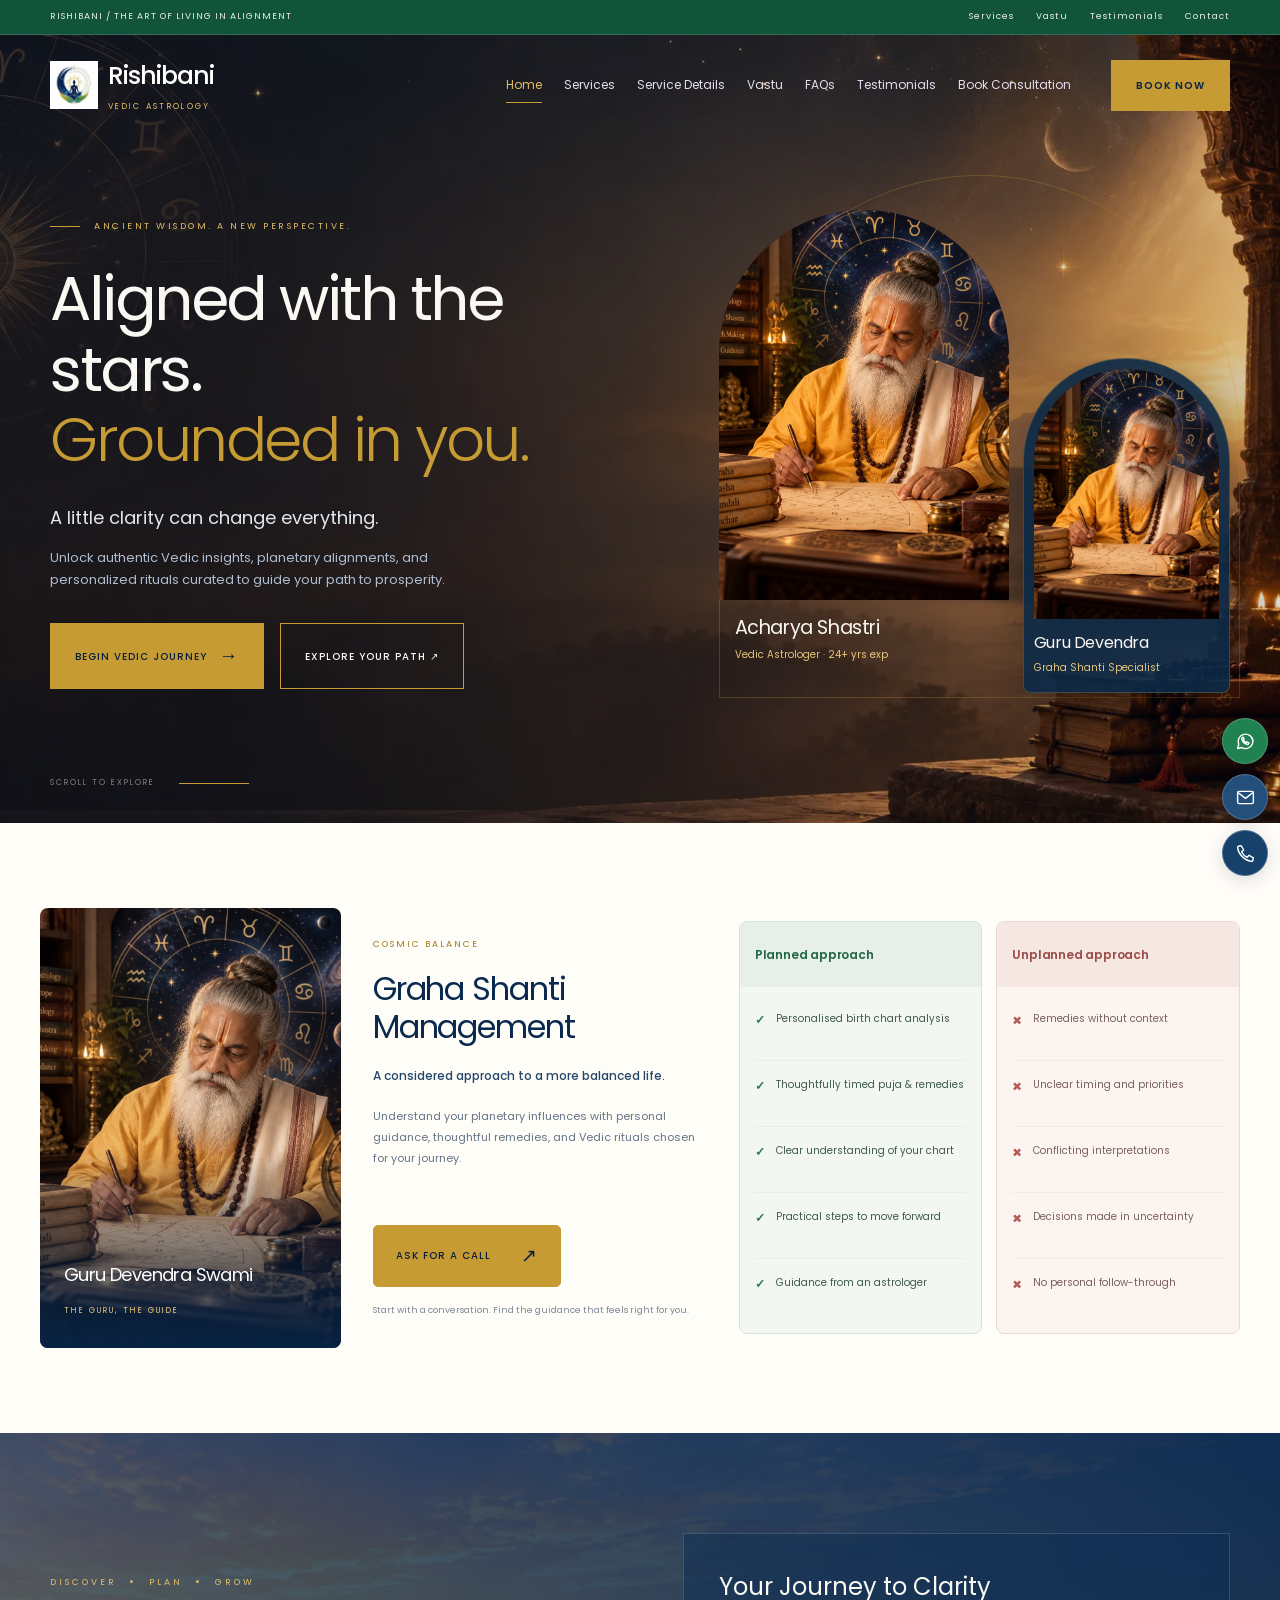
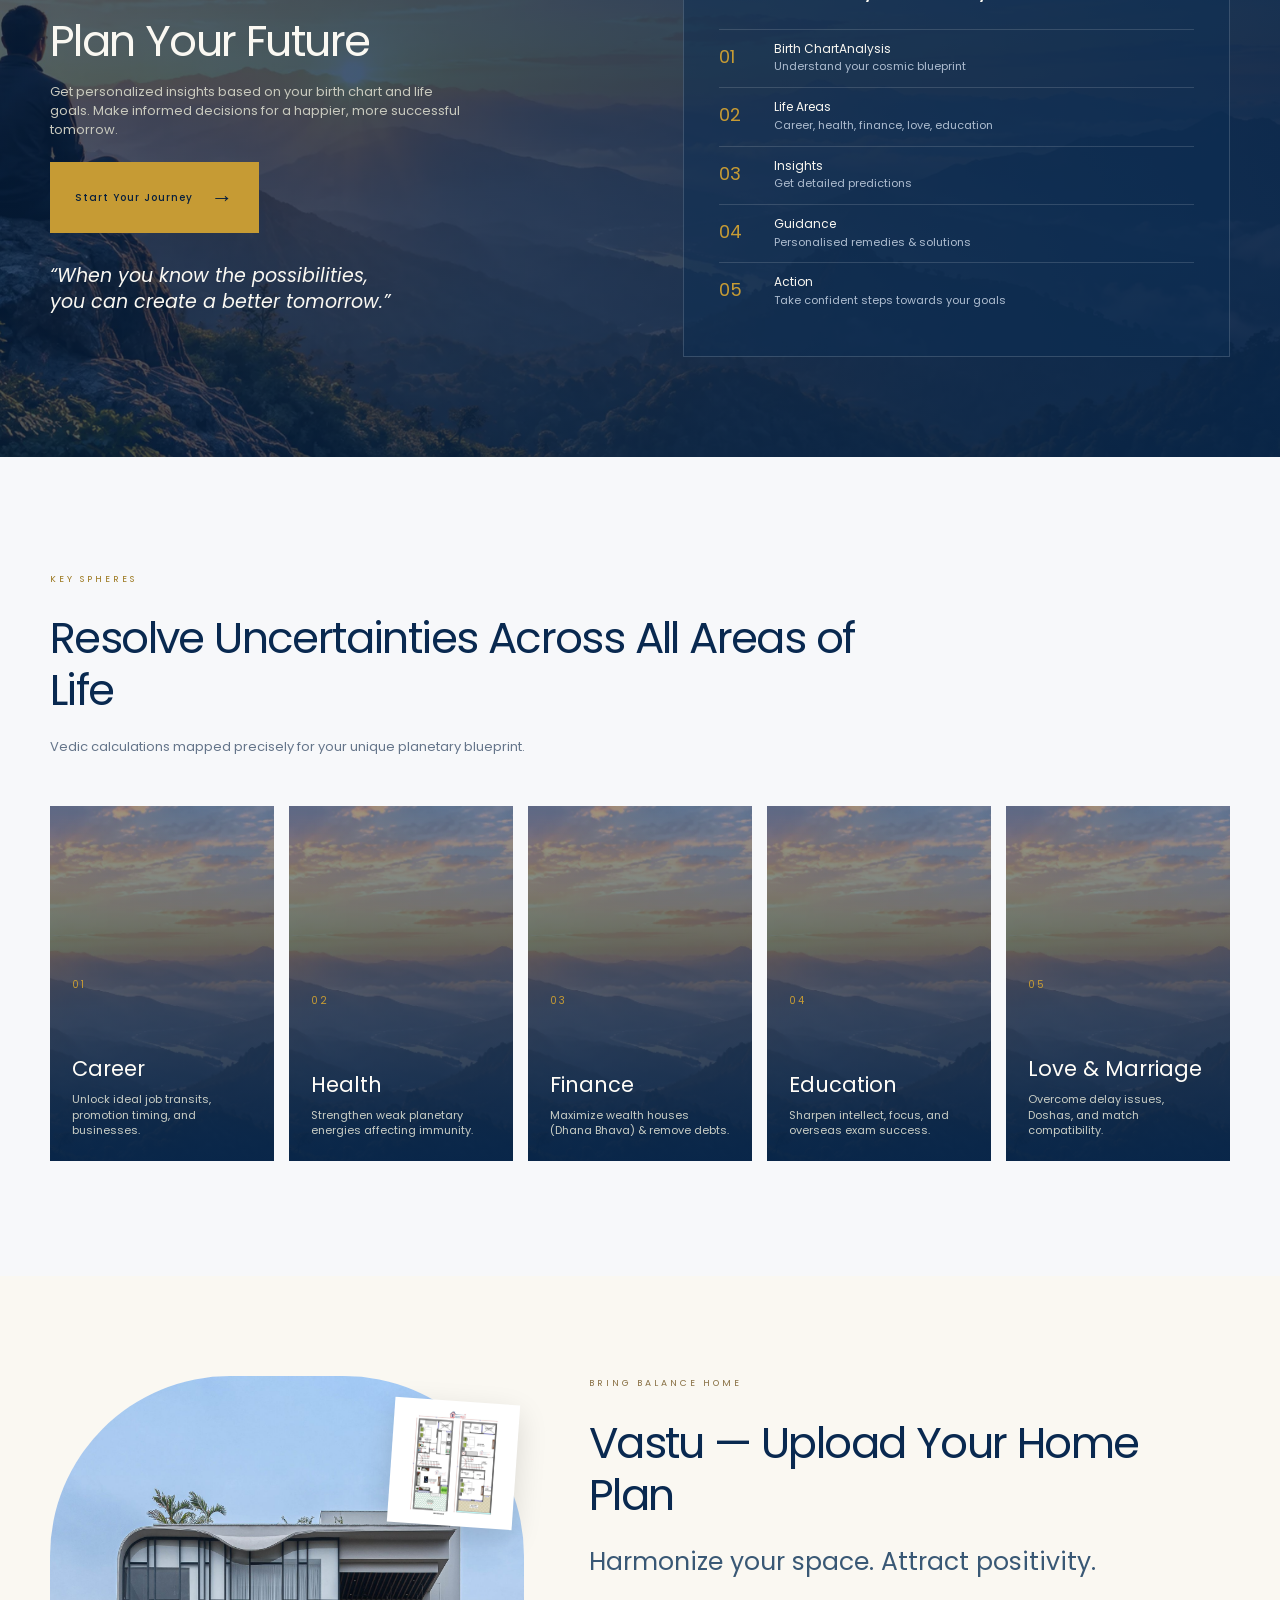
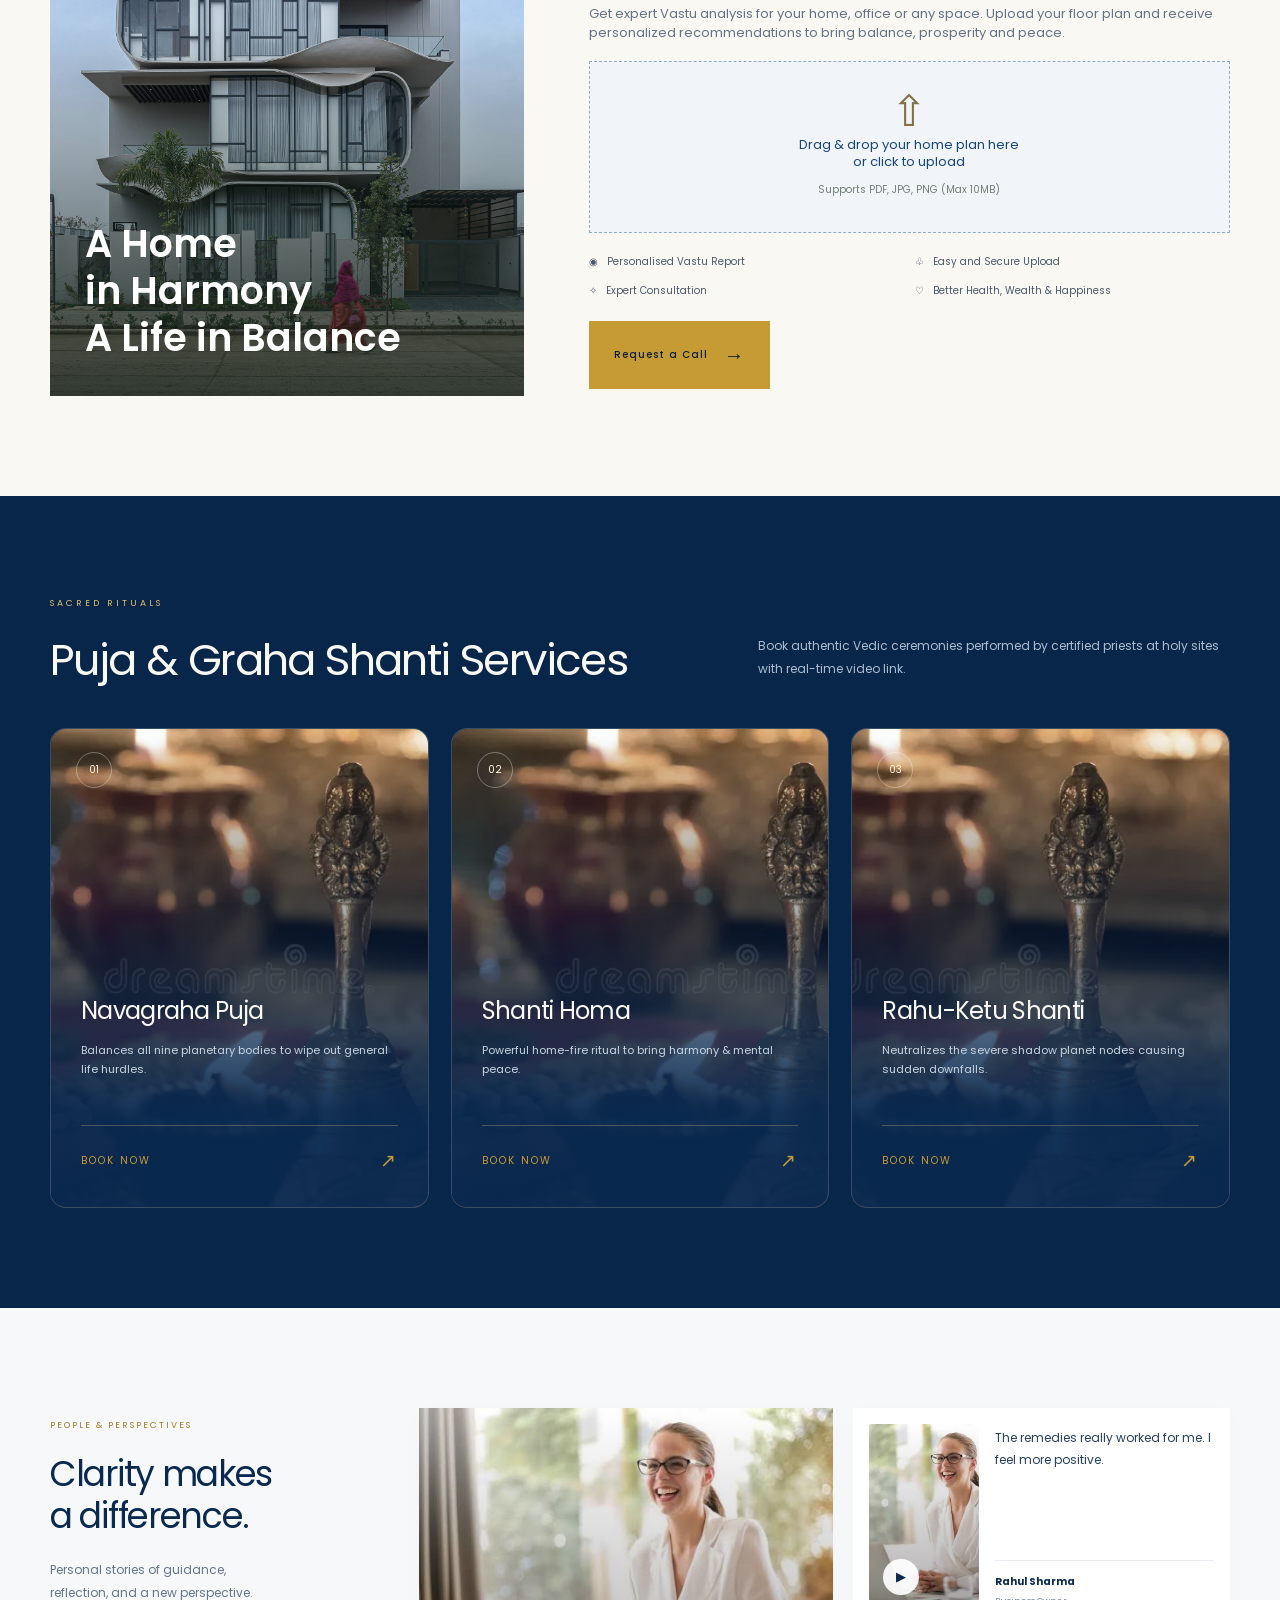
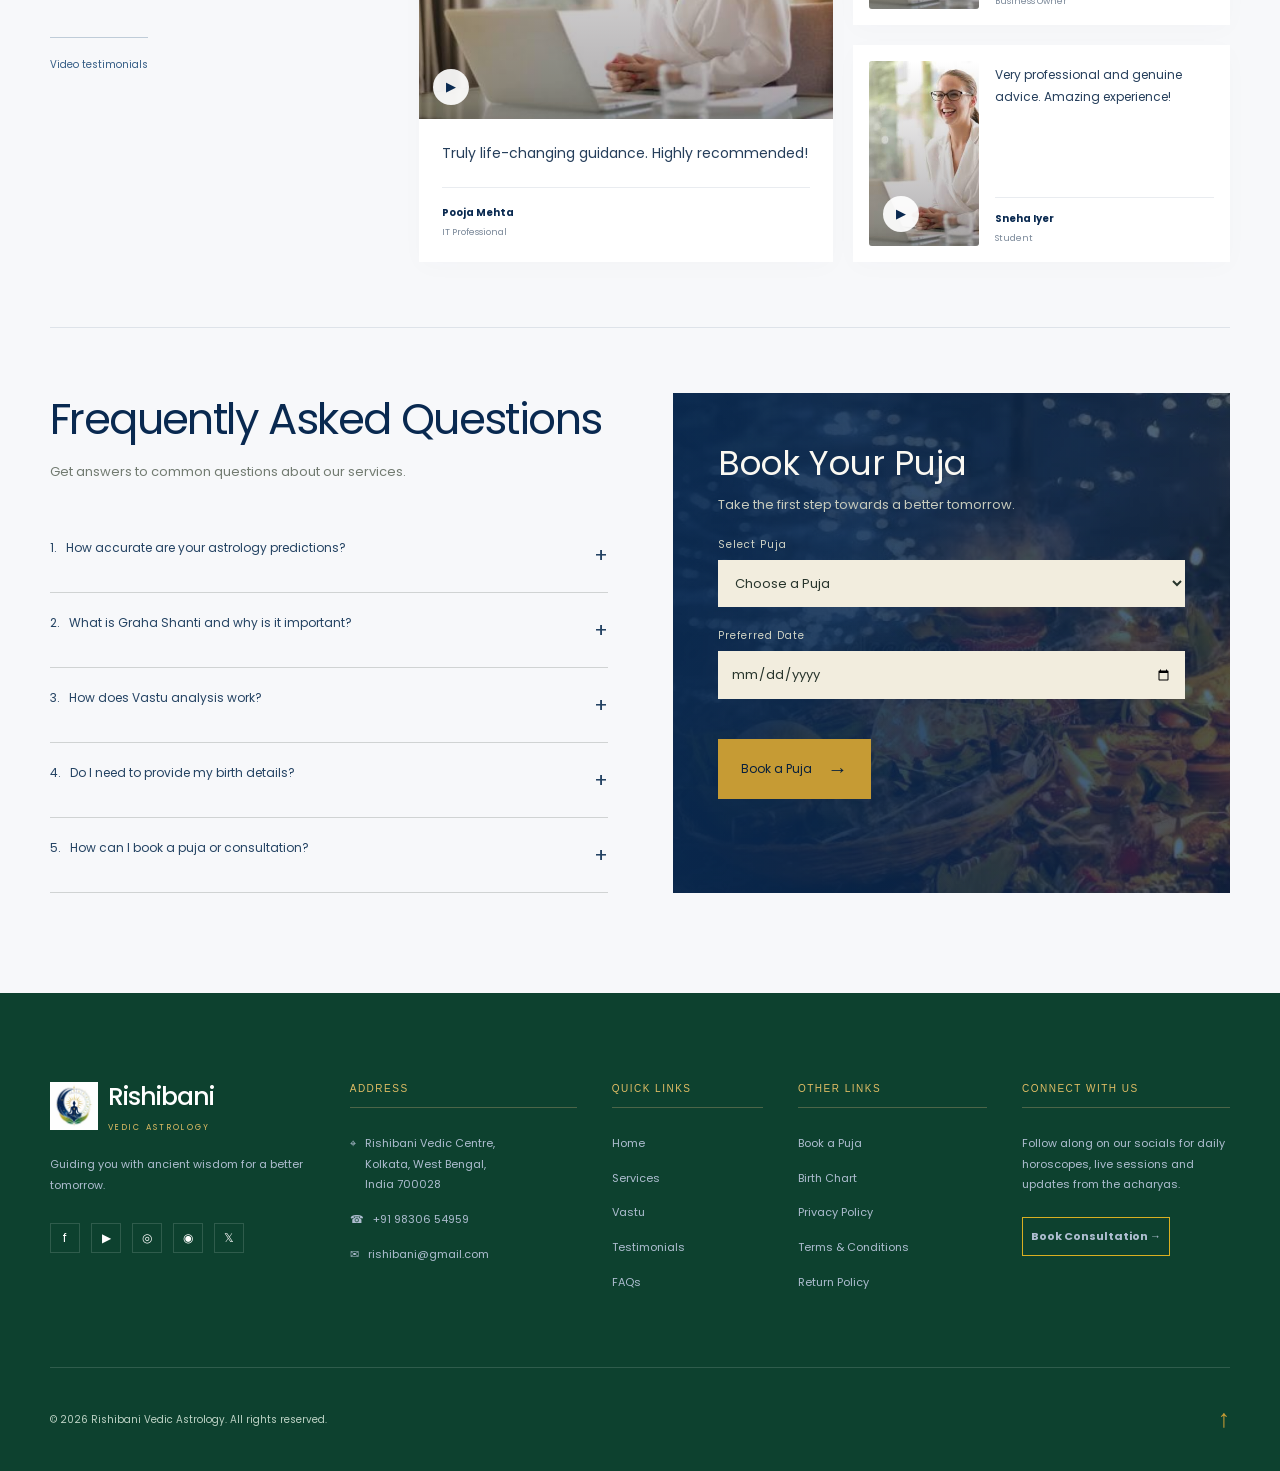
<file: index.html>
<!doctype html>
<html lang="en">
  <head>
    <meta charset="UTF-8" />
    <meta name="viewport" content="width=device-width, initial-scale=1.0" />
    <title>Rishibani — Guiding Your Stars</title>
    <link rel="preconnect" href="https://fonts.googleapis.com" />
    <link rel="preconnect" href="https://fonts.gstatic.com" crossorigin />
    <link rel="stylesheet" href="styles.css?v=4" />
    <link href="https://fonts.googleapis.com/css2?family=Poppins:wght@300;400;500;600;700&display=swap" rel="stylesheet" />
  </head>
  <body class="home-page">
    <div class="preloader" aria-hidden="true"><img decoding="async" src="assets/logo-optimized.webp" alt="" /><span>Rishibani</span><i></i></div>
    <header class="site-header">
      <div class="contact-bar">
        <div class="container"><span>☎ &nbsp;+91 98306 54959</span><span>✉ &nbsp;rishibani@gmail.com</span><div><a href="#services">Services</a><a href="#vastu">Vastu</a><a href="#testimonials">Testimonials</a><a href="#book">Contact</a><a href="#book">Login / Signup</a></div></div>
      </div>
      <nav class="nav container" aria-label="Main navigation">
        <a href="#home" class="brand" aria-label="Rishibani home">
          <img decoding="async" src="assets/logo-optimized.webp" alt="Rishibani logo" /><span><b>Rishibani</b><small>Vedic Astrology</small></span>
        </a>
        <button class="menu-toggle" aria-label="Open menu" aria-expanded="false"><span></span><span></span></button>
        <div class="nav-links">
          <a href="index.html" aria-current="page">Home</a>
          <a href="services.html">Services</a><a href="service-detail.html">Service Details</a><a href="#vastu">Vastu</a><a href="#faq">FAQs</a><a href="#testimonials">Testimonials</a><a href="booking.html">Book Consultation</a>
        </div>
        <a class="outline-button nav-cta" href="booking.html">Book Now</a>
      </nav>
    </header>
    <main class="hero" id="home">



      <section class="container hero-grid">
        <div class="hero-copy">
          <p class="eyebrow">ANCIENT WISDOM. A NEW PERSPECTIVE.</p>
          <h1>Aligned with the stars.<br /><em>Grounded in you.</em></h1>
          <p class="quote">A little clarity can change everything.</p>
          <p class="description">Unlock authentic Vedic insights, planetary alignments, and personalized rituals curated to guide your path to prosperity.</p>
          <div class="hero-actions">
            <a class="gold-button" href="#book">Begin Vedic Journey <span>→</span></a>
            <a class="outline-button" href="#journey">Explore your path ↗</a>
          </div>
        </div>

        <div class="guru-cards" aria-label="Our spiritual guides">
          <article class="guru-card card-shastri">
            <div class="portrait portrait-one"><img decoding="async" src="assets/astologer-optimized.webp" alt="Vedic astrologer reading a birth chart" /></div>
            <h2>Acharya Shastri</h2><p>Vedic Astrologer · 24+ yrs exp</p>
          </article>
          <article class="guru-card card-devendra">
            <div class="portrait portrait-two"><img decoding="async" src="assets/astologer-optimized.webp" alt="Vedic astrologer reading a birth chart" /></div>
            <h2>Guru Devendra</h2><p>Graha Shanti Specialist</p>
          </article>
        </div>
      </section>
      <p class="scroll-cue">SCROLL TO EXPLORE <i></i></p>
    </main>

    <section class="shanti-section" id="services">
      <div class="container shanti-grid">
        <article class="feature-guru-card">
          <img loading="lazy" decoding="async" src="assets/astologer-optimized.webp" alt="Guru Devendra Swami, Vedic astrologer" />
          <h2>Guru Devendra Swami</h2>
          <p>The Guru, The Guide</p>
        </article>
        <div class="shanti-copy">
          <p class="section-kicker">COSMIC BALANCE</p>
          <h2>Graha Shanti Management</h2>
          <p class="shanti-lead">A considered approach to a more balanced life.</p>
          <p class="section-intro">Understand your planetary influences with personal guidance, thoughtful remedies, and Vedic rituals chosen for your journey.</p>
          <a class="gold-button shanti-cta" href="#book">Ask for a call <span>↗</span></a>
          <p class="shanti-note">Start with a conversation. Find the guidance that feels right for you.</p>
        </div>
          <div class="outcome-grid">
            <article class="outcome planned">
              <div><h3>Planned approach</h3></div>
              <ul><li>Personalised birth chart analysis</li><li>Thoughtfully timed puja &amp; remedies</li><li>Clear understanding of your chart</li><li>Practical steps to move forward</li><li>Guidance from an astrologer</li></ul>
            </article>
            <article class="outcome chaos">
              <div><h3>Unplanned approach</h3></div>
              <ul><li>Remedies without context</li><li>Unclear timing and priorities</li><li>Conflicting interpretations</li><li>Decisions made in uncertainty</li><li>No personal follow-through</li></ul>
            </article>
          </div>
      </div>
    </section>

    <section class="future-section" id="journey">
      <div class="future-image" role="img" aria-label="A person meditating at sunrise in the mountains"></div>
      <div class="future-overlay"></div>
      <div class="container future-layout">
        <div class="future-copy">
          <p class="future-kicker">DISCOVER <b>•</b> PLAN <b>•</b> GROW</p>
          <h2>Plan Your Future</h2>
          <p>Get personalized insights based on your birth chart and life goals. Make informed decisions for a happier, more successful tomorrow.</p>
          <a class="journey-button" href="#book">Start Your Journey <span>→</span></a>
          <blockquote>“When you know the possibilities,<br />you can create a better tomorrow.”</blockquote>
        </div>
        <div class="journey-card">
          <h3>Your Journey to Clarity</h3>
          <div class="journey-steps">
            <article><i class="step-icon chart">✧</i><h4>Birth Chart<br />Analysis</h4><p>Understand your cosmic blueprint</p></article><b>→</b>
            <article><i class="step-icon life">✿</i><h4>Life Areas</h4><p>Career, health, finance, love, education</p></article><b>→</b>
            <article><i class="step-icon insight">♧</i><h4>Insights</h4><p>Get detailed predictions</p></article><b>→</b>
            <article><i class="step-icon guide">♧</i><h4>Guidance</h4><p>Personalised remedies &amp; solutions</p></article><b>→</b>
            <article><i class="step-icon action">➶</i><h4>Action</h4><p>Take confident steps towards your goals</p></article>
          </div>
        </div>
      </div>
    </section>

    <section class="spheres-section" id="life-areas">
      <div class="container">
        <header class="spheres-heading">
          <p>KEY SPHERES</p>
          <h2>Resolve Uncertainties Across All Areas of Life</h2>
          <span>Vedic calculations mapped precisely for your unique planetary blueprint.</span>
        </header>
        <div class="sphere-grid">
          <article class="sphere-card career"><img loading="lazy" decoding="async" src="assets/p1-optimized.webp" alt="Career guidance" /><div class="sphere-content"><i>▣</i><h3>Career</h3><p>Unlock ideal job transits, promotion timing, and businesses.</p></div></article>
          <article class="sphere-card health"><img loading="lazy" decoding="async" src="assets/p1-optimized.webp" alt="Health guidance" /><div class="sphere-content"><i>〽</i><h3>Health</h3><p>Strengthen weak planetary energies affecting immunity.</p></div></article>
          <article class="sphere-card finance"><img loading="lazy" decoding="async" src="assets/p1-optimized.webp" alt="Finance guidance" /><div class="sphere-content"><i>$</i><h3>Finance</h3><p>Maximize wealth houses (Dhana Bhava) &amp; remove debts.</p></div></article>
          <article class="sphere-card education"><img loading="lazy" decoding="async" src="assets/p1-optimized.webp" alt="Education guidance" /><div class="sphere-content"><i>▤</i><h3>Education</h3><p>Sharpen intellect, focus, and overseas exam success.</p></div></article>
          <article class="sphere-card love"><img loading="lazy" decoding="async" src="assets/p1-optimized.webp" alt="Love and marriage guidance" /><div class="sphere-content"><i>♡</i><h3>Love &amp; Marriage</h3><p>Overcome delay issues, Doshas, and match compatibility.</p></div></article>
        </div>
      </div>
    </section>


    <section class="vastu-section" id="vastu">
      <div class="container vastu-layout">
        <div class="vastu-house">
          <img loading="lazy" decoding="async" src="assets/house.jpg" alt="Modern home for Vastu consultation" />
          <p>A Home<br />in Harmony<br />A Life in Balance</p>
        </div>
        <div class="vastu-details">
          <p class="vastu-label">BRING BALANCE HOME</p>
          <h2>Vastu — Upload Your Home Plan</h2>
          <h3>Harmonize your space. Attract positivity.</h3>
          <p>Get expert Vastu analysis for your home, office or any space. Upload your floor plan and receive personalized recommendations to bring balance, prosperity and peace.</p>
          <div class="vastu-actions">
            <label class="upload-box" for="home-plan"><span>⇧</span><strong>Drag &amp; drop your home plan here<br />or click to upload</strong><small>Supports PDF, JPG, PNG (Max 10MB)</small></label>
            <input id="home-plan" type="file" accept=".pdf,image/png,image/jpeg" hidden />
            <div class="vastu-benefits"><span>◉ &nbsp; Personalised Vastu Report</span><span>♧ &nbsp; Easy and Secure Upload</span><span>✧ &nbsp; Expert Consultation</span><span>♡ &nbsp; Better Health, Wealth &amp; Happiness</span><a class="vastu-button" href="#book">Request a Call <b>→</b></a></div>
          </div>
        </div>
        <div class="vastu-plan"><img loading="lazy" decoding="async" src="assets/blue.webp" alt="Example home floor plan" /><p>“The right space creates<br />the right energy.”</p></div>
      </div>
    </section>

    <section class="rituals-section" id="rituals">
      <div class="container">
        <header class="rituals-heading">
          <p>SACRED RITUALS</p>
          <h2>Puja &amp; Graha Shanti Services</h2>
          <span>Book authentic Vedic ceremonies performed by certified priests at holy sites with real-time video link.</span>
        </header>
        <div class="ritual-grid">
          <article class="ritual-card"><img loading="lazy" decoding="async" src="assets/ganesh.webp" alt="Ganesh Puja altar" /><div><h3>Navagraha Puja</h3><p>Balances all nine planetary bodies to wipe out general life hurdles.</p><a href="#book">Book Now</a></div></article>
          <article class="ritual-card"><img loading="lazy" decoding="async" src="assets/ganesh.webp" alt="Ganesh Puja altar" /><div><h3>Shanti Homa</h3><p>Powerful home-fire ritual to bring harmony &amp; mental peace.</p><a href="#book">Book Now</a></div></article>
          <article class="ritual-card"><img loading="lazy" decoding="async" src="assets/ganesh.webp" alt="Ganesh Puja altar" /><div><h3>Rahu-Ketu Shanti</h3><p>Neutralizes the severe shadow planet nodes causing sudden downfalls.</p><a href="#book">Book Now</a></div></article>
        </div>
      </div>
    </section>

    <section class="support-section">
      <div class="support-faq" id="faq">
        <div class="support-title"><h2>Frequently Asked Questions</h2><a href="#faq">View All FAQs →</a><p>Get answers to common questions about our services.</p></div>
        <div class="faq-list">
          <details><summary>1. &nbsp; How accurate are your astrology predictions?</summary><p>Our guidance is based on traditional Vedic principles and the details you share.</p></details>
          <details><summary>2. &nbsp; What is Graha Shanti and why is it important?</summary><p>It is a Vedic ceremony intended to harmonise planetary influences.</p></details>
          <details><summary>3. &nbsp; How does Vastu analysis work?</summary><p>We review your plan and recommend practical spatial corrections.</p></details>
          <details><summary>4. &nbsp; Do I need to provide my birth details?</summary><p>Your birth date, time, and location help personalise the consultation.</p></details>
          <details><summary>5. &nbsp; How can I book a puja or consultation?</summary><p>Select a service and submit the booking form to get started.</p></details>
        </div>
      </div>
      <div class="support-testimonials" id="testimonials">
        <div class="support-title"><p class="testimonial-kicker">PEOPLE &amp; PERSPECTIVES</p><h2>Clarity makes<br />a difference.</h2><p>Personal stories of guidance,<br />reflection, and a new perspective.</p><span class="testimonial-label">Video testimonials</span></div>
        <div class="testimonial-grid">
          <article><div class="video-thumb"><img loading="lazy" decoding="async" src="assets/test.jpeg" alt="Video testimonial from Pooja Mehta" /><button aria-label="Play Pooja's video">▶</button><span>01:28</span></div><q>Truly life-changing guidance. Highly recommended!</q><p><b>Pooja Mehta</b><small>IT Professional</small></p></article>
          <article><div class="video-thumb"><img loading="lazy" decoding="async" src="assets/test.jpeg" alt="Video testimonial from Rahul Sharma" /><button aria-label="Play Rahul's video">▶</button><span>00:54</span></div><q>The remedies really worked for me. I feel more positive.</q><p><b>Rahul Sharma</b><small>Business Owner</small></p></article>
          <article><div class="video-thumb"><img loading="lazy" decoding="async" src="assets/test.jpeg" alt="Video testimonial from Sneha Iyer" /><button aria-label="Play Sneha's video">▶</button><span>00:42</span></div><q>Very professional and genuine advice. Amazing experience!</q><p><b>Sneha Iyer</b><small>Student</small></p></article>
        </div>
      </div>
      <aside class="puja-booking" id="book">
        <h2>Book Your Puja</h2><p>Take the first step towards a better tomorrow.</p>
        <label>Select Puja<select><option>Choose a Puja</option><option>Navagraha Puja</option><option>Shanti Homa</option><option>Rahu-Ketu Shanti</option></select></label>
        <label>Preferred Date<input type="date" /></label>
        <a href="#book">Book a Puja <span>→</span></a>
      </aside>
    </section>

    <footer class="site-footer">
      <div class="container footer-grid">
        <div class="footer-brand"><a class="brand" href="#home"><img loading="lazy" decoding="async" src="assets/logo-optimized.webp" alt="Rishibani logo" /><span><b>Rishibani</b><small>Vedic Astrology</small></span></a><p>Guiding you with ancient wisdom for a better tomorrow.</p><div class="social-links"><a href="#home">f</a><a href="#home">▶</a><a href="#home">◎</a><a href="#home">◉</a><a href="#home">𝕏</a></div></div>
        <div><h3>Address</h3><p class="footer-address">⌖ &nbsp; Rishibani Vedic Centre,<br />&nbsp;&nbsp;&nbsp;&nbsp; Kolkata, West Bengal,<br />&nbsp;&nbsp;&nbsp;&nbsp; India 700028</p><p>☎ &nbsp; +91 98306 54959</p><p>✉ &nbsp; rishibani@gmail.com</p></div>
        <div><h3>Quick Links</h3><a href="#home">Home</a><a href="#services">Services</a><a href="#vastu">Vastu</a><a href="#testimonials">Testimonials</a><a href="#faq">FAQs</a></div>
        <div><h3>Other Links</h3><a href="#book">Book a Puja</a><a href="#book">Birth Chart</a><a href="#home">Privacy Policy</a><a href="#home">Terms &amp; Conditions</a><a href="#home">Return Policy</a></div>
        <div><h3>Connect With Us</h3><p class="connect-copy">Follow along on our socials for daily horoscopes, live sessions and updates from the acharyas.</p><a class="footer-cta" href="#book">Book Consultation →</a></div>
      </div>
      <div class="footer-bottom container"><span>© 2026 Rishibani Vedic Astrology. All rights reserved.</span><a href="#home" aria-label="Back to top">↑</a></div>
    </footer>
    <nav class="contact-dock" aria-label="Quick contact">
      <a class="dock-whatsapp" href="https://wa.me/919830654959" target="_blank" rel="noopener noreferrer" aria-label="Chat on WhatsApp"><svg viewBox="0 0 24 24" aria-hidden="true"><path d="M20.5 11.5a8.5 8.5 0 0 1-12.7 7.4L3 20l1.2-4.6a8.5 8.5 0 1 1 16.3-3.9Z"/><path d="M8.4 7.6c-.7.2-.9 1.1-.6 2 .8 2.7 3 4.9 5.7 5.7.9.3 1.8.1 2-.6l.4-1.1-2.2-1.1-.8.9c-1.5-.7-2.7-1.9-3.4-3.4l.9-.8-1.1-2.2Z"/></svg><span>WhatsApp</span></a>
      <a class="dock-mail" href="mailto:rishibani@gmail.com" aria-label="Email Rishibani"><svg viewBox="0 0 24 24" aria-hidden="true"><rect x="3" y="5" width="18" height="14" rx="2"/><path d="m3 6 9 7 9-7"/></svg><span>Email us</span></a>
      <a class="dock-call" href="tel:+919830654959" aria-label="Call Rishibani"><svg viewBox="0 0 24 24" aria-hidden="true"><path d="m7 3 3 5-2.5 2a14 14 0 0 0 6.5 6.5l2-2.5 5 3-.7 3c-.2.8-1 1.2-1.8 1C10.8 19.8 4.2 13.2 3 5.5 2.8 4.7 3.2 4 4 3.7Z"/></svg><span>Call us</span></a>
      <button class="scroll-top" type="button" aria-label="Scroll to top" hidden><svg viewBox="0 0 24 24" aria-hidden="true"><path d="m5 11 7-7 7 7M12 4v16"/></svg><span>Back to top</span></button>
    </nav>
    <script src="script.js"></script>
  </body>
</html>
</file>
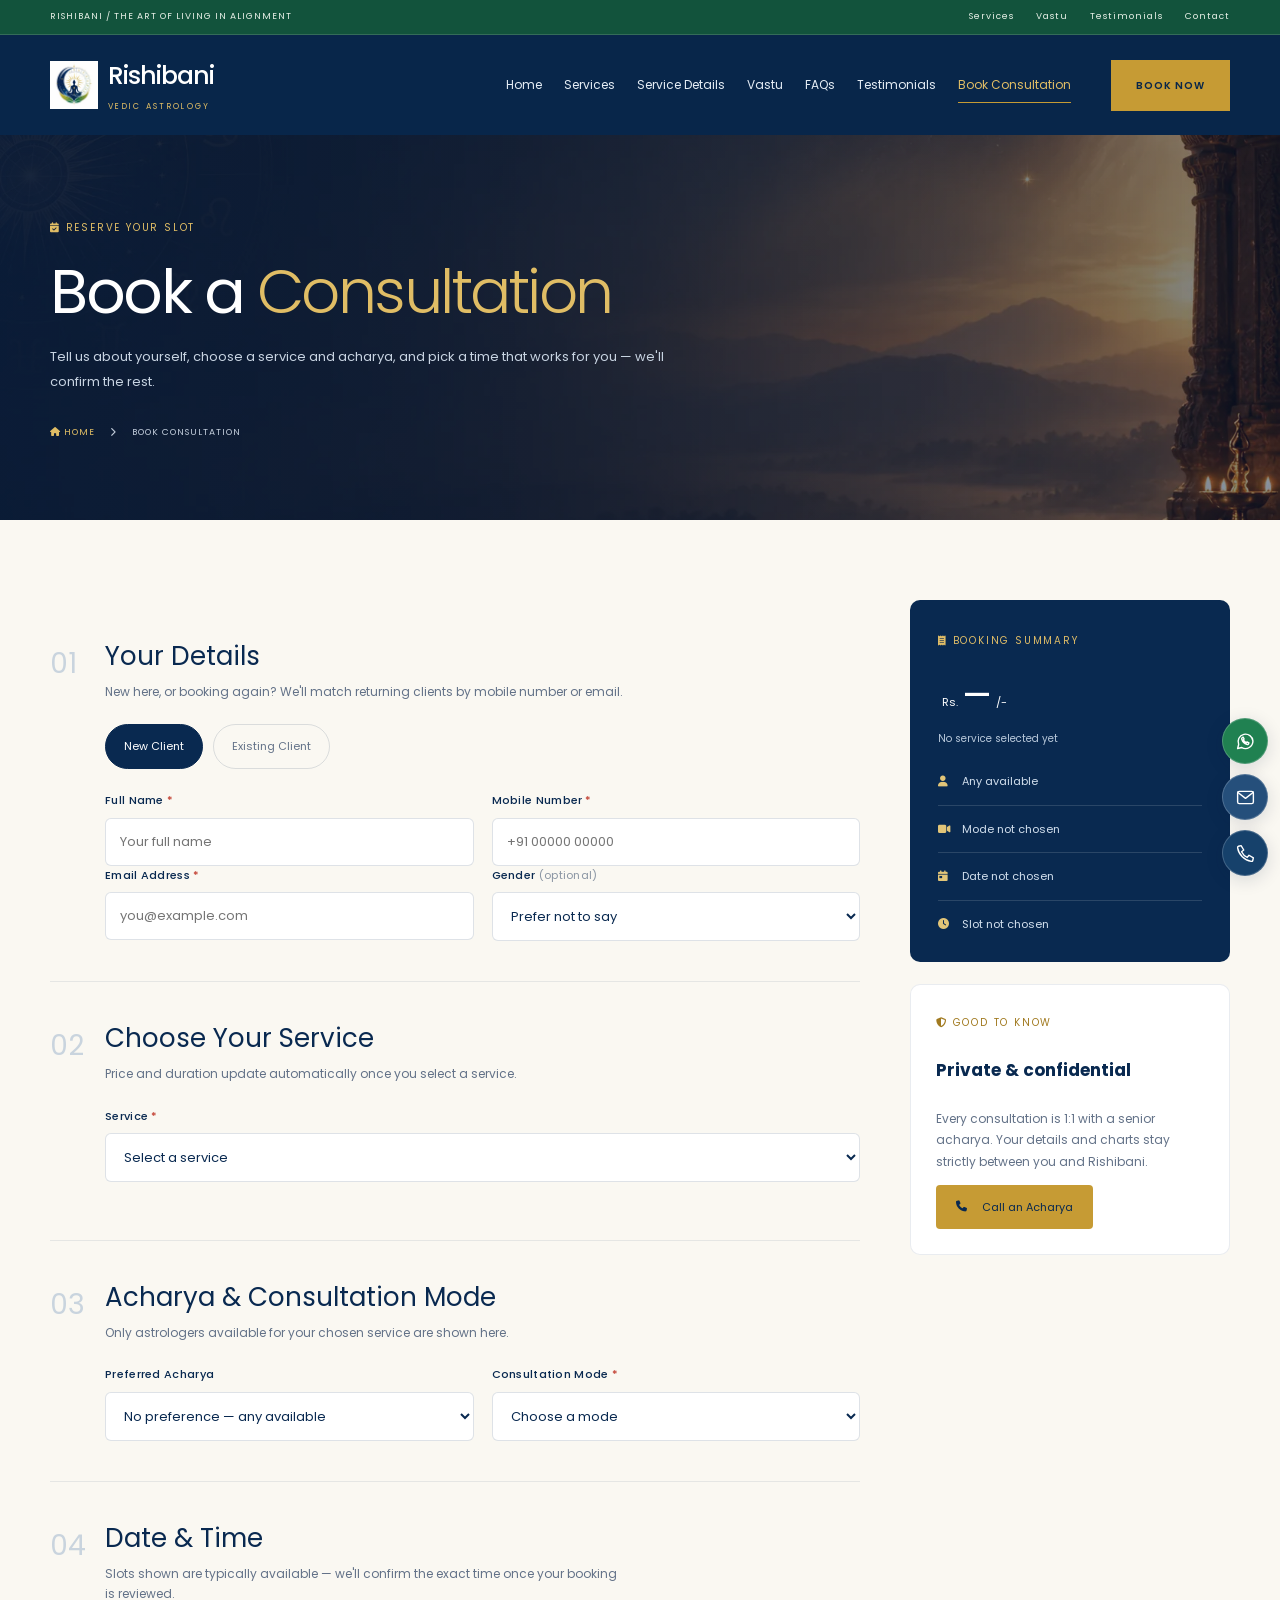
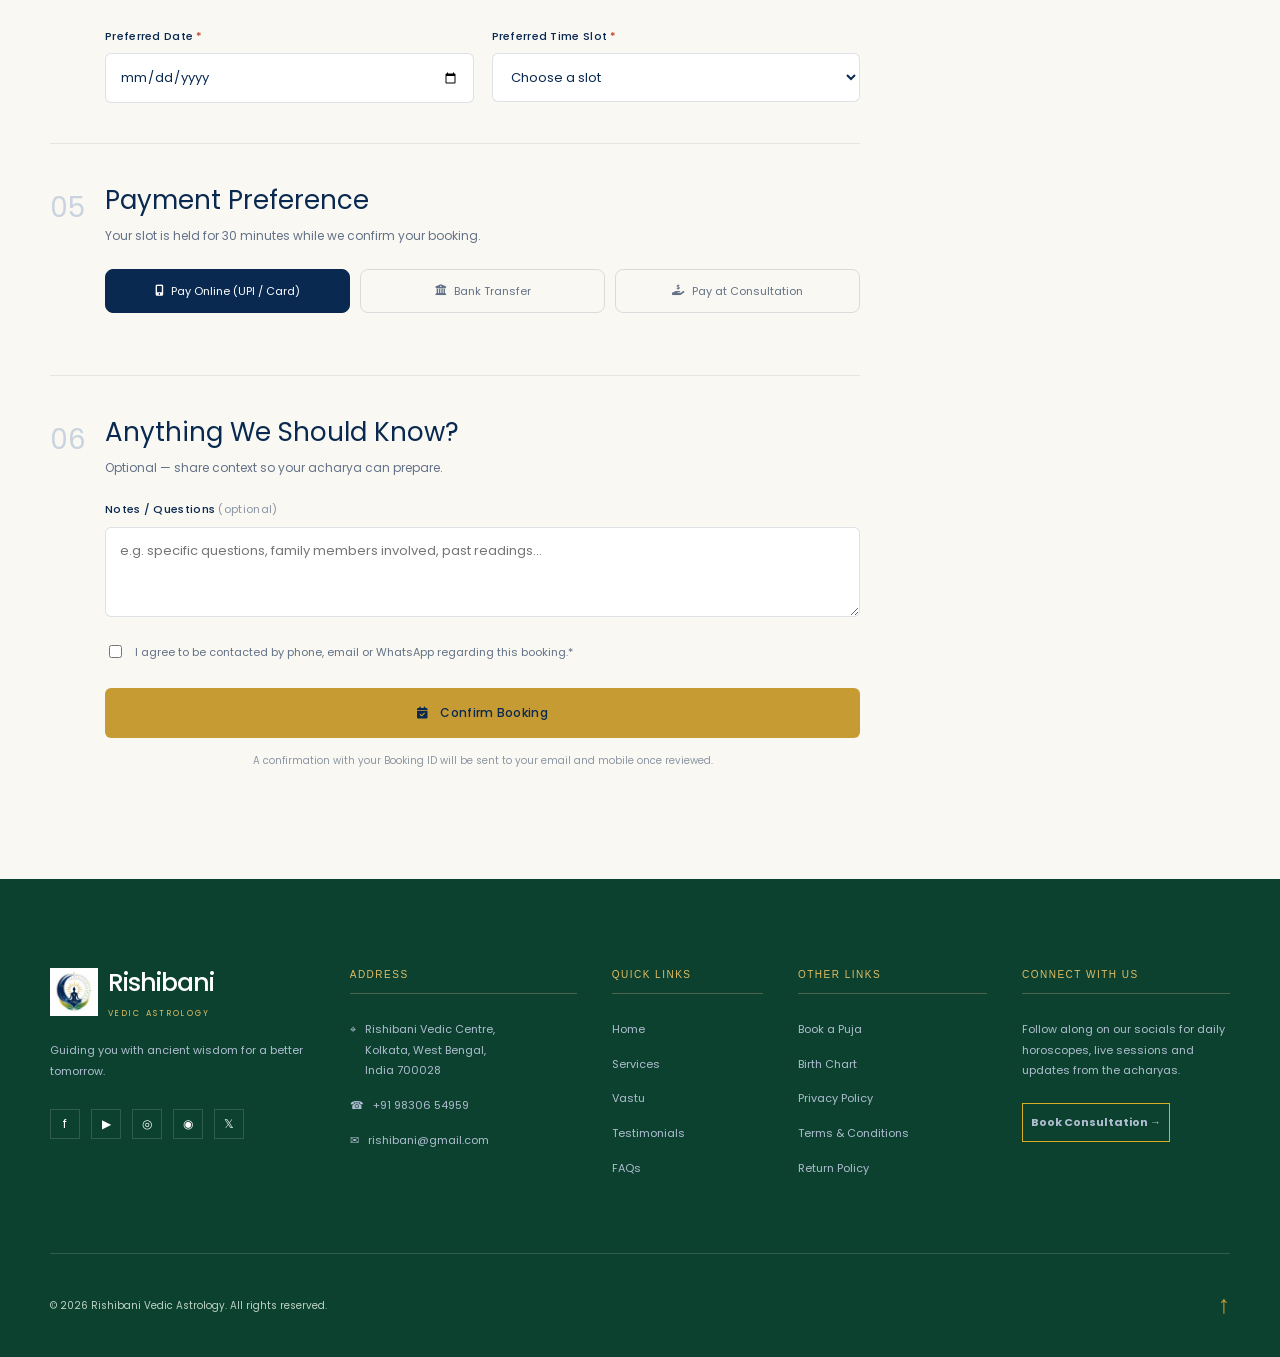
<file: booking.html>
<!doctype html>
<html lang="en">
  <head>
    <meta charset="utf-8" />
    <meta name="viewport" content="width=device-width, initial-scale=1" />
    <title>Book a Consultation — Rishibani</title>
    <meta name="description" content="Book your Vedic astrology consultation with Rishibani — choose your service, acharya, chamber and preferred slot in one place." />
    <link rel="preconnect" href="https://fonts.googleapis.com" />
    <link rel="preconnect" href="https://fonts.gstatic.com" crossorigin />
    <link href="https://fonts.googleapis.com/css2?family=Poppins:wght@300;400;500;600;700;800&display=swap" rel="stylesheet" />
    <link rel="stylesheet" href="https://cdnjs.cloudflare.com/ajax/libs/font-awesome/6.5.2/css/all.min.css" />
    <link rel="icon" type="image/png" href="assets/logo-optimized.webp" />
    <link rel="stylesheet" href="styles.css?v=4" />
  </head>
  <body class="inner-page">

    <div class="preloader" aria-hidden="true"><img src="assets/logo-optimized.webp" alt="" /><span>Rishibani</span><i></i></div>
    <header class="hero inner-header site-header" id="home">

      <div class="contact-bar">
        <div class="container"><span>☎ &nbsp;+91 98306 54959</span><span>✉ &nbsp;rishibani@gmail.com</span><div><a href="services.html">Services</a><a href="index.html#vastu">Vastu</a><a href="index.html#testimonials">Testimonials</a><a href="index.html#book">Contact</a><a href="index.html#book">Login / Signup</a></div></div>
      </div>
      <nav class="nav container" aria-label="Main navigation">
        <a href="index.html" class="brand" aria-label="Rishibani home">
          <img src="assets/logo-optimized.webp" alt="Rishibani logo" /><span><b>Rishibani</b><small>Vedic Astrology</small></span>
        </a>
        <button class="menu-toggle" aria-label="Open menu" aria-expanded="false"><span></span><span></span></button>
        <div class="nav-links">
          <a href="index.html">Home</a>
          <a href="services.html">Services</a><a href="service-detail.html">Service Details</a><a href="index.html#vastu">Vastu</a><a href="index.html#faq">FAQs</a><a href="index.html#testimonials">Testimonials</a><a href="booking.html" aria-current="page">Book Consultation</a>
        </div>
        <a class="outline-button nav-cta" href="booking.html">Book Now</a>
      </nav>

    </header>

    <!-- Hero / breadcrumb -->
    <section class="page-hero page-hero-img" style="--hero-img:url('assets/h2-optimized.webp')">
      <div class="ph-bg" aria-hidden="true"></div>
      <div class="ph-orbs" aria-hidden="true">
        <span class="orb-a"></span><span class="orb-b"></span><span class="orb-c"></span>
      </div>
      <div class="container ph-inner">
        <span class="ph-eyebrow"><i class="fa-solid fa-calendar-check"></i> Reserve Your Slot</span>
        <h1>Book a <em>Consultation</em></h1>
        <p>Tell us about yourself, choose a service and acharya, and pick a time that works for you — we'll confirm the rest.</p>
        <nav class="crumb" aria-label="Breadcrumb">
          <a href="./index.html"><i class="fa-solid fa-house"></i> HOME</a>
          <span class="crumb-sep"><i class="fa-solid fa-chevron-right"></i></span>
          <span class="crumb-current">BOOK CONSULTATION</span>
        </nav>
      </div>
    </section>

    <!-- Booking form -->
    <section class="bkg-wrap">
      <div class="container bkg-grid">

        <!-- Form -->
        <form class="bkg-form" id="booking-form" novalidate>

          <!-- Step 1 (implicit): booking source, fixed for the website -->
          <input type="hidden" name="booking_source" value="Website" />

          <!-- Step 2: Select client -->
          <div class="bkg-section" id="bkg-client">
            <span class="bkg-num">01</span>
            <div class="bkg-section-head">
              <h2>Your Details</h2>
              <p>New here, or booking again? We'll match returning clients by mobile number or email.</p>
            </div>
            <div class="bkg-toggle" role="radiogroup" aria-label="Client type">
              <label><input type="radio" name="client_type" value="new" checked /><span>New Client</span></label>
              <label><input type="radio" name="client_type" value="existing" /><span>Existing Client</span></label>
            </div>
            <div class="bkg-row">
              <div class="bkg-field">
                <label for="full-name">Full Name<span class="req">*</span></label>
                <input type="text" id="full-name" name="full_name" placeholder="Your full name" required />
              </div>
              <div class="bkg-field">
                <label for="mobile">Mobile Number<span class="req">*</span></label>
                <input type="tel" id="mobile" name="mobile" placeholder="+91 00000 00000" required />
              </div>
            </div>
            <div class="bkg-row">
              <div class="bkg-field">
                <label for="email">Email Address<span class="req">*</span></label>
                <input type="email" id="email" name="email" placeholder="you@example.com" required />
              </div>
              <div class="bkg-field">
                <label for="gender">Gender <span class="opt">(optional)</span></label>
                <select id="gender" name="gender">
                  <option value="">Prefer not to say</option>
                  <option value="female">Female</option>
                  <option value="male">Male</option>
                  <option value="other">Other</option>
                </select>
              </div>
            </div>
          </div>

          <!-- Step 3: Select service -->
          <div class="bkg-section" id="bkg-service">
            <span class="bkg-num">02</span>
            <div class="bkg-section-head">
              <h2>Choose Your Service</h2>
              <p>Price and duration update automatically once you select a service.</p>
            </div>
            <div class="bkg-field">
              <label for="service">Service<span class="req">*</span></label>
              <select id="service" name="service" required>
                <option value="" data-price="" data-birth="0" selected disabled>Select a service</option>
                <option value="Manglik &amp; Match Making Analysis" data-price="15,000" data-birth="1">Manglik &amp; Match Making Analysis — Rs. 15,000</option>
                <option value="Janma Kundali" data-price="7,500" data-birth="1">Janma Kundali — Rs. 7,500</option>
                <option value="Palm Reading &amp; Hora Analysis" data-price="1,500" data-birth="0">Palm Reading &amp; Hora Analysis — Rs. 1,500</option>
                <option value="General Prediction" data-price="1,505" data-birth="1">General Prediction — Rs. 1,505</option>
                <option value="Vastu Visit" data-price="15,000" data-birth="0">Vastu Visit — Rs. 15,000</option>
                <option value="Numerological Analysis &amp; Name Correction" data-price="15,000" data-birth="1">Numerological Analysis &amp; Name Correction — Rs. 15,000</option>
              </select>
            </div>

            <div class="bkg-birth" id="bkg-birth" hidden>
              <p class="bkg-birth-note"><i class="fa-solid fa-circle-info"></i> This service works best with accurate birth details. Don't know the exact time? Leave it blank — we'll offer a Palm + Hora reading instead.</p>
              <div class="bkg-row">
                <div class="bkg-field">
                  <label for="dob">Date of Birth</label>
                  <input type="date" id="dob" name="dob" />
                </div>
                <div class="bkg-field">
                  <label for="tob">Time of Birth <span class="opt">(if known)</span></label>
                  <input type="time" id="tob" name="tob" />
                </div>
              </div>
              <div class="bkg-field">
                <label for="pob">Place of Birth</label>
                <input type="text" id="pob" name="pob" placeholder="City, State" />
              </div>
            </div>
          </div>

          <!-- Step 4 + 5: Select astrologer + chamber -->
          <div class="bkg-section" id="bkg-astrologer">
            <span class="bkg-num">03</span>
            <div class="bkg-section-head">
              <h2>Acharya &amp; Consultation Mode</h2>
              <p>Only astrologers available for your chosen service are shown here.</p>
            </div>
            <div class="bkg-row">
              <div class="bkg-field">
                <label for="astrologer">Preferred Acharya</label>
                <select id="astrologer" name="astrologer">
                  <option value="Any available">No preference — any available</option>
                  <option value="Acharya Shastri">Acharya Shastri — Vedic Astrologer, 24+ yrs</option>
                  <option value="Guru Devendra">Guru Devendra — Graha Shanti Specialist</option>
                </select>
              </div>
              <div class="bkg-field">
                <label for="chamber">Consultation Mode<span class="req">*</span></label>
                <select id="chamber" name="chamber" required>
                  <option value="" selected disabled>Choose a mode</option>
                  <option value="Video Call">Video Call</option>
                  <option value="Phone Call">Phone Call</option>
                  <option value="Kolkata Chamber — In Person">Kolkata Chamber — In Person</option>
                </select>
              </div>
            </div>
          </div>

          <!-- Step 6 + 7: Select date + time slot -->
          <div class="bkg-section" id="bkg-slot">
            <span class="bkg-num">04</span>
            <div class="bkg-section-head">
              <h2>Date &amp; Time</h2>
              <p>Slots shown are typically available — we'll confirm the exact time once your booking is reviewed.</p>
            </div>
            <div class="bkg-row">
              <div class="bkg-field">
                <label for="date">Preferred Date<span class="req">*</span></label>
                <input type="date" id="date" name="date" required />
              </div>
              <div class="bkg-field">
                <label for="time-slot">Preferred Time Slot<span class="req">*</span></label>
                <select id="time-slot" name="time_slot" required>
                  <option value="" selected disabled>Choose a slot</option>
                  <option value="10:00 AM – 1:00 PM">10:00 AM – 1:00 PM</option>
                  <option value="2:00 PM – 5:00 PM">2:00 PM – 5:00 PM</option>
                  <option value="6:00 PM – 8:00 PM">6:00 PM – 8:00 PM</option>
                </select>
              </div>
            </div>
          </div>

          <!-- Step 8 + 9: Reserve slot + payment -->
          <div class="bkg-section" id="bkg-payment">
            <span class="bkg-num">05</span>
            <div class="bkg-section-head">
              <h2>Payment Preference</h2>
              <p>Your slot is held for 30 minutes while we confirm your booking.</p>
            </div>
            <div class="bkg-toggle bkg-toggle-wide" role="radiogroup" aria-label="Payment preference">
              <label><input type="radio" name="payment" value="Pay Online (UPI / Card)" checked /><span><i class="fa-solid fa-mobile-screen-button"></i> Pay Online (UPI / Card)</span></label>
              <label><input type="radio" name="payment" value="Bank Transfer" /><span><i class="fa-solid fa-building-columns"></i> Bank Transfer</span></label>
              <label><input type="radio" name="payment" value="Pay at Consultation" /><span><i class="fa-solid fa-hand-holding-dollar"></i> Pay at Consultation</span></label>
            </div>
          </div>

          <!-- Step 10 + 11: Confirm + notify -->
          <div class="bkg-section" id="bkg-confirm">
            <span class="bkg-num">06</span>
            <div class="bkg-section-head">
              <h2>Anything We Should Know?</h2>
              <p>Optional — share context so your acharya can prepare.</p>
            </div>
            <div class="bkg-field">
              <label for="notes">Notes / Questions <span class="opt">(optional)</span></label>
              <textarea id="notes" name="notes" rows="3" placeholder="e.g. specific questions, family members involved, past readings..."></textarea>
            </div>
            <label class="bkg-check">
              <input type="checkbox" id="terms" name="terms" required />
              <span>I agree to be contacted by phone, email or WhatsApp regarding this booking.<span class="req">*</span></span>
            </label>
            <button type="submit" class="bkg-submit"><i class="fa-solid fa-calendar-check"></i> Confirm Booking</button>
            <p class="bkg-form-note">A confirmation with your Booking ID will be sent to your email and mobile once reviewed.</p>
          </div>
        </form>

        <!-- Confirmation state -->
        <div class="bkg-success" id="booking-success" hidden>
          <span class="bkg-success-icon"><i class="fa-solid fa-check"></i></span>
          <h2>Booking Received</h2>
          <p>Thank you<span id="success-name"></span> — your request is on its way to our team.</p>
          <div class="bkg-success-id">Booking ID: <b id="success-id"></b></div>
          <ul class="bkg-success-list" id="success-summary"></ul>
          <p class="bkg-success-note">We'll confirm your slot and payment details over email and WhatsApp shortly.</p>
          <a href="index.html" class="btn-gold"><i class="fa-solid fa-house"></i> Back to Home</a>
        </div>

        <!-- Sidebar summary -->
        <aside class="bkg-side">
          <div class="bkg-summary">
            <span class="sd-book-eyebrow"><i class="fa-solid fa-receipt"></i> Booking Summary</span>
            <div class="bkg-summary-price">
              <span class="cur">Rs.</span><span class="amt" id="summary-price">—</span><span class="suf">/-</span>
            </div>
            <span class="sd-book-note" id="summary-service">No service selected yet</span>
            <ul class="bkg-summary-list">
              <li><i class="fa-solid fa-user"></i> <span id="summary-astrologer">Any available acharya</span></li>
              <li><i class="fa-solid fa-video"></i> <span id="summary-mode">Mode not chosen</span></li>
              <li><i class="fa-solid fa-calendar-day"></i> <span id="summary-date">Date not chosen</span></li>
              <li><i class="fa-solid fa-clock"></i> <span id="summary-time">Slot not chosen</span></li>
            </ul>
          </div>

          <div class="consult-card">
            <div class="cc-halo" aria-hidden="true"></div>
            <span class="cc-eyebrow"><i class="fa-solid fa-shield-halved"></i> Good to know</span>
            <h4>Private &amp; confidential</h4>
            <p>Every consultation is 1:1 with a senior acharya. Your details and charts stay strictly between you and Rishibani.</p>
            <a href="tel:+919830654959" class="cc-btn"><i class="fa-solid fa-phone"></i> Call an Acharya</a>
          </div>
        </aside>

      </div>
    </section>

    <footer class="site-footer">
      <div class="container footer-grid">
        <div class="footer-brand"><a class="brand" href="#home"><img src="assets/logo-optimized.webp" alt="Rishibani logo" /><span><b>Rishibani</b><small>Vedic Astrology</small></span></a><p>Guiding you with ancient wisdom for a better tomorrow.</p><div class="social-links"><a href="#home">f</a><a href="#home">▶</a><a href="#home">◎</a><a href="#home">◉</a><a href="#home">𝕏</a></div></div>
        <div><h3>Address</h3><p class="footer-address">⌖ &nbsp; Rishibani Vedic Centre,<br />&nbsp;&nbsp;&nbsp;&nbsp; Kolkata, West Bengal,<br />&nbsp;&nbsp;&nbsp;&nbsp; India 700028</p><p>☎ &nbsp; +91 98306 54959</p><p>✉ &nbsp; rishibani@gmail.com</p></div>
        <div><h3>Quick Links</h3><a href="index.html">Home</a><a href="services.html">Services</a><a href="index.html#vastu">Vastu</a><a href="index.html#testimonials">Testimonials</a><a href="index.html#faq">FAQs</a></div>
        <div><h3>Other Links</h3><a href="booking.html">Book a Puja</a><a href="booking.html">Birth Chart</a><a href="#home">Privacy Policy</a><a href="#home">Terms &amp; Conditions</a><a href="#home">Return Policy</a></div>
        <div><h3>Connect With Us</h3><p class="connect-copy">Follow along on our socials for daily horoscopes, live sessions and updates from the acharyas.</p><a class="footer-cta" href="booking.html">Book Consultation →</a></div>
      </div>
      <div class="footer-bottom container"><span>© 2026 Rishibani Vedic Astrology. All rights reserved.</span><a href="#home" aria-label="Back to top">↑</a></div>
    </footer>
    <nav class="contact-dock" aria-label="Quick contact">
      <a class="dock-whatsapp" href="https://wa.me/919830654959" target="_blank" rel="noopener noreferrer" aria-label="Chat on WhatsApp"><svg viewBox="0 0 24 24" aria-hidden="true"><path d="M20.5 11.5a8.5 8.5 0 0 1-12.7 7.4L3 20l1.2-4.6a8.5 8.5 0 1 1 16.3-3.9Z"/><path d="M8.4 7.6c-.7.2-.9 1.1-.6 2 .8 2.7 3 4.9 5.7 5.7.9.3 1.8.1 2-.6l.4-1.1-2.2-1.1-.8.9c-1.5-.7-2.7-1.9-3.4-3.4l.9-.8-1.1-2.2Z"/></svg><span>WhatsApp</span></a>
      <a class="dock-mail" href="mailto:rishibani@gmail.com" aria-label="Email Rishibani"><svg viewBox="0 0 24 24" aria-hidden="true"><rect x="3" y="5" width="18" height="14" rx="2"/><path d="m3 6 9 7 9-7"/></svg><span>Email us</span></a>
      <a class="dock-call" href="tel:+919830654959" aria-label="Call Rishibani"><svg viewBox="0 0 24 24" aria-hidden="true"><path d="m7 3 3 5-2.5 2a14 14 0 0 0 6.5 6.5l2-2.5 5 3-.7 3c-.2.8-1 1.2-1.8 1C10.8 19.8 4.2 13.2 3 5.5 2.8 4.7 3.2 4 4 3.7Z"/></svg><span>Call us</span></a>
      <button class="scroll-top" type="button" aria-label="Scroll to top" hidden><svg viewBox="0 0 24 24" aria-hidden="true"><path d="m5 11 7-7 7 7M12 4v16"/></svg><span>Back to top</span></button>
    </nav>
    <script src="script.js"></script>
  </body>
</html>
</file>
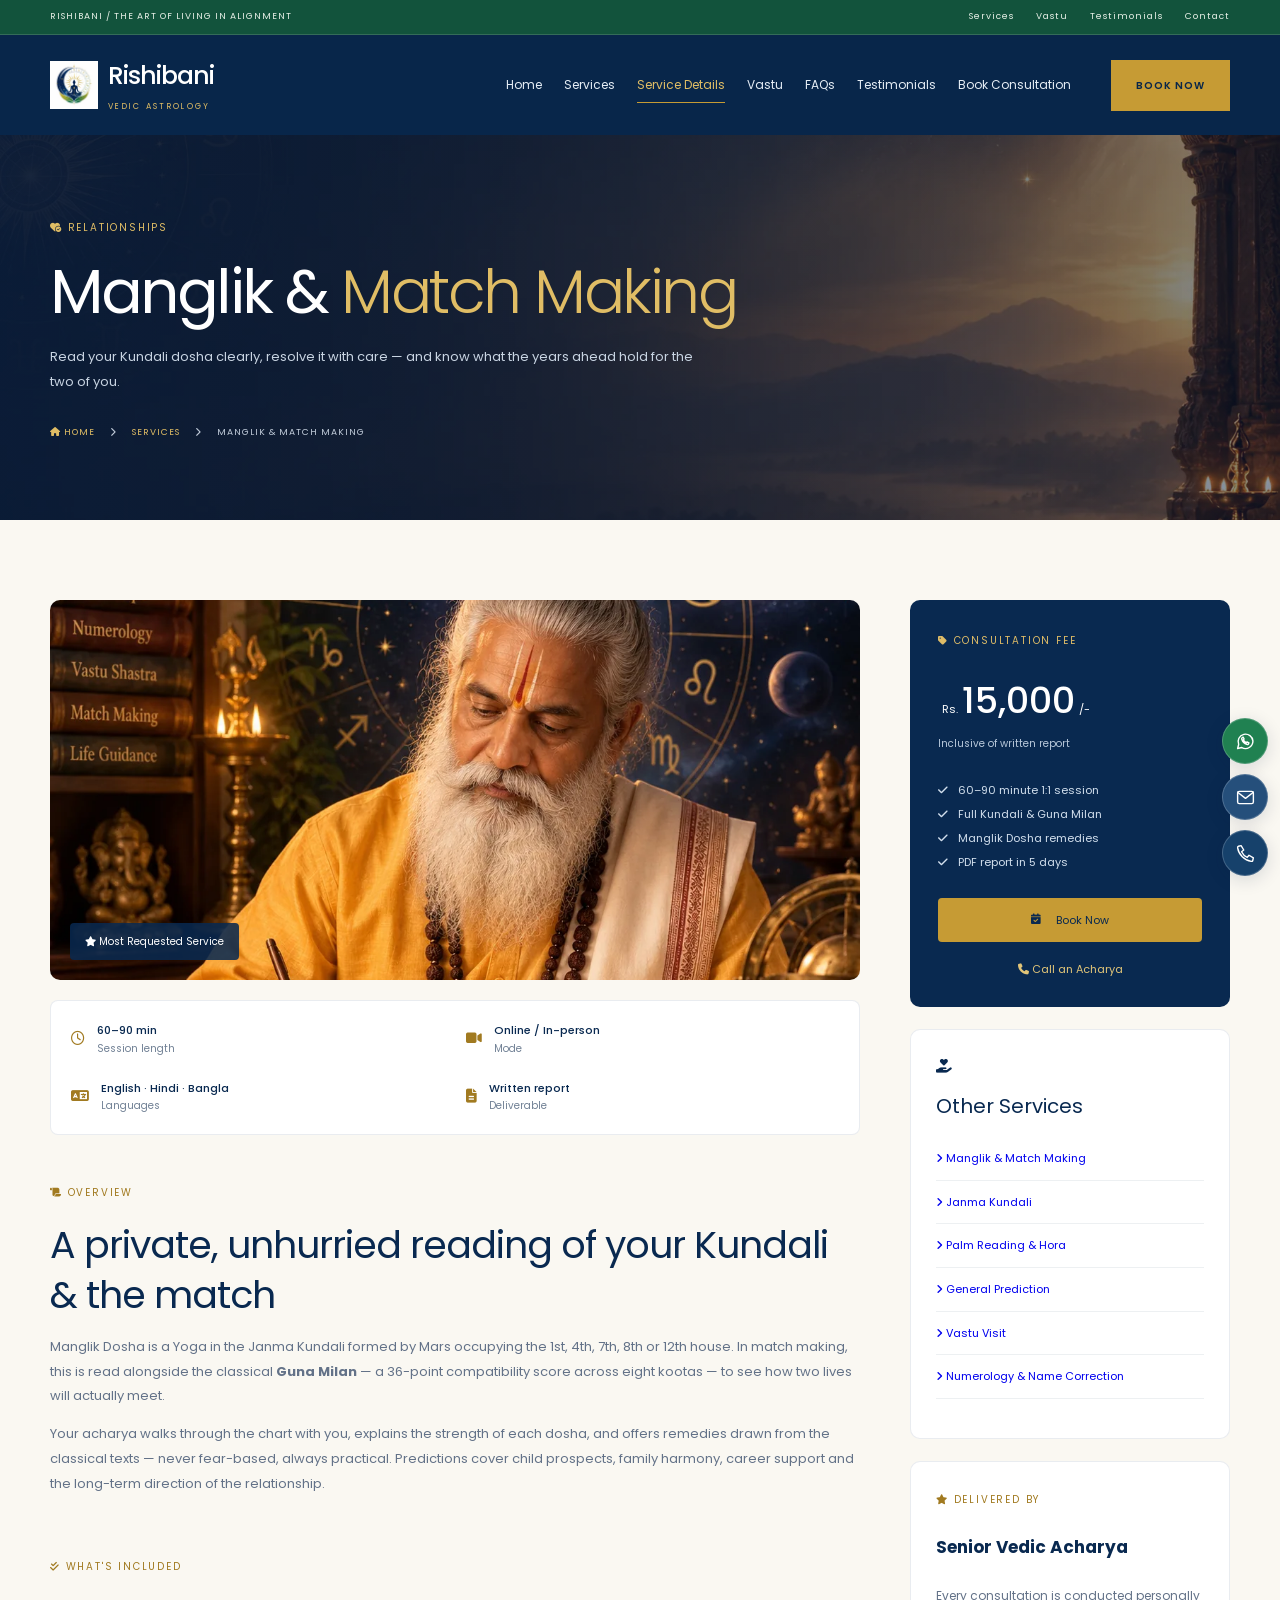
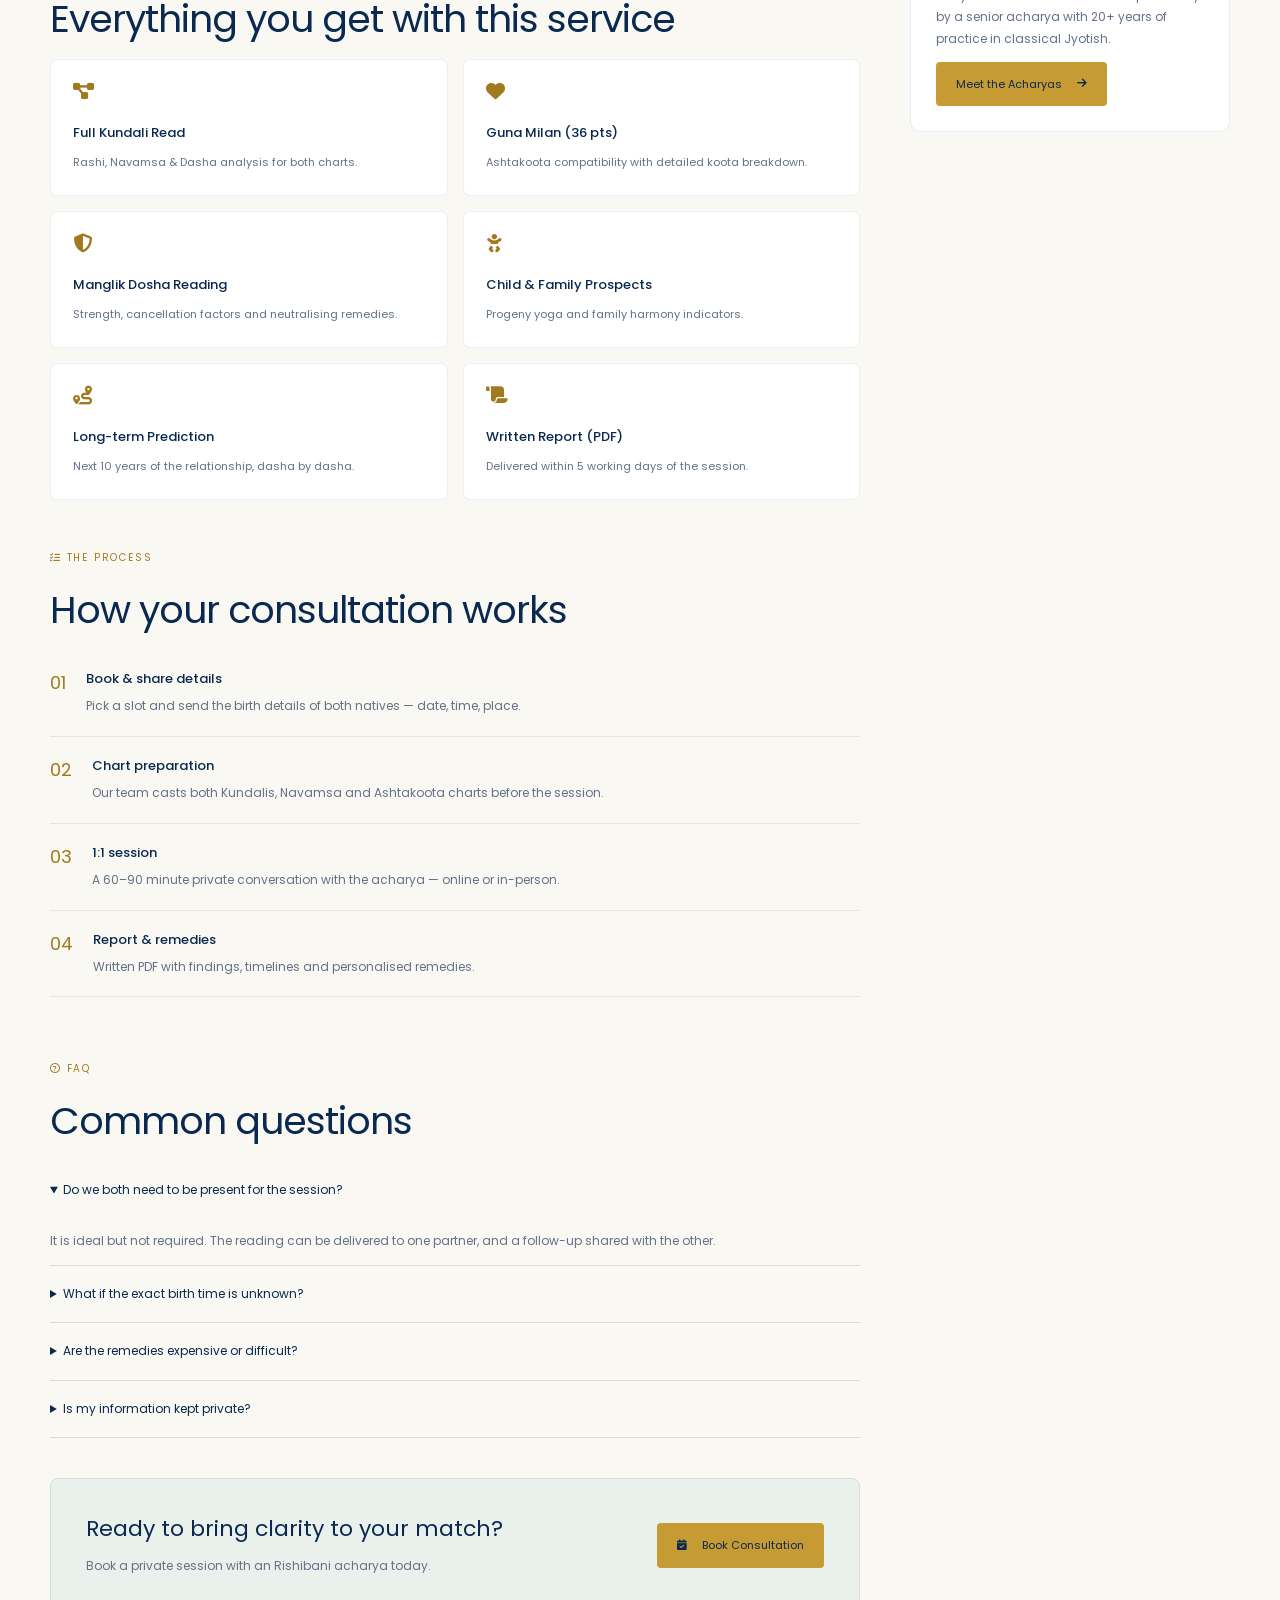
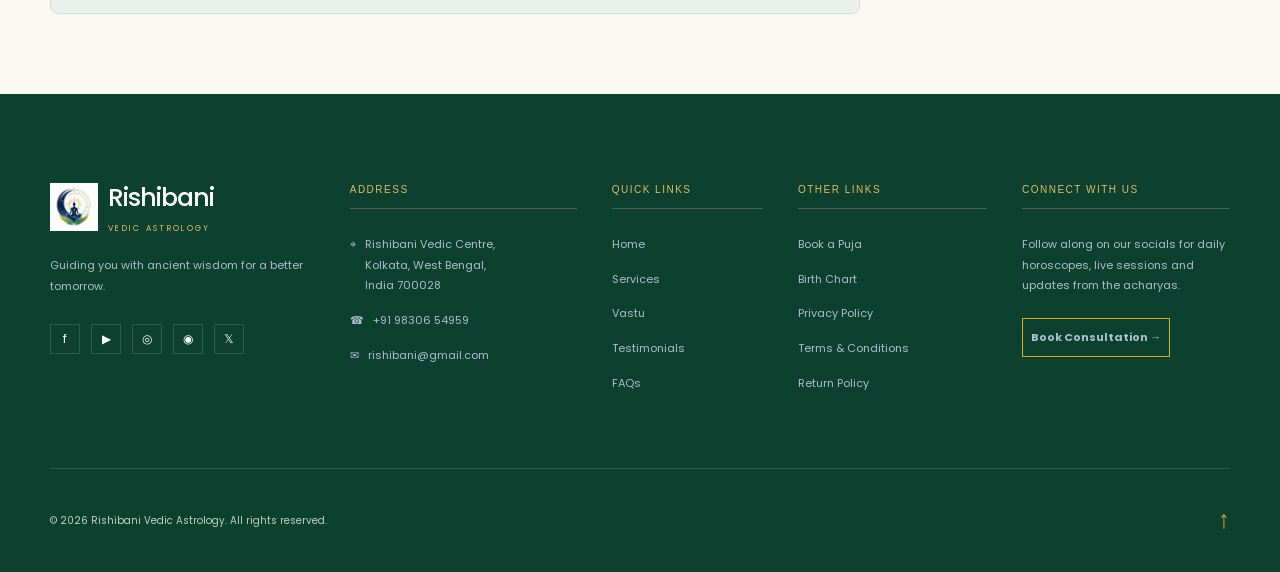
<file: service-detail.html>
<!doctype html>
<html lang="en">
  <head>
    <meta charset="utf-8" />
    <meta name="viewport" content="width=device-width, initial-scale=1" />
    <title>Manglik &amp; Match Making Analysis — Rishibani</title>
    <meta name="description" content="Personal Manglik Dosha and Guna Milan analysis by senior Vedic acharyas — includes child-issue and future-relationship prediction, with remedies from classical texts." />
    <link rel="preconnect" href="https://fonts.googleapis.com" />
    <link rel="preconnect" href="https://fonts.gstatic.com" crossorigin />
    <link href="https://fonts.googleapis.com/css2?family=Poppins:wght@300;400;500;600;700;800&display=swap" rel="stylesheet" />
    <link rel="stylesheet" href="https://cdnjs.cloudflare.com/ajax/libs/font-awesome/6.5.2/css/all.min.css" />
    <link rel="icon" type="image/png" href="assets/logo-optimized.webp" />
    <link rel="stylesheet" href="styles.css?v=4" />
  </head>
  <body class="inner-page">

    <div class="preloader" aria-hidden="true"><img src="assets/logo-optimized.webp" alt="" /><span>Rishibani</span><i></i></div>
    <header class="hero inner-header site-header" id="home">

      <div class="contact-bar">
        <div class="container"><span>☎ &nbsp;+91 98306 54959</span><span>✉ &nbsp;rishibani@gmail.com</span><div><a href="services.html">Services</a><a href="index.html#vastu">Vastu</a><a href="index.html#testimonials">Testimonials</a><a href="index.html#book">Contact</a><a href="index.html#book">Login / Signup</a></div></div>
      </div>
      <nav class="nav container" aria-label="Main navigation">
        <a href="index.html" class="brand" aria-label="Rishibani home">
          <img src="assets/logo-optimized.webp" alt="Rishibani logo" /><span><b>Rishibani</b><small>Vedic Astrology</small></span>
        </a>
        <button class="menu-toggle" aria-label="Open menu" aria-expanded="false"><span></span><span></span></button>
        <div class="nav-links">
          <a href="index.html">Home</a>
          <a href="services.html">Services</a><a href="service-detail.html" aria-current="page">Service Details</a><a href="index.html#vastu">Vastu</a><a href="index.html#faq">FAQs</a><a href="index.html#testimonials">Testimonials</a><a href="booking.html">Book Consultation</a>
        </div>
        <a class="outline-button nav-cta" href="booking.html">Book Now</a>
      </nav>

    </header>

    <!-- Hero / breadcrumb -->
    <section class="page-hero page-hero-img" style="--hero-img:url('assets/h2-optimized.webp')">
      <div class="ph-bg" aria-hidden="true"></div>
      <div class="ph-orbs" aria-hidden="true">
        <span class="orb-a"></span><span class="orb-b"></span><span class="orb-c"></span>
      </div>
      <div class="container ph-inner">
        <span class="ph-eyebrow"><i class="fa-solid fa-heart-circle-check"></i> Relationships</span>
        <h1>Manglik &amp; <em>Match Making</em></h1>
        <p>Read your Kundali dosha clearly, resolve it with care — and know what the years ahead hold for the two of you.</p>
        <nav class="crumb" aria-label="Breadcrumb">
          <a href="./index.html"><i class="fa-solid fa-house"></i> HOME</a>
          <span class="crumb-sep"><i class="fa-solid fa-chevron-right"></i></span>
          <a href="./services.html">SERVICES</a>
          <span class="crumb-sep"><i class="fa-solid fa-chevron-right"></i></span>
          <span class="crumb-current">MANGLIK &amp; MATCH MAKING</span>
        </nav>
      </div>
    </section>

    <!-- Service detail -->
    <section class="sd-wrap">
      <div class="container sd-grid">

        <!-- Main -->
        <article class="sd-main">

          <!-- Cover image -->
          <div class="sd-cover" style="background-image:url('assets/astologer-optimized.webp')" aria-hidden="true">
            <span class="sd-cover-tag"><i class="fa-solid fa-star"></i> Most Requested Service</span>
          </div>

          <!-- Quick stats -->
          <div class="sd-stats">
            <div class="sd-stat">
              <span class="k"><i class="fa-regular fa-clock"></i></span>
              <div><b>60–90 min</b><em>Session length</em></div>
            </div>
            <div class="sd-stat">
              <span class="k"><i class="fa-solid fa-video"></i></span>
              <div><b>Online / In-person</b><em>Mode</em></div>
            </div>
            <div class="sd-stat">
              <span class="k"><i class="fa-solid fa-language"></i></span>
              <div><b>English · Hindi · Bangla</b><em>Languages</em></div>
            </div>
            <div class="sd-stat">
              <span class="k"><i class="fa-solid fa-file-lines"></i></span>
              <div><b>Written report</b><em>Deliverable</em></div>
            </div>
          </div>

          <!-- Overview -->
          <div class="sd-block">
            <span class="sd-kicker"><i class="fa-solid fa-scroll"></i> Overview</span>
            <h2>A private, unhurried reading of your Kundali &amp; the match</h2>
            <p class="sd-lead">Manglik Dosha is a Yoga in the Janma Kundali formed by Mars occupying the 1st, 4th, 7th, 8th or 12th house. In match making, this is read alongside the classical <b>Guna Milan</b> — a 36-point compatibility score across eight kootas — to see how two lives will actually meet.</p>
            <p>Your acharya walks through the chart with you, explains the strength of each dosha, and offers remedies drawn from the classical texts — never fear-based, always practical. Predictions cover child prospects, family harmony, career support and the long-term direction of the relationship.</p>
          </div>

          <!-- Whats included -->
          <div class="sd-block">
            <span class="sd-kicker"><i class="fa-solid fa-check-double"></i> What's Included</span>
            <h2>Everything you get with this service</h2>
            <div class="sd-inc">
              <div class="sd-inc-item">
                <i class="fa-solid fa-diagram-project"></i>
                <h4>Full Kundali Read</h4>
                <p>Rashi, Navamsa &amp; Dasha analysis for both charts.</p>
              </div>
              <div class="sd-inc-item">
                <i class="fa-solid fa-heart"></i>
                <h4>Guna Milan (36 pts)</h4>
                <p>Ashtakoota compatibility with detailed koota breakdown.</p>
              </div>
              <div class="sd-inc-item">
                <i class="fa-solid fa-shield-halved"></i>
                <h4>Manglik Dosha Reading</h4>
                <p>Strength, cancellation factors and neutralising remedies.</p>
              </div>
              <div class="sd-inc-item">
                <i class="fa-solid fa-baby"></i>
                <h4>Child &amp; Family Prospects</h4>
                <p>Progeny yoga and family harmony indicators.</p>
              </div>
              <div class="sd-inc-item">
                <i class="fa-solid fa-route"></i>
                <h4>Long-term Prediction</h4>
                <p>Next 10 years of the relationship, dasha by dasha.</p>
              </div>
              <div class="sd-inc-item">
                <i class="fa-solid fa-scroll"></i>
                <h4>Written Report (PDF)</h4>
                <p>Delivered within 5 working days of the session.</p>
              </div>
            </div>
          </div>

          <!-- Process -->
          <div class="sd-block">
            <span class="sd-kicker"><i class="fa-solid fa-list-check"></i> The Process</span>
            <h2>How your consultation works</h2>
            <ol class="sd-steps">
              <li>
                <span class="sn">01</span>
                <div><h4>Book &amp; share details</h4><p>Pick a slot and send the birth details of both natives — date, time, place.</p></div>
              </li>
              <li>
                <span class="sn">02</span>
                <div><h4>Chart preparation</h4><p>Our team casts both Kundalis, Navamsa and Ashtakoota charts before the session.</p></div>
              </li>
              <li>
                <span class="sn">03</span>
                <div><h4>1:1 session</h4><p>A 60–90 minute private conversation with the acharya — online or in-person.</p></div>
              </li>
              <li>
                <span class="sn">04</span>
                <div><h4>Report &amp; remedies</h4><p>Written PDF with findings, timelines and personalised remedies.</p></div>
              </li>
            </ol>
          </div>

          <!-- FAQ -->
          <div class="sd-block">
            <span class="sd-kicker"><i class="fa-regular fa-circle-question"></i> FAQ</span>
            <h2>Common questions</h2>
            <div class="sd-faq">
              <details open>
                <summary>Do we both need to be present for the session?</summary>
                <p>It is ideal but not required. The reading can be delivered to one partner, and a follow-up shared with the other.</p>
              </details>
              <details>
                <summary>What if the exact birth time is unknown?</summary>
                <p>We can perform a birth-time rectification using major life events, or fall back to a Hora + Palmistry reading — please tell us at booking.</p>
              </details>
              <details>
                <summary>Are the remedies expensive or difficult?</summary>
                <p>No. Our remedies are simple mantra, daan and lifestyle practices from the classical texts — never fear-based or costly.</p>
              </details>
              <details>
                <summary>Is my information kept private?</summary>
                <p>Yes. All charts, notes and reports are strictly confidential to you and your acharya.</p>
              </details>
            </div>
          </div>

          <!-- Bottom CTA -->
          <div class="sd-cta-strip">
            <div>
              <h3>Ready to bring clarity to your match?</h3>
              <p>Book a private session with an Rishibani acharya today.</p>
            </div>
            <a href="index.html#book" class="btn btn-gold"><i class="fa-solid fa-calendar-check"></i> Book Consultation</a>
          </div>

        </article>

        <!-- Sidebar -->
        <aside class="sd-side">

          <!-- Booking card (sticky) -->
          <div class="sd-book">
            <div class="sd-book-top">
              <span class="sd-book-eyebrow"><i class="fa-solid fa-tag"></i> Consultation Fee</span>
              <div class="sd-book-price">
                <span class="cur">Rs.</span><span class="amt">15,000</span><span class="suf">/-</span>
              </div>
              <span class="sd-book-note">Inclusive of written report</span>
            </div>
            <ul class="sd-book-list">
              <li><i class="fa-solid fa-check"></i> 60–90 minute 1:1 session</li>
              <li><i class="fa-solid fa-check"></i> Full Kundali &amp; Guna Milan</li>
              <li><i class="fa-solid fa-check"></i> Manglik Dosha remedies</li>
              <li><i class="fa-solid fa-check"></i> PDF report in 5 days</li>
            </ul>
            <a href="index.html#book" class="sd-book-cta"><i class="fa-solid fa-calendar-check"></i> Book Now</a>
            <a href="tel:+919830654959" class="sd-book-alt"><i class="fa-solid fa-phone"></i> Call an Acharya</a>
          </div>

          <!-- Other services -->
          <div class="side-card">
            <div class="side-head"><span class="ico"><i class="fa-solid fa-hand-holding-heart"></i></span><h3>Other Services</h3></div>
            <ul class="cat-list">
              <li><a href="./service-detail.html"><i class="fa-solid fa-angle-right"></i> Manglik &amp; Match Making</a></li>
              <li><a href="./service-detail.html"><i class="fa-solid fa-angle-right"></i> Janma Kundali</a></li>
              <li><a href="services.html#palm-reading"><i class="fa-solid fa-angle-right"></i> Palm Reading &amp; Hora</a></li>
              <li><a href="./service-detail.html"><i class="fa-solid fa-angle-right"></i> General Prediction</a></li>
              <li><a href="./service-detail.html"><i class="fa-solid fa-angle-right"></i> Vastu Visit</a></li>
              <li><a href="./service-detail.html"><i class="fa-solid fa-angle-right"></i> Numerology &amp; Name Correction</a></li>
            </ul>
          </div>

          <!-- Acharya card -->
          <div class="consult-card">
            <div class="cc-halo" aria-hidden="true"></div>
            <span class="cc-eyebrow"><i class="fa-solid fa-star"></i> Delivered by</span>
            <h4>Senior Vedic Acharya</h4>
            <p>Every consultation is conducted personally by a senior acharya with 20+ years of practice in classical Jyotish.</p>
            <a href="index.html#book" class="cc-btn">Meet the Acharyas <i class="fa-solid fa-arrow-right"></i></a>
          </div>

        </aside>

      </div>
    </section>

    <footer class="site-footer">
      <div class="container footer-grid">
        <div class="footer-brand"><a class="brand" href="#home"><img src="assets/logo-optimized.webp" alt="Rishibani logo" /><span><b>Rishibani</b><small>Vedic Astrology</small></span></a><p>Guiding you with ancient wisdom for a better tomorrow.</p><div class="social-links"><a href="#home">f</a><a href="#home">▶</a><a href="#home">◎</a><a href="#home">◉</a><a href="#home">𝕏</a></div></div>
        <div><h3>Address</h3><p class="footer-address">⌖ &nbsp; Rishibani Vedic Centre,<br />&nbsp;&nbsp;&nbsp;&nbsp; Kolkata, West Bengal,<br />&nbsp;&nbsp;&nbsp;&nbsp; India 700028</p><p>☎ &nbsp; +91 98306 54959</p><p>✉ &nbsp; rishibani@gmail.com</p></div>
        <div><h3>Quick Links</h3><a href="#home">Home</a><a href="services.html">Services</a><a href="index.html#vastu">Vastu</a><a href="index.html#testimonials">Testimonials</a><a href="index.html#faq">FAQs</a></div>
        <div><h3>Other Links</h3><a href="index.html#book">Book a Puja</a><a href="index.html#book">Birth Chart</a><a href="#home">Privacy Policy</a><a href="#home">Terms &amp; Conditions</a><a href="#home">Return Policy</a></div>
        <div><h3>Connect With Us</h3><p class="connect-copy">Follow along on our socials for daily horoscopes, live sessions and updates from the acharyas.</p><a class="footer-cta" href="index.html#book">Book Consultation →</a></div>
      </div>
      <div class="footer-bottom container"><span>© 2026 Rishibani Vedic Astrology. All rights reserved.</span><a href="#home" aria-label="Back to top">↑</a></div>
    </footer>
    <nav class="contact-dock" aria-label="Quick contact">
      <a class="dock-whatsapp" href="https://wa.me/919830654959" target="_blank" rel="noopener noreferrer" aria-label="Chat on WhatsApp"><svg viewBox="0 0 24 24" aria-hidden="true"><path d="M20.5 11.5a8.5 8.5 0 0 1-12.7 7.4L3 20l1.2-4.6a8.5 8.5 0 1 1 16.3-3.9Z"/><path d="M8.4 7.6c-.7.2-.9 1.1-.6 2 .8 2.7 3 4.9 5.7 5.7.9.3 1.8.1 2-.6l.4-1.1-2.2-1.1-.8.9c-1.5-.7-2.7-1.9-3.4-3.4l.9-.8-1.1-2.2Z"/></svg><span>WhatsApp</span></a>
      <a class="dock-mail" href="mailto:rishibani@gmail.com" aria-label="Email Rishibani"><svg viewBox="0 0 24 24" aria-hidden="true"><rect x="3" y="5" width="18" height="14" rx="2"/><path d="m3 6 9 7 9-7"/></svg><span>Email us</span></a>
      <a class="dock-call" href="tel:+919830654959" aria-label="Call Rishibani"><svg viewBox="0 0 24 24" aria-hidden="true"><path d="m7 3 3 5-2.5 2a14 14 0 0 0 6.5 6.5l2-2.5 5 3-.7 3c-.2.8-1 1.2-1.8 1C10.8 19.8 4.2 13.2 3 5.5 2.8 4.7 3.2 4 4 3.7Z"/></svg><span>Call us</span></a>
      <button class="scroll-top" type="button" aria-label="Scroll to top" hidden><svg viewBox="0 0 24 24" aria-hidden="true"><path d="m5 11 7-7 7 7M12 4v16"/></svg><span>Back to top</span></button>
    </nav>
    <script src="script.js"></script>
  </body>
</html>
</file>
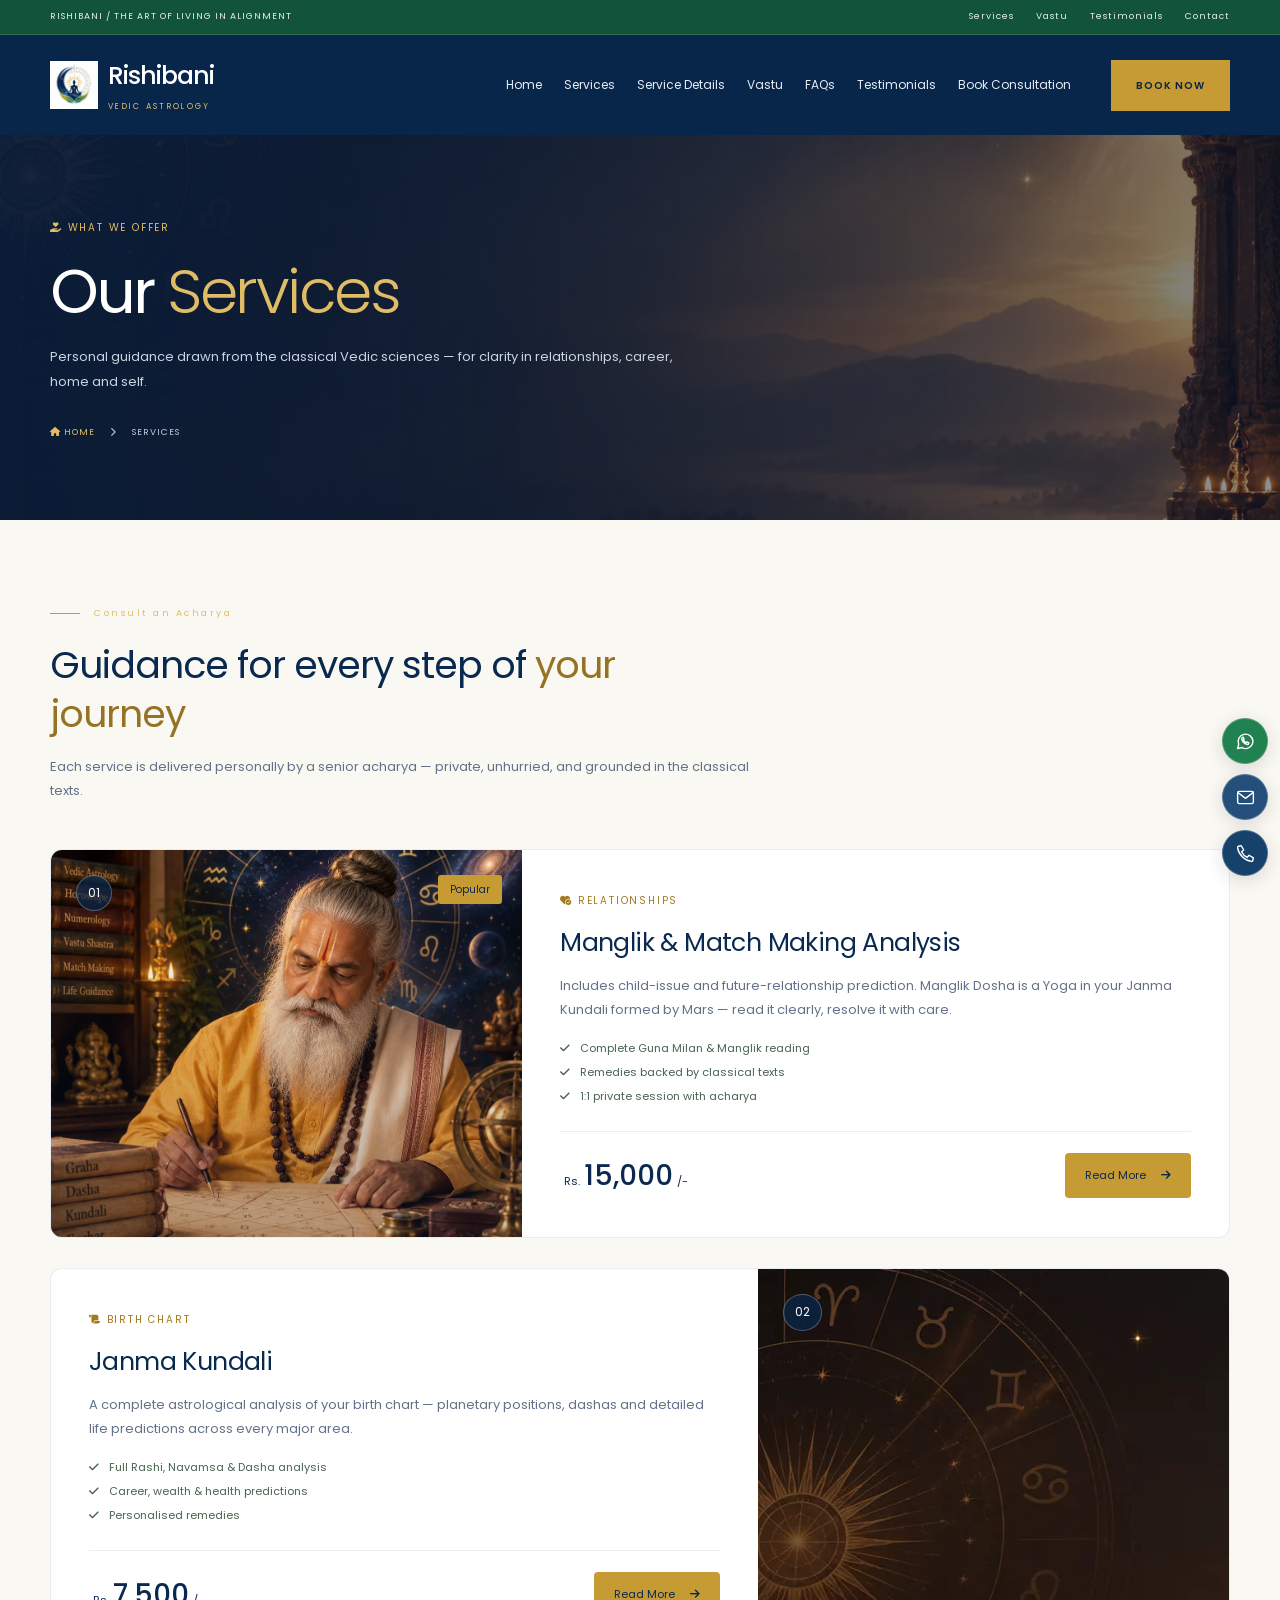
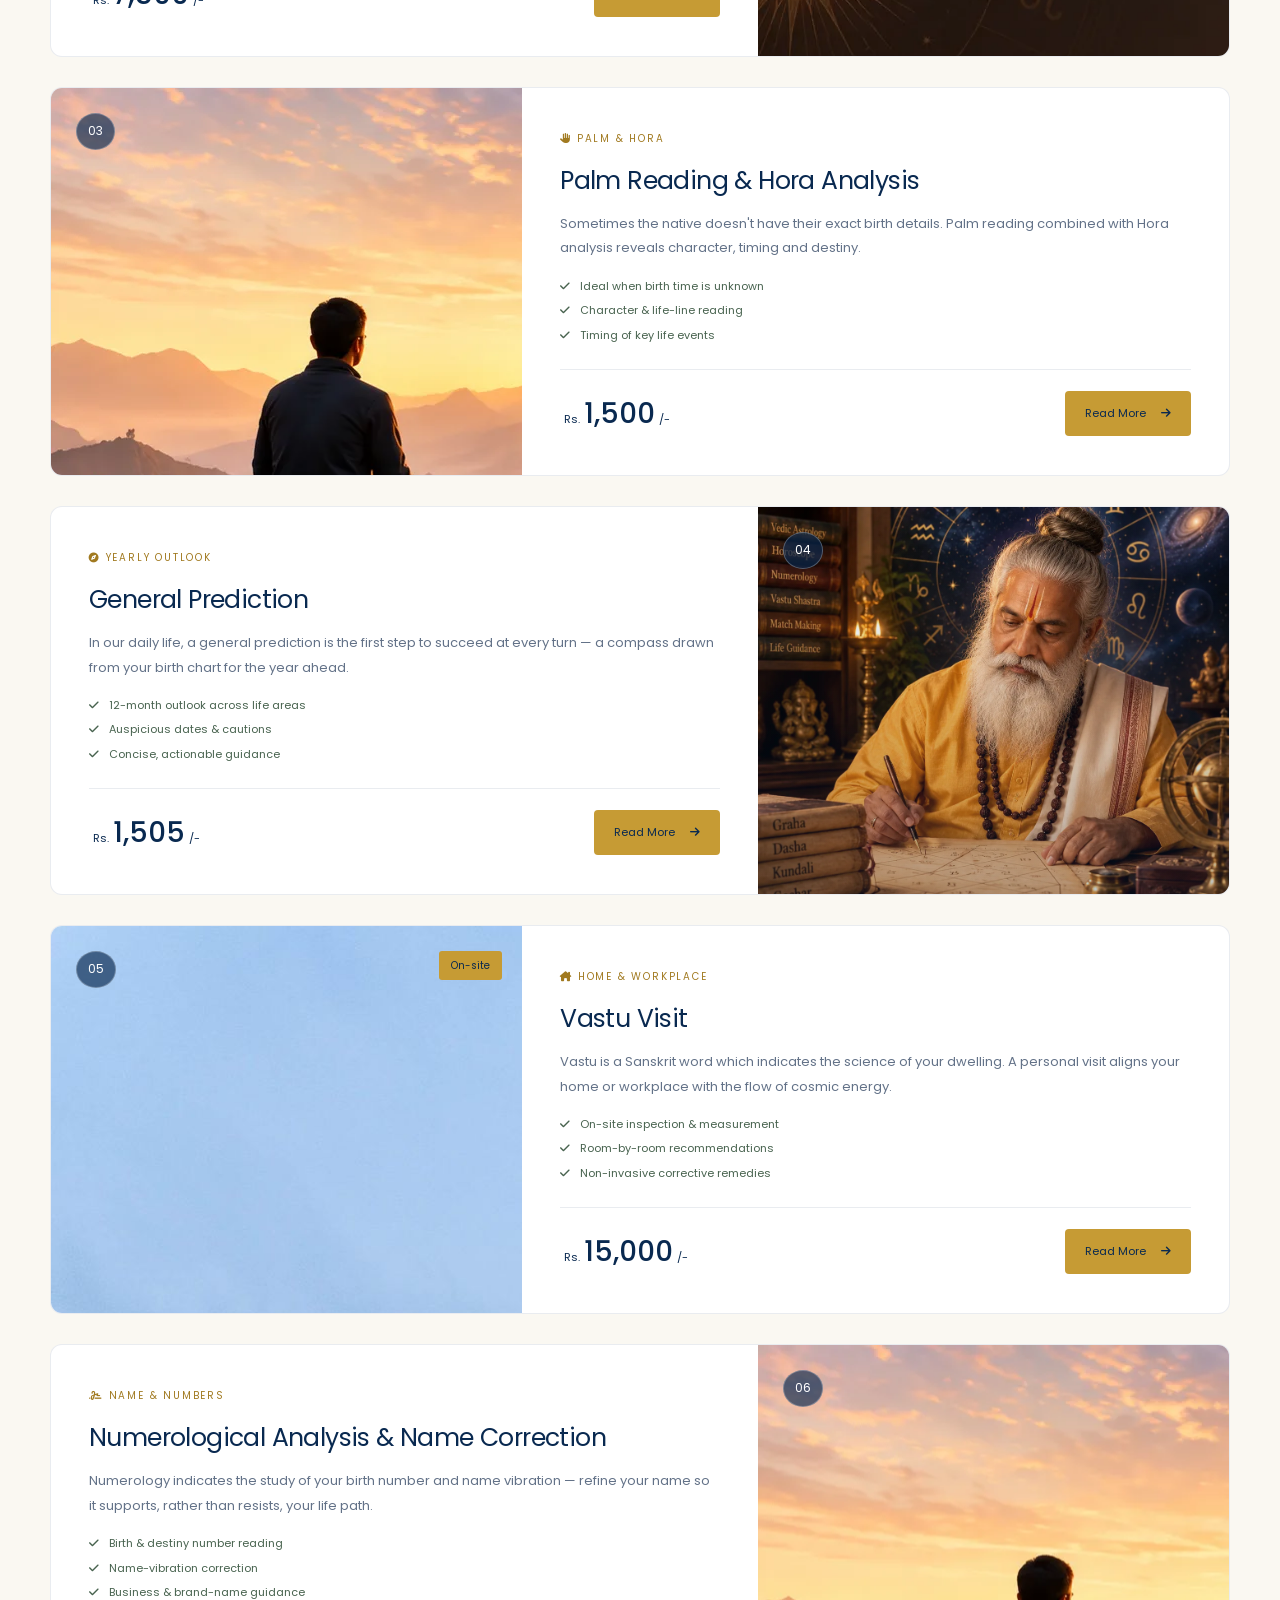
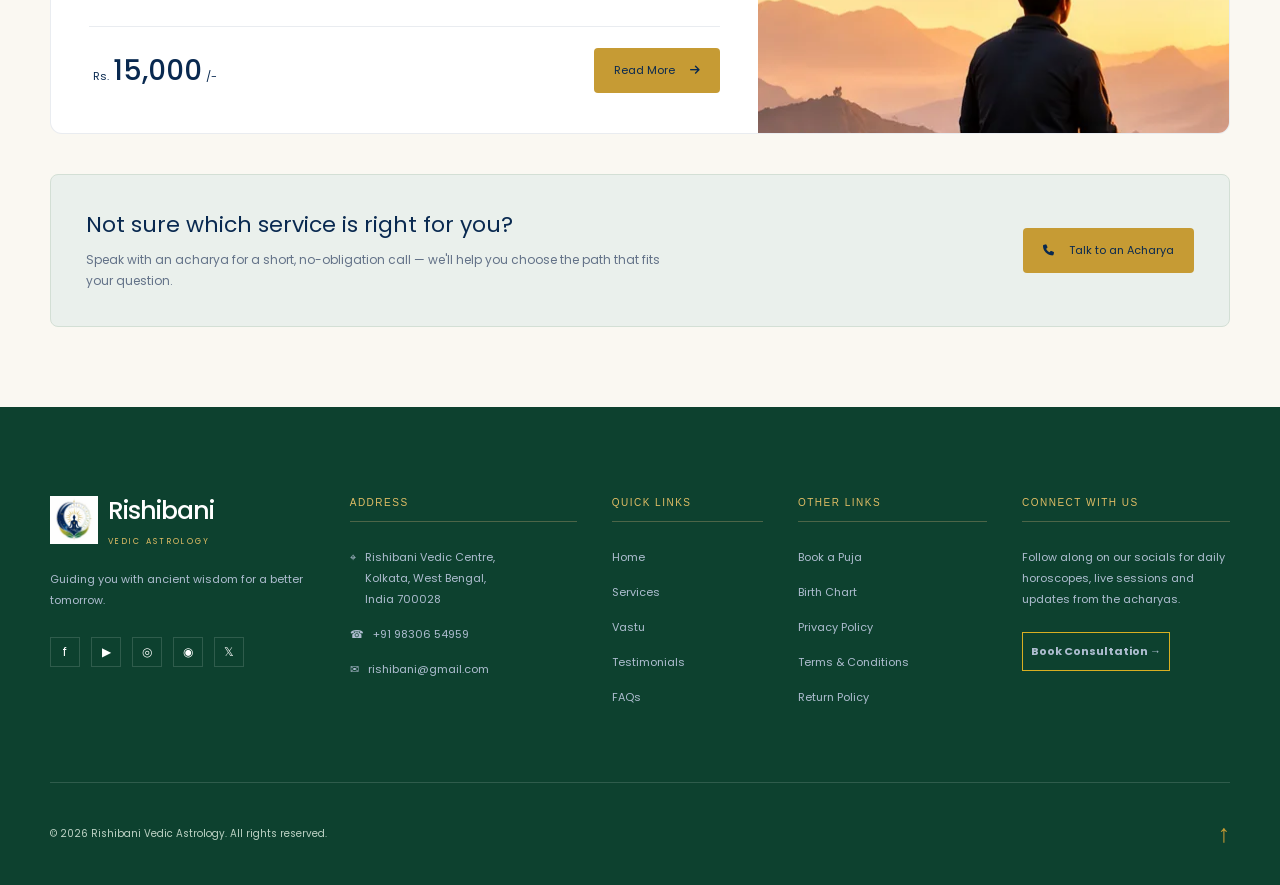
<file: services.html>
<!doctype html>
<html lang="en">
  <head>
    <meta charset="utf-8" />
    <meta name="viewport" content="width=device-width, initial-scale=1" />
    <title>Our Services — Rishibani</title>
    <meta name="description" content="Rishibani's core services — Janma Kundali, Manglik & Match Making, Vastu, Palm Reading, Numerology and General Prediction. Guidance from senior Vedic acharyas." />
    <link rel="preconnect" href="https://fonts.googleapis.com" />
    <link rel="preconnect" href="https://fonts.gstatic.com" crossorigin />
    <link href="https://fonts.googleapis.com/css2?family=Poppins:wght@300;400;500;600;700;800&display=swap" rel="stylesheet" />
    <link rel="stylesheet" href="https://cdnjs.cloudflare.com/ajax/libs/font-awesome/6.5.2/css/all.min.css" />
    <link rel="icon" type="image/png" href="assets/logo-optimized.webp" />
    <link rel="stylesheet" href="styles.css?v=4" />
  </head>
  <body class="inner-page">

    <div class="preloader" aria-hidden="true"><img src="assets/logo-optimized.webp" alt="" /><span>Rishibani</span><i></i></div>
    <header class="hero inner-header site-header" id="home">

      <div class="contact-bar">
        <div class="container"><span>☎ &nbsp;+91 98306 54959</span><span>✉ &nbsp;rishibani@gmail.com</span><div><a href="services.html" aria-current="page">Services</a><a href="index.html#vastu">Vastu</a><a href="index.html#testimonials">Testimonials</a><a href="index.html#book">Contact</a><a href="index.html#book">Login / Signup</a></div></div>
      </div>
      <nav class="nav container" aria-label="Main navigation">
        <a href="index.html" class="brand" aria-label="Rishibani home">
          <img src="assets/logo-optimized.webp" alt="Rishibani logo" /><span><b>Rishibani</b><small>Vedic Astrology</small></span>
        </a>
        <button class="menu-toggle" aria-label="Open menu" aria-expanded="false"><span></span><span></span></button>
        <div class="nav-links">
          <a href="index.html">Home</a>
          <a href="services.html">Services</a><a href="service-detail.html">Service Details</a><a href="index.html#vastu">Vastu</a><a href="index.html#faq">FAQs</a><a href="index.html#testimonials">Testimonials</a><a href="booking.html">Book Consultation</a>
        </div>
        <a class="outline-button nav-cta" href="booking.html">Book Now</a>
      </nav>

    </header>

    <!-- Page hero / breadcrumb (unchanged) -->
    <section class="page-hero page-hero-img" style="--hero-img:url('assets/h2-optimized.webp')">
      <div class="ph-bg" aria-hidden="true"></div>
      <div class="ph-orbs" aria-hidden="true">
        <span class="orb-a"></span><span class="orb-b"></span><span class="orb-c"></span>
      </div>
      <div class="container ph-inner">
        <span class="ph-eyebrow"><i class="fa-solid fa-hand-holding-heart"></i> What We Offer</span>
        <h1>Our <em>Services</em></h1>
        <p>Personal guidance drawn from the classical Vedic sciences — for clarity in relationships, career, home and self.</p>
        <nav class="crumb" aria-label="Breadcrumb">
          <a href="./index.html"><i class="fa-solid fa-house"></i> HOME</a>
          <span class="crumb-sep"><i class="fa-solid fa-chevron-right"></i></span>
          <span class="crumb-current">SERVICES</span>
        </nav>
      </div>
    </section>

    <!-- Services intro -->
    <section class="svcx-wrap">
      <div class="container">
        <div class="svcx-head">
          <span class="eyebrow">Consult an Acharya</span>
          <h2>Guidance for every step of <em>your journey</em></h2>
          <p>Each service is delivered personally by a senior acharya — private, unhurried, and grounded in the classical texts.</p>
        </div>

        <!-- Alternating service rows -->
        <div class="svcx-list">

          <article class="svcx-row">
            <div class="svcx-media svcx-media-1" aria-hidden="true">
              <span class="svcx-num">01</span>
              <span class="svcx-badge">Popular</span>
            </div>
            <div class="svcx-info">
              <span class="svcx-kicker"><i class="fa-solid fa-heart-circle-check"></i> Relationships</span>
              <h3>Manglik &amp; Match Making Analysis</h3>
              <p>Includes child-issue and future-relationship prediction. Manglik Dosha is a Yoga in your Janma Kundali formed by Mars — read it clearly, resolve it with care.</p>
              <ul class="svcx-points">
                <li><i class="fa-solid fa-check"></i> Complete Guna Milan &amp; Manglik reading</li>
                <li><i class="fa-solid fa-check"></i> Remedies backed by classical texts</li>
                <li><i class="fa-solid fa-check"></i> 1:1 private session with acharya</li>
              </ul>
              <div class="svcx-foot">
                <div class="svcx-price"><span class="cur">Rs.</span><span class="amt">15,000</span><span class="suf">/-</span></div>
                <a href="./service-detail.html" class="svcx-cta">Read More <i class="fa-solid fa-arrow-right"></i></a>
              </div>
            </div>
          </article>

          <article class="svcx-row reverse">
            <div class="svcx-media svcx-media-2" aria-hidden="true">
              <span class="svcx-num">02</span>
            </div>
            <div class="svcx-info">
              <span class="svcx-kicker"><i class="fa-solid fa-scroll"></i> Birth Chart</span>
              <h3>Janma Kundali</h3>
              <p>A complete astrological analysis of your birth chart — planetary positions, dashas and detailed life predictions across every major area.</p>
              <ul class="svcx-points">
                <li><i class="fa-solid fa-check"></i> Full Rashi, Navamsa &amp; Dasha analysis</li>
                <li><i class="fa-solid fa-check"></i> Career, wealth &amp; health predictions</li>
                <li><i class="fa-solid fa-check"></i> Personalised remedies</li>
              </ul>
              <div class="svcx-foot">
                <div class="svcx-price"><span class="cur">Rs.</span><span class="amt">7,500</span><span class="suf">/-</span></div>
                <a href="./service-detail.html" class="svcx-cta">Read More <i class="fa-solid fa-arrow-right"></i></a>
              </div>
            </div>
          </article>

          <article class="svcx-row" id="palm-reading">
            <div class="svcx-media svcx-media-3" aria-hidden="true">
              <span class="svcx-num">03</span>
            </div>
            <div class="svcx-info">
              <span class="svcx-kicker"><i class="fa-solid fa-hand"></i> Palm &amp; Hora</span>
              <h3>Palm Reading &amp; Hora Analysis</h3>
              <p>Sometimes the native doesn't have their exact birth details. Palm reading combined with Hora analysis reveals character, timing and destiny.</p>
              <ul class="svcx-points">
                <li><i class="fa-solid fa-check"></i> Ideal when birth time is unknown</li>
                <li><i class="fa-solid fa-check"></i> Character &amp; life-line reading</li>
                <li><i class="fa-solid fa-check"></i> Timing of key life events</li>
              </ul>
              <div class="svcx-foot">
                <div class="svcx-price"><span class="cur">Rs.</span><span class="amt">1,500</span><span class="suf">/-</span></div>
                <a href="services.html#palm-reading" class="svcx-cta">Read More <i class="fa-solid fa-arrow-right"></i></a>
              </div>
            </div>
          </article>

          <article class="svcx-row reverse">
            <div class="svcx-media svcx-media-1" aria-hidden="true">
              <span class="svcx-num">04</span>
            </div>
            <div class="svcx-info">
              <span class="svcx-kicker"><i class="fa-solid fa-compass"></i> Yearly Outlook</span>
              <h3>General Prediction</h3>
              <p>In our daily life, a general prediction is the first step to succeed at every turn — a compass drawn from your birth chart for the year ahead.</p>
              <ul class="svcx-points">
                <li><i class="fa-solid fa-check"></i> 12-month outlook across life areas</li>
                <li><i class="fa-solid fa-check"></i> Auspicious dates &amp; cautions</li>
                <li><i class="fa-solid fa-check"></i> Concise, actionable guidance</li>
              </ul>
              <div class="svcx-foot">
                <div class="svcx-price"><span class="cur">Rs.</span><span class="amt">1,505</span><span class="suf">/-</span></div>
                <a href="./service-detail.html" class="svcx-cta">Read More <i class="fa-solid fa-arrow-right"></i></a>
              </div>
            </div>
          </article>

          <article class="svcx-row">
            <div class="svcx-media svcx-media-2" aria-hidden="true">
              <span class="svcx-num">05</span>
              <span class="svcx-badge">On-site</span>
            </div>
            <div class="svcx-info">
              <span class="svcx-kicker"><i class="fa-solid fa-house-chimney"></i> Home &amp; Workplace</span>
              <h3>Vastu Visit</h3>
              <p>Vastu is a Sanskrit word which indicates the science of your dwelling. A personal visit aligns your home or workplace with the flow of cosmic energy.</p>
              <ul class="svcx-points">
                <li><i class="fa-solid fa-check"></i> On-site inspection &amp; measurement</li>
                <li><i class="fa-solid fa-check"></i> Room-by-room recommendations</li>
                <li><i class="fa-solid fa-check"></i> Non-invasive corrective remedies</li>
              </ul>
              <div class="svcx-foot">
                <div class="svcx-price"><span class="cur">Rs.</span><span class="amt">15,000</span><span class="suf">/-</span></div>
                <a href="./service-detail.html" class="svcx-cta">Read More <i class="fa-solid fa-arrow-right"></i></a>
              </div>
            </div>
          </article>

          <article class="svcx-row reverse">
            <div class="svcx-media svcx-media-3" aria-hidden="true">
              <span class="svcx-num">06</span>
            </div>
            <div class="svcx-info">
              <span class="svcx-kicker"><i class="fa-solid fa-signature"></i> Name &amp; Numbers</span>
              <h3>Numerological Analysis &amp; Name Correction</h3>
              <p>Numerology indicates the study of your birth number and name vibration — refine your name so it supports, rather than resists, your life path.</p>
              <ul class="svcx-points">
                <li><i class="fa-solid fa-check"></i> Birth &amp; destiny number reading</li>
                <li><i class="fa-solid fa-check"></i> Name-vibration correction</li>
                <li><i class="fa-solid fa-check"></i> Business &amp; brand-name guidance</li>
              </ul>
              <div class="svcx-foot">
                <div class="svcx-price"><span class="cur">Rs.</span><span class="amt">15,000</span><span class="suf">/-</span></div>
                <a href="./service-detail.html" class="svcx-cta">Read More <i class="fa-solid fa-arrow-right"></i></a>
              </div>
            </div>
          </article>

        </div>

        <!-- CTA strip -->
        <div class="svc-strip">
          <div>
            <h3>Not sure which service is right for you?</h3>
            <p>Speak with an acharya for a short, no-obligation call — we'll help you choose the path that fits your question.</p>
          </div>
          <a href="index.html#book" class="btn btn-gold"><i class="fa-solid fa-phone"></i> Talk to an Acharya</a>
        </div>
      </div>
    </section>

    <footer class="site-footer">
      <div class="container footer-grid">
        <div class="footer-brand"><a class="brand" href="#home"><img src="assets/logo-optimized.webp" alt="Rishibani logo" /><span><b>Rishibani</b><small>Vedic Astrology</small></span></a><p>Guiding you with ancient wisdom for a better tomorrow.</p><div class="social-links"><a href="#home">f</a><a href="#home">▶</a><a href="#home">◎</a><a href="#home">◉</a><a href="#home">𝕏</a></div></div>
        <div><h3>Address</h3><p class="footer-address">⌖ &nbsp; Rishibani Vedic Centre,<br />&nbsp;&nbsp;&nbsp;&nbsp; Kolkata, West Bengal,<br />&nbsp;&nbsp;&nbsp;&nbsp; India 700028</p><p>☎ &nbsp; +91 98306 54959</p><p>✉ &nbsp; rishibani@gmail.com</p></div>
        <div><h3>Quick Links</h3><a href="#home">Home</a><a href="services.html">Services</a><a href="index.html#vastu">Vastu</a><a href="index.html#testimonials">Testimonials</a><a href="index.html#faq">FAQs</a></div>
        <div><h3>Other Links</h3><a href="index.html#book">Book a Puja</a><a href="index.html#book">Birth Chart</a><a href="#home">Privacy Policy</a><a href="#home">Terms &amp; Conditions</a><a href="#home">Return Policy</a></div>
        <div><h3>Connect With Us</h3><p class="connect-copy">Follow along on our socials for daily horoscopes, live sessions and updates from the acharyas.</p><a class="footer-cta" href="index.html#book">Book Consultation →</a></div>
      </div>
      <div class="footer-bottom container"><span>© 2026 Rishibani Vedic Astrology. All rights reserved.</span><a href="#home" aria-label="Back to top">↑</a></div>
    </footer>
    <nav class="contact-dock" aria-label="Quick contact">
      <a class="dock-whatsapp" href="https://wa.me/919830654959" target="_blank" rel="noopener noreferrer" aria-label="Chat on WhatsApp"><svg viewBox="0 0 24 24" aria-hidden="true"><path d="M20.5 11.5a8.5 8.5 0 0 1-12.7 7.4L3 20l1.2-4.6a8.5 8.5 0 1 1 16.3-3.9Z"/><path d="M8.4 7.6c-.7.2-.9 1.1-.6 2 .8 2.7 3 4.9 5.7 5.7.9.3 1.8.1 2-.6l.4-1.1-2.2-1.1-.8.9c-1.5-.7-2.7-1.9-3.4-3.4l.9-.8-1.1-2.2Z"/></svg><span>WhatsApp</span></a>
      <a class="dock-mail" href="mailto:rishibani@gmail.com" aria-label="Email Rishibani"><svg viewBox="0 0 24 24" aria-hidden="true"><rect x="3" y="5" width="18" height="14" rx="2"/><path d="m3 6 9 7 9-7"/></svg><span>Email us</span></a>
      <a class="dock-call" href="tel:+919830654959" aria-label="Call Rishibani"><svg viewBox="0 0 24 24" aria-hidden="true"><path d="m7 3 3 5-2.5 2a14 14 0 0 0 6.5 6.5l2-2.5 5 3-.7 3c-.2.8-1 1.2-1.8 1C10.8 19.8 4.2 13.2 3 5.5 2.8 4.7 3.2 4 4 3.7Z"/></svg><span>Call us</span></a>
      <button class="scroll-top" type="button" aria-label="Scroll to top" hidden><svg viewBox="0 0 24 24" aria-hidden="true"><path d="m5 11 7-7 7 7M12 4v16"/></svg><span>Back to top</span></button>
    </nav>
    <script src="script.js"></script>
  </body>
</html>
</file>
<file: styles.css>
/*
 * Rishibani
 * Shared styles first, followed by home sections and service pages.
 * Later rules contain layout overrides; keep this order when editing.
 */

/* Shared styles and home page sections */
/* Interaction polish */
.site-header .nav-links a[aria-current="page"] {
  color:#e2bd62;
}
.site-header .nav-links a[aria-current="page"]::after {
  transform:scaleX(1);
}
.home-page .hero .card-devendra {
  background:#0b2947e8;
  border:1px solid #e0bd6538;
  border-radius:110px 110px 8px 8px;
}
.home-page .hero .guru-card p {
  color:#e5c67b;
}
.home-page .hero .card-devendra h2 {
  margin-top:13px;
}
.home-page .hero .card-devendra p {
  padding-bottom:6px;
}
body .upload-box:focus-visible,body summary:focus-visible {
  outline:2px solid #a17a20;
  outline-offset:4px;
}
body .faq-list details[open] {
  padding:0 15px;
  border-left:2px solid #c69b34;
}
body .faq-list details[open] summary {
  color:#092950;
  font-weight:500;
}
body .contact-dock {
  right:12px;
}
@media(max-width:760px) {
  body .contact-dock {
    flex-direction:row;
    bottom:max(10px,env(safe-area-inset-bottom));
    right:10px;
    gap:7px;
    padding:7px;
    background:#08264aee;
    border:1px solid #ffffff25;
    border-radius:30px;
  }
  body .contact-dock span { display:none; }
  body .site-footer { padding-bottom:75px; }
  body .nav.is-open .nav-links {
    box-shadow:0 16px 32px #061d3933;
  }
}
/* Keep scroll effects lightweight, especially on mobile. */
body .journey-card,body .ritual-card::before {
  backdrop-filter:none;
}
body .reveal {
  translate:none;
  transform:none;
  transition:opacity .35s ease;
}
body .page-progress {
  width:100%;
  transform:scaleX(0);
  transform-origin:left;
}
/* Home / our approach */
.history-section {
  background:#07170c url("assets/history-optimized.webp") center top / 100% auto no-repeat;
  padding:clamp(300px,37vw,540px) 0 85px;
  color:#f7f4e7;
  text-align:center;
}
.history-content {
  max-width:900px;
}
.history-kicker {
  color:#e0bd65;
  font-size:9px;
  letter-spacing:2.2px;
  margin-bottom:18px;
}
.history-content h2 {
  font-size:clamp(28px,3.1vw,44px);
  line-height:1.3;
  letter-spacing:-1px;
  margin-bottom:25px;
}
.history-content h2 span {
  color:#e0bd65;
}
.history-content>p:not(.history-kicker) {
  font-size:13px;
  line-height:1.95;
  color:#d6dece;
  max-width:790px;
  margin:0 auto 20px;
}
.history-content .gold-button {
  margin-top:12px;
  border-radius:5px;
}
@media(max-width:760px) {
  .history-section {
    background-size:auto 530px;
    padding:290px 0 60px;
  }
  .history-content h2 { font-size:29px; }
  .history-content>p:not(.history-kicker) { font-size:12px; }
}
/* Shared / sticky header */
/* Home header sits over the hero artwork until the page scrolls. */
.home-page header.site-header {
  background:transparent;
  margin-bottom:-100px;
  transition:background-color .25s,box-shadow .25s;
}
.home-page header.site-header .contact-bar {
  background:#12533c;
}
.home-page .hero-grid {
  padding-top:155px;
}
.home-page header.site-header.is-scrolled {
  background:#08264a;
  box-shadow:0 5px 22px #061d3926;
}
.home-page .vastu-plan {
  left:auto;
  right:calc(58% + 30px);
  bottom:auto;
  top:25px;
  width:125px;
  transform:rotate(4deg);
}
.home-page .vastu-house p {
  right:25px;
}
@media(max-width:760px) {
  .home-page header.site-header { margin-bottom:-90px; }
  .home-page .hero-grid { padding-top:125px; }
}
header.site-header {
  position:sticky;
  top:0;
  z-index:100;
  background:#08264a;
  color:#faf8f2;
  overflow:visible;
}
.site-header .nav {
  gap:20px;
}
.site-header .nav-links {
  gap:22px;
}
.site-header .nav-cta {
  background:#c69b34;
  color:#08264a;
  font-weight:600;
}
html {
  scroll-padding-top:155px!important;
}
@media(max-width:1000px) and (min-width:761px) {
  .site-header .nav-links { gap:12px; }
  .site-header .nav-links a { font-size:10px; }
  .site-header .brand b { font-size:22px; }
  .site-header .nav-cta { padding:10px 14px; }
}
@media(max-width:760px) {
  html { scroll-padding-top:140px!important; }
  .site-header .nav.is-open .nav-links {
    display:flex;
    gap:0;
    top:82px;
    background:#10345b;
    max-height:calc(100dvh - 140px);
    overflow-y:auto;
  }
}

:root  {
  --ink:#0d0928;
  --paper:#fffdf7;
  --gold:#d8af22;
  --violet:#28123f;
}

*  {
  box-sizing:border-box;
}

html  {
  scroll-behavior:smooth;
}

body  {
  margin:0;
  color:#fff;
  font-family:"DM Sans", sans-serif;
  background:var(--ink);
}

.hero  {
  min-height:100vh;
  overflow:hidden;
  position:relative;
  isolation:isolate;
  background:linear-gradient(rgba(9,5,31,.64),rgba(9,5,31,.82)),url("assets/hero.png") center/cover;
}

.hero::before  {
  content:"";
  position:absolute;
  inset:0;
  z-index:-2;
  opacity:.35;
  background-image:linear-gradient(30deg,transparent 49.5%,rgba(203,183,255,.18) 50%,transparent 50.5%),linear-gradient(-30deg,transparent 49.5%,rgba(203,183,255,.15) 50%,transparent 50.5%);
  background-size:190px 155px;
}

.container  {
  width:min(100% - 80px, 1280px);
  margin:auto;
}

.contact-bar  {
  position:relative;
  z-index:5;
  background:#0e4e38;
  border-top:1px solid rgba(255,255,255,.25);
  border-bottom:1px solid rgba(255,255,255,.18);
}

.contact-bar>.container  {
  min-height:41px;
  display:flex;
  align-items:center;
  gap:28px;
  color:#f5e4be;
  font-size:12px;
  font-weight:700;
}

.contact-bar span  {
  white-space:nowrap;
}

.contact-bar>div>div  {
  display:flex;
  gap:22px;
  margin-left:auto;
}

.contact-bar a  {
  color:#f4ead9;
  text-decoration:none;
}

.nav  {
  height:87px;
  display:flex;
  align-items:center;
  gap:36px;
  position:relative;
  z-index:3;
}

.brand  {
  color:#fff;
  text-decoration:none;
  display:flex;
  align-items:center;
  gap:10px;
  font-size:20px;
  letter-spacing:-.8px;
}

.brand img  {
  width:54px;
  height:54px;
  padding:3px;
  border-radius:2px;
  background:#fffdf4;
  object-fit:contain;
}

.brand b  {
  display:block;
  color:#fff;
  font-size:26px;
  line-height:1;
}

.brand small  {
  display:block;
  margin-top:5px;
  color:#d8af22;
  font-size:8px;
  font-weight:700;
  letter-spacing:2.3px;
  text-transform:uppercase;
}

.nav-links  {
  display:flex;
  gap:34px;
  margin-left:auto;
}

.nav-links a  {
  color:#e3dded;
  text-decoration:none;
  font-size:13px;
  transition:color .2s;
}

.nav-links a:hover  {
  color:var(--gold);
}

.outline-button,.gold-button  {
  border:1px solid var(--gold);
  border-radius:6px;
  min-height:44px;
  display:inline-flex;
  justify-content:center;
  align-items:center;
  padding:0 23px;
  color:#f7e99d;
  font-size:12px;
  font-weight:700;
  text-transform:uppercase;
  text-decoration:none;
  white-space:nowrap;
}

.nav-cta  {
  margin-left:105px;
}

.gold-button  {
  color:#17100a;
  background:var(--gold);
  min-height:51px;
  padding:0 25px;
  gap:12px;
  box-shadow:0 8px 27px rgba(217,175,34,.2);
}

.gold-button span  {
  font-size:19px;
}

.hero-grid  {
  min-height:calc(100vh - 94px);
  display:grid;
  grid-template-columns:1.14fr .86fr;
  align-items:center;
  gap:55px;
  padding:38px 0 95px;
  position:relative;
  z-index:1;
}

.eyebrow  {
  width:max-content;
  margin:0 0 28px;
  padding:7px 12px;
  border:1px solid rgba(216,175,34,.55);
  border-radius:20px;
  color:#eee8ed;
  letter-spacing:.2px;
  font-size:10px;
  font-weight:600;
}

h1  {
  margin:0;
  max-width:690px;
  font:700 clamp(42px,4.3vw,70px)/1.08 "Playfair Display", serif;
  letter-spacing:-2.5px;
}

.quote  {
  border-left:3px solid var(--gold);
  margin:27px 0 20px;
  padding:3px 0 3px 13px;
  color:#eeeaf4;
  font:600 14px/1.6 "Playfair Display",serif;
}

.description  {
  max-width:590px;
  margin:0;
  color:#aaa5bb;
  font-size:14px;
  line-height:1.7;
}

.hero-actions  {
  display:flex;
  gap:14px;
  margin-top:28px;
}

.guru-cards  {
  display:flex;
  align-items:center;
  gap:18px;
  justify-content:center;
  padding-top:18px;
}

.guru-card  {
  flex:1;
  max-width:255px;
  padding:9px 9px 17px;
  background:linear-gradient(145deg,rgba(72,34,93,.92),rgba(34,12,57,.9));
  border:1px solid rgba(177,104,194,.52);
  border-radius:14px;
  box-shadow:0 18px 50px rgba(0,0,0,.3);
}

.card-shastri  {
  transform:translateY(-13px);
}

.portrait  {
  height:245px;
  border-radius:8px;
  overflow:hidden;
  position:relative;
  background:#221536;
}

.portrait img  {
  width:100%;
  height:100%;
  display:block;
  object-fit:cover;
  object-position:center 34%;
  transition:transform .4s ease;
}

.guru-card:hover .portrait img  {
  transform:scale(1.045);
}

.guru-card h2  {
  margin:12px 0 2px;
  font:600 16px "Playfair Display",serif;
}

.guru-card p  {
  margin:0;
  color:#d7b532;
  font-size:10px;
}

.zodiac  {
  position:absolute;
  color:rgba(217,193,156,.1);
  font:130px/1 "Playfair Display",serif;
  border:1px solid rgba(217,193,156,.08);
  width:155px;
  height:155px;
  border-radius:50%;
  display:grid;
  place-items:center;
  z-index:-1;
}

.zodiac-left {
  left:-30px;
  top:115px
}

.zodiac-top {
  left:41%;
  top:18px
}

.zodiac-right {
  right:20px;
  top:80px
}

.scroll-cue  {
  position:absolute;
  bottom:24px;
  left:50%;
  transform:translateX(-50%);
  color:rgba(255,255,255,.45);
  letter-spacing:2px;
  font-size:9px;
}

.scroll-cue i {
  display:block;
  width:1px;
  height:25px;
  background:var(--gold);
  margin:7px auto 0;
}

.menu-toggle {
  display:none
}

.shanti-section  {
  background:#07031b;
  padding:105px 0;
}

.shanti-grid  {
  display:grid;
  grid-template-columns:420px 1fr;
  align-items:center;
  gap:65px;
}

.feature-guru-card  {
  margin:0;
  padding:14px 14px 18px;
  border:1px solid rgba(194,135,81,.35);
  border-radius:20px;
  background:#21103d;
}

.feature-guru-card img  {
  display:block;
  width:100%;
  aspect-ratio:1/1.04;
  object-fit:cover;
  object-position:center 40%;
  border-radius:8px;
}

.feature-guru-card h2  {
  margin:18px 0 3px;
  font:600 21px "Playfair Display",serif;
}

.feature-guru-card p  {
  margin:0;
  color:#d8af22;
  font-size:12px;
}

.section-kicker  {
  margin:0 0 17px;
  color:#e8be20;
  font-size:11px;
  font-weight:700;
}

.shanti-copy>h2  {
  margin:0;
  font:600 clamp(36px,3.5vw,55px)/1.13 "Playfair Display",serif;
  letter-spacing:-1.6px;
}

.section-intro  {
  max-width:720px;
  margin:18px 0 32px;
  color:#cbc4d5;
  font-size:15px;
  line-height:1.55;
}

.outcome-grid  {
  display:grid;
  grid-template-columns:1fr 1fr;
  gap:18px;
}

.outcome  {
  min-height:180px;
  padding:23px;
  border:1px solid;
  border-radius:14px;
  background:#160a31;
}

.outcome>div  {
  display:flex;
  justify-content:space-between;
  align-items:center;
}

.outcome h3  {
  margin:0;
  font:600 19px "Playfair Display",serif;
}

.outcome span  {
  font-size:24px;
}

.outcome ul  {
  list-style:none;
  padding:0;
  margin:58px 0 0;
  color:#e1dce7;
  font-size:12px;
  line-height:2.1;
}

.outcome li::before  {
  content:"✓";
  margin-right:12px;
  font-weight:700;
}

.planned  {
  border-color:#20c8c4;
}

.planned h3,.planned span,.planned li::before  {
  color:#25d7d2;
}

.chaos  {
  border-color:#ec2672;
}

.chaos h3,.chaos span,.chaos li::before  {
  color:#fb3479;
}

.shanti-cta  {
  margin-top:32px;
  background:#ff9d17;
  border-color:#ff9d17;
}

.future-section  {
  min-height:510px;
  position:relative;
  overflow:hidden;
  color:#1b2032;
  background:#f8ead4;
}

.future-image,.future-overlay  {
  position:absolute;
  inset:0;
}

.future-image  {
  background:url("assets/p1-optimized.webp") center/cover;
}

.future-overlay  {
  background:linear-gradient(90deg,rgba(255,244,218,.89) 0%,rgba(255,241,215,.73) 43%,rgba(255,245,226,.83) 100%);
}

.future-layout  {
  min-height:510px;
  position:relative;
  display:grid;
  grid-template-columns:42% 58%;
  align-items:center;
  gap:20px;
}

.future-copy  {
  padding:45px 0;
}

.future-kicker  {
  margin:0 0 8px;
  color:#9f641e;
  letter-spacing:1px;
  font-size:13px;
  font-weight:700;
}

.future-kicker b  {
  padding:0 7px;
}

.future-copy h2  {
  margin:0;
  font:700 clamp(43px,4vw,65px)/1 "Playfair Display",serif;
  letter-spacing:-2px;
}

.future-copy>p:not(.future-kicker)  {
  max-width:590px;
  margin:16px 0 22px;
  font-size:16px;
  font-weight:500;
  line-height:1.45;
}

.journey-button  {
  display:inline-flex;
  gap:18px;
  align-items:center;
  padding:14px 27px;
  background:#a96910;
  color:#fff7e7;
  border-radius:15px;
  text-decoration:none;
  font-weight:700;
}

.journey-button span  {
  font-size:22px;
}

.future-copy blockquote  {
  margin:15px 0 0 280px;
  padding:12px 18px;
  width:max-content;
  border:1px solid rgba(255,255,255,.9);
  border-radius:40px;
  background:rgba(255,252,241,.32);
  font:italic 16px/1.35 "Playfair Display",serif;
}

.journey-card  {
  padding:16px 20px 20px;
  border:1px solid rgba(197,153,91,.22);
  border-radius:17px;
  text-align:center;
  background:rgba(255,252,241,.67);
  box-shadow:0 8px 22px rgba(133,88,30,.08);
}

.journey-card h3  {
  margin:0 0 17px;
  font:700 22px "Playfair Display",serif;
}

.journey-steps  {
  display:flex;
  align-items:flex-start;
  justify-content:space-between;
  gap:8px;
}

.journey-steps article  {
  flex:1;
  min-width:0;
}

.journey-steps>b  {
  margin-top:38px;
  color:#754a31;
  font-size:28px;
  font-weight:400;
}

.step-icon  {
  width:80px;
  aspect-ratio:1;
  display:grid;
  place-items:center;
  margin:auto;
  color:#fff;
  border-radius:50%;
  font:38px "Playfair Display",serif;
  font-style:normal;
}

.chart {
  background:#284776
}

.life {
  background:#874aa4
}

.insight {
  background:#ed942f
}

.guide {
  background:#3e966d
}

.action {
  background:#c69436
}

.journey-steps h4  {
  margin:12px 0 5px;
  font:700 13px/1.05 "DM Sans",sans-serif;
}

.journey-steps p  {
  margin:0;
  font-size:11px;
  line-height:1.25;
}

.spheres-section  {
  padding:95px 0 110px;
  background:#07031b;
}

.spheres-heading  {
  text-align:center;
}

.spheres-heading p  {
  margin:0 0 17px;
  color:#e2be23;
  font-size:10px;
  font-weight:700;
}

.spheres-heading h2  {
  margin:0;
  color:#fffdf8;
  font:600 clamp(34px,3.6vw,52px)/1.12 "Playfair Display",serif;
  letter-spacing:-1.2px;
}

.spheres-heading span  {
  display:block;
  margin-top:15px;
  color:#d0c9d8;
  font-size:14px;
}

.sphere-grid  {
  display:grid;
  grid-template-columns:repeat(5,1fr);
  gap:13px;
  margin-top:48px;
}

.sphere-card  {
  min-width:0;
  overflow:hidden;
  border:1px solid;
  border-radius:13px;
  position:relative;
  min-height:300px;
  display:flex;
  flex-direction:column;
}

.sphere-card img  {
  width:100%;
  height:118px;
  object-fit:cover;
  object-position:center;
  opacity:.36;
  mix-blend-mode:luminosity;
}

.sphere-content  {
  position:relative;
  padding:0 20px 19px;
  margin-top:auto;
}

.sphere-content i  {
  display:grid;
  place-items:center;
  width:41px;
  height:41px;
  margin:-21px 0 72px;
  border-radius:50%;
  background:rgba(255,255,255,.12);
  color:#e8c91d;
  font:24px/1 "DM Sans",sans-serif;
  font-style:normal;
}

.sphere-content h3  {
  margin:0 0 8px;
  color:#fffdf8;
  font:600 18px "Playfair Display",serif;
}

.sphere-content p  {
  margin:0;
  color:#e1dce5;
  font-size:12px;
  line-height:1.45;
}

.career {
  background:#402266;
  border-color:#8855b1
}

.health {
  background:#591a4f;
  border-color:#984271
}

.finance {
  background:#583518;
  border-color:#a76e30
}

.education {
  background:#233f67;
  border-color:#456d9a
}

.love {
  background:#5b1c2e;
  border-color:#aa4c52
}

.vastu-section  {
  color:#253f6e;
  padding:26px 0;
  background:#fbf4e6;
}

.vastu-layout  {
  display:grid;
  grid-template-columns:22% 42% 36%;
  min-height:440px;
}

.vastu-house  {
  position:relative;
  overflow:hidden;
}

.vastu-house img  {
  width:100%;
  height:100%;
  object-fit:cover;
}

.vastu-house::after  {
  content:"";
  position:absolute;
  inset:0;
  background:linear-gradient(180deg,rgba(255,241,214,.38),rgba(255,222,181,.2));
}

.vastu-house p  {
  position:absolute;
  z-index:1;
  top:35px;
  left:40px;
  margin:0;
  color:#3d3735;
  font:600 26px/1.24 "Playfair Display",serif;
}

.vastu-details  {
  padding:33px 30px;
}

.vastu-label  {
  margin:0 0 3px;
  color:#ac6b12;
  font-size:10px;
  font-weight:700;
}

.vastu-details h2  {
  margin:0;
  font:700 clamp(28px,2.7vw,45px)/1.12 "Playfair Display",serif;
}

.vastu-details h3  {
  margin:6px 0 12px;
  color:#ad6a19;
  font-size:15px;
}

.vastu-details>p:not(.vastu-label)  {
  margin:0;
  color:#596172;
  font-size:13px;
  line-height:1.5;
}

.vastu-actions  {
  display:grid;
  grid-template-columns:1.16fr .84fr;
  gap:25px;
  margin-top:18px;
}

.upload-box  {
  min-height:172px;
  display:flex;
  flex-direction:column;
  align-items:center;
  justify-content:center;
  gap:10px;
  border:2px dashed #75a4df;
  border-radius:12px;
  background:#eef6ff;
  text-align:center;
  cursor:pointer;
}

.upload-box span  {
  color:#478ad1;
  font-size:43px;
  line-height:.7;
}

.upload-box strong  {
  color:#386caf;
  font-size:13px;
  line-height:1.35;
}

.upload-box small  {
  color:#7a8ba1;
  font-size:10px;
}

.vastu-benefits  {
  display:flex;
  flex-direction:column;
  justify-content:space-around;
  color:#4b596b;
  font-size:12px;
}

.vastu-benefits span  {
  white-space:nowrap;
}

.vastu-button  {
  display:inline-flex;
  align-items:center;
  justify-content:center;
  gap:16px;
  padding:13px 20px;
  border-radius:20px;
  background:#a96114;
  color:#fff;
  text-decoration:none;
  font-weight:700;
}

.vastu-button b  {
  font-size:20px;
}

.vastu-plan  {
  display:grid;
  grid-template-columns:1fr 95px;
  align-items:center;
  gap:8px;
  padding:26px 18px 26px 0;
}

.vastu-plan img  {
  width:100%;
  max-height:368px;
  object-fit:contain;
}

.vastu-plan p  {
  color:#564846;
  font:italic 17px/1.35 "Playfair Display",serif;
}

.rituals-section  {
  padding:100px 0;
  background:#07031b;
}

.rituals-heading  {
  text-align:center;
}

.rituals-heading p  {
  margin:0 0 27px;
  color:#e0b81d;
  font-size:12px;
  font-weight:700;
}

.rituals-heading h2  {
  margin:0;
  font:600 clamp(40px,4.1vw,65px)/1.1 "Playfair Display",serif;
  letter-spacing:-1.7px;
}

.rituals-heading span  {
  display:block;
  max-width:810px;
  margin:23px auto 0;
  color:#d9d1e1;
  font-size:18px;
  line-height:1.4;
}

.ritual-grid  {
  display:grid;
  grid-template-columns:repeat(3,1fr);
  gap:30px;
  margin-top:74px;
}

.ritual-card  {
  overflow:hidden;
  border:1px solid rgba(207,170,43,.42);
  border-radius:21px;
  background:#25103f;
}

.ritual-card img  {
  display:block;
  width:100%;
  height:240px;
  object-fit:cover;
  object-position:center;
}

.ritual-card>div  {
  min-height:285px;
  padding:33px 31px 25px;
  display:flex;
  flex-direction:column;
}

.ritual-card h3  {
  margin:0;
  font:600 27px "Playfair Display",serif;
}

.ritual-card p  {
  max-width:360px;
  margin:14px 0;
  color:#e1d9e6;
  font-size:16px;
  line-height:1.45;
}

.ritual-card a  {
  display:flex;
  align-items:center;
  justify-content:center;
  min-height:67px;
  margin-top:auto;
  border-radius:11px;
  background:#d9b532;
  color:#0d0821;
  font-size:17px;
  font-weight:700;
  text-decoration:none;
  text-transform:uppercase;
}

.support-section  {
  display:grid;
  grid-template-columns:32% 45% 23%;
  background:#fffaf0;
  color:#233a68;
}

.support-faq,.support-testimonials  {
  padding:34px;
  border-right:1px solid #eadfcd;
}

.support-title  {
  position:relative;
}

.support-title h2,.puja-booking h2  {
  margin:0;
  font:700 29px "Playfair Display",serif;
}

.support-title>a  {
  position:absolute;
  top:8px;
  right:0;
  color:#a7651c;
  font-size:12px;
  font-weight:700;
  text-decoration:none;
}

.support-title p  {
  margin:5px 0 16px;
  color:#626875;
  font-size:13px;
}

.faq-list  {
  display:grid;
  gap:7px;
}

.faq-list details  {
  border:1px solid #eee5d8;
  border-radius:9px;
  background:#fffdf9;
}

.faq-list summary  {
  padding:13px 16px;
  color:#34415d;
  cursor:pointer;
  font-size:13px;
  font-weight:600;
}

.faq-list p  {
  margin:0;
  padding:0 16px 12px;
  color:#637084;
  font-size:12px;
  line-height:1.4;
}

.testimonial-grid  {
  display:grid;
  grid-template-columns:repeat(3,1fr);
  gap:16px;
}

.testimonial-grid article  {
  min-width:0;
  padding:7px;
  border:1px solid #eee5d8;
  border-radius:12px;
  background:#fffdf9;
  box-shadow:0 4px 11px rgba(49,36,16,.05);
}

.video-thumb  {
  position:relative;
  overflow:hidden;
  height:157px;
  border-radius:8px;
  background:#68534d;
}

.video-thumb img  {
  width:100%;
  height:100%;
  object-fit:cover;
}

.video-thumb::after  {
  content:"";
  position:absolute;
  inset:0;
  background:linear-gradient(180deg,transparent,rgba(15,8,12,.34));
}

.video-thumb button  {
  position:absolute;
  z-index:1;
  top:50%;
  left:50%;
  transform:translate(-50%,-50%);
  width:43px;
  height:43px;
  padding-left:5px;
  border:0;
  border-radius:50%;
  background:#fff;
  color:#a65f10;
  box-shadow:0 3px 10px rgba(0,0,0,.25);
  cursor:pointer;
}

.video-thumb span  {
  position:absolute;
  z-index:1;
  right:5px;
  bottom:4px;
  padding:2px 3px;
  background:rgba(0,0,0,.65);
  color:#fff;
  font-size:9px;
}

.testimonial-grid q  {
  display:block;
  min-height:44px;
  margin:10px 2px 8px;
  color:#4b5872;
  font-size:12px;
  font-weight:600;
  line-height:1.3;
}

.testimonial-grid q::before,.testimonial-grid q::after  {
  content:"";
}

.testimonial-grid p  {
  margin:0;
  padding:4px 0 4px 35px;
  position:relative;
  border-top:1px solid #eee7dd;
  color:#33415f;
  font-size:11px;
}

.testimonial-grid p::before  {
  content:"";
  position:absolute;
  left:0;
  width:27px;
  height:27px;
  border-radius:50%;
  background:url("assets/test.jpeg") center/cover;
}

.testimonial-grid small  {
  display:block;
  color:#888c99;
  font-size:9px;
}

.puja-booking  {
  padding:34px 28px;
  background:linear-gradient(90deg,rgba(255,235,201,.93),rgba(247,209,161,.52)),url("assets/ganesh.jpg") center/cover;
}

.puja-booking h2  {
  color:#172d54;
}

.puja-booking>p  {
  margin:5px 0 20px;
  color:#484c59;
  font-size:13px;
  font-weight:600;
}

.puja-booking label  {
  display:block;
  margin:13px 0 0;
  color:#444958;
  font-size:12px;
  font-weight:700;
}

.puja-booking select,.puja-booking input  {
  display:block;
  width:100%;
  margin-top:7px;
  padding:11px 12px;
  border:1px solid #ded6cb;
  border-radius:6px;
  background:#fffdf9;
  color:#666;
  font:13px "DM Sans",sans-serif;
}

.puja-booking>a  {
  display:inline-flex;
  align-items:center;
  gap:16px;
  margin-top:20px;
  padding:13px 23px;
  border-radius:22px;
  background:#a65f10;
  color:#fff7e6;
  text-decoration:none;
  font-weight:700;
}

.puja-booking>a span  {
  font-size:20px;
}

.site-footer  {
  padding:85px 0 0;
  position:relative;
  overflow:hidden;
  background:#070d2a;
  color:#d1c9dc;
}

.site-footer::before  {
  content:"";
  position:absolute;
  inset:0;
  opacity:.25;
  background-image:radial-gradient(circle,#7580a6 0 1px,transparent 1.5px);
  background-size:32px 32px;
}

.site-footer::after  {
  content:"";
  position:absolute;
  height:130px;
  width:125%;
  left:-12%;
  bottom:-86px;
  border-radius:50% 50% 0 0;
  background:#101a43;
}

.footer-grid  {
  position:relative;
  z-index:1;
  display:grid;
  grid-template-columns:1.55fr 1.25fr 1fr 1fr 1.3fr;
  gap:42px;
}

.footer-brand p  {
  max-width:280px;
  color:#c2c7dd;
  font-size:15px;
  line-height:1.5;
}

.footer-grid h3  {
  width:max-content;
  margin:5px 0 26px;
  padding-bottom:13px;
  border-bottom:3px solid #d3ad35;
  color:#fff;
  font:600 20px "DM Sans",sans-serif;
}

.footer-grid>div:not(.footer-brand) a,.footer-grid>div:not(.footer-brand) p  {
  display:block;
  margin:0 0 14px;
  color:#bdc1d4;
  font-size:14px;
  line-height:1.5;
  text-decoration:none;
}

.footer-address  {
  line-height:1.55 !important;
}

.social-links  {
  display:flex;
  gap:11px;
  margin-top:27px;
}

.social-links a  {
  display:grid;
  place-items:center;
  width:39px;
  height:39px;
  border-radius:50%;
  background:#1b2347;
  color:#fff;
  text-decoration:none;
  font-size:14px;
}

.connect-copy  {
  font-size:16px !important;
  line-height:1.55 !important;
}

.footer-grid .footer-cta  {
  display:inline-block !important;
  margin-top:8px !important;
  padding:10px 14px;
  border:1px solid #d8af22;
  border-radius:5px;
  color:#e9ca50 !important;
  font-weight:700;
}

.footer-bottom  {
  position:relative;
  z-index:1;
  display:flex;
  justify-content:center;
  align-items:center;
  min-height:92px;
  margin-top:55px;
  color:#aeb5cf;
  font-size:13px;
}

.footer-bottom a  {
  position:absolute;
  right:0;
  display:grid;
  place-items:center;
  width:58px;
  height:58px;
  border-radius:50%;
  background:#7560cb;
  color:#fff;
  font-size:29px;
  text-decoration:none;
}

@media (max-width:850px) {
  .container {
    width:min(100% - 40px,600px)
  }
  .contact-bar {
    display:none
  }
  .nav {
    height:76px
  }
  .brand img {
    width:46px;
    height:46px
  }
  .brand b {
    font-size:22px
  }
  .nav-links,.nav-cta {
    display:none
  }
  .menu-toggle {
    display:block;
    margin-left:auto;
    background:none;
    border:0;
    width:40px
  }
  .menu-toggle span {
    height:1px;
    background:#fff;
    display:block;
    margin:7px
  }
  .nav.is-open .nav-links {
    display:flex;
    position:absolute;
    top:67px;
    left:0;
    right:0;
    flex-direction:column;
    gap:0;
    padding:10px 20px;
    background:#171034;
    border:1px solid rgba(216,175,34,.45);
    border-radius:8px
  }
  .nav.is-open .nav-links a {
    padding:12px 0
  }
  .hero-grid,.shanti-grid,.future-layout {
    grid-template-columns:1fr;
    padding-top:55px;
    gap:40px
  }
  .guru-cards {
    padding:0 0 20px
  }
  .portrait {
    height:220px
  }
  .scroll-cue {
    display:none
  }
  h1 {
    letter-spacing:-1.5px
  }
  .zodiac-top {
    left:70%
  }
  .shanti-section {
    padding:70px 0
  }
  .feature-guru-card {
    max-width:420px;
    margin:auto
  }
  .shanti-grid {
    padding-top:0
  }
  .outcome-grid {
    grid-template-columns:1fr
  }
  .future-section,.future-layout {
    min-height:auto
  }
  .future-layout {
    padding-top:55px;
    padding-bottom:55px
  }
  .journey-steps {
    display:grid;
    grid-template-columns:repeat(2,1fr);
    gap:22px
  }
  .journey-steps>b {
    display:none
  }
  .future-copy blockquote {
    margin:18px 0 0
  }
  .journey-card {
    padding:20px
  }
  .sphere-grid {
    grid-template-columns:repeat(2,1fr)
  }
  .sphere-card {
    min-height:280px
  }
  .vastu-layout {
    grid-template-columns:1fr
  }
  .vastu-house {
    height:250px
  }
  .vastu-details {
    padding:38px 25px
  }
  .vastu-actions {
    grid-template-columns:1fr
  }
  .vastu-benefits {
    gap:13px
  }
  .vastu-plan {
    padding:10px 20px 30px
  }
  .vastu-plan p {
    display:none
  }
  .ritual-grid {
    grid-template-columns:1fr;
    gap:22px
  }
  .ritual-card img {
    height:220px
  }
  .ritual-card>div {
    min-height:230px
  }
  .rituals-section {
    padding:75px 0
  }
  .rituals-heading span {
    font-size:15px
  }
  .support-section {
    grid-template-columns:1fr
  }
  .support-faq,.support-testimonials {
    border-right:0;
    border-bottom:1px solid #eadfcd
  }
  .testimonial-grid {
    gap:9px
  }
  .video-thumb {
    height:125px
  }
  .footer-grid {
    grid-template-columns:1fr 1fr;
    gap:28px
  }
  .footer-brand {
    grid-column:1/-1
  }
  .footer-bottom {
    flex-direction:column;
    gap:8px
  }
}

@media (max-width:460px) {
  .container {
    width:calc(100% - 32px)
  }
  .hero-actions {
    flex-direction:column;
    align-items:stretch
  }
  .guru-cards {
    gap:10px
  }
  .guru-card {
    padding:6px;
  }
  .portrait {
    height:180px
  }
  .guru-card h2 {
    font-size:14px
  }
  .guru-card p {
    font-size:8px
  }
  h1 {
    font-size:39px
  }
  .description {
    font-size:13px
  }
}


/* Home page layouts and responsive adjustments */

0,500;
1,400&display=swap');
:root{--gold:#c8ad7d;--cream:#eee9de;--muted:#a6ada6;--line:#ffffff19;--serif:"Cormorant Garamond",Georgia,serif}
body{background:#101716;color:var(--cream);font:14px/1.7 "DM Sans",sans-serif}html{scroll-padding-top:25px}h1,h2,h3{font-family:var(--serif)!important;font-weight:400!important}a,button{transition:background .25s,color .25s,transform .25s}a:focus-visible,button:focus-visible,summary:focus-visible,input:focus-visible{outline:2px solid var(--gold);outline-offset:5px}.container{width:min(1280px,calc(100% - 100px))}
.hero{min-height:auto;background:radial-gradient(ellipse at 80% 60%,#3c41302e,transparent 65%),#101716}.hero:before{display:none}.contact-bar{background:transparent;border:0;border-bottom:1px solid var(--line)}.contact-bar>.container{min-height:34px;font-size:9px;letter-spacing:1px;font-weight:400;color:var(--muted)}.contact-bar span{display:none}.contact-bar .container:before{content:"RISHIBANI / THE ART OF LIVING IN ALIGNMENT"}.contact-bar a:last-child{display:none}.contact-bar a{color:var(--muted)}.nav{height:100px;gap:30px}.brand img{background:transparent;width:48px;height:56px;padding:0}.brand b{font:30px var(--serif);letter-spacing:1px}.brand small{color:var(--gold);font-weight:400}.nav-links{gap:30px}.nav-links a{font-size:12px}.nav-cta{margin-left:20px!important}.outline-button,.gold-button,.journey-button,.vastu-button{border-radius:0;background:transparent;border:1px solid var(--gold);padding:16px 24px;min-height:48px;font-size:10px;letter-spacing:1px;font-weight:500;box-shadow:none;color:var(--cream)}.gold-button,.journey-button,.vastu-button{background:var(--gold);color:#17201b}.gold-button:hover,.journey-button:hover,.vastu-button:hover{background:#e6cea5;transform:translateY(-3px)}.hero-grid{grid-template-columns:1.2fr 1fr;min-height:690px;padding:55px 0 105px;gap:55px}.eyebrow{padding:0;border:0;border-radius:0;font-size:9px;letter-spacing:2.5px;font-weight:400;color:var(--gold);margin-bottom:30px}.eyebrow:before{content:"";width:30px;height:1px;background:var(--gold);display:inline-block;vertical-align:middle;margin-right:14px}h1{font-size:clamp(58px,6vw,88px);line-height:1;letter-spacing:-3px}h1 em{color:var(--gold);font-weight:400}.quote{border:0;padding:0;font:italic 24px var(--serif);margin:28px 0 14px}.description{font-size:13px;color:var(--muted);max-width:420px}.hero-actions{margin-top:32px;gap:16px}.guru-cards{position:relative;gap:0;padding:20px 0 45px;align-items:flex-end;perspective:1000px;justify-content:flex-start}.guru-cards:before{content:"";position:absolute;inset:-25px 0 0 10px;border:1px solid #c8ad7d25;border-radius:50% 50% 0 0;pointer-events:none}.guru-card{flex:none;width:65%;max-width:none;border:0;border-radius:0;background:none;padding:0;box-shadow:none}.card-shastri{transform:none}.portrait{height:420px;border-radius:170px 170px 2px 2px}.portrait img{object-position:center 30%}.guru-card h2{font-size:25px;margin-top:18px}.guru-card p{color:var(--gold);font-size:9px;letter-spacing:.5px}.card-devendra{width:38%;margin-left:-6%;padding:8px;background:#18211d;transform:translateY(50px);box-shadow:0 20px 60px #0006}.card-devendra .portrait{height:240px;border-radius:100px 100px 0 0}.card-devendra h2{font-size:20px}.card-devendra p{font-size:8px}.scroll-cue{left:50px;transform:none;bottom:25px;font-size:8px}.scroll-cue i{display:inline-block;width:70px;height:1px;vertical-align:middle;margin:0 0 0 20px}
.shanti-section,.spheres-section,.rituals-section{padding:115px 0;background:#101716}.shanti-section{background:#151e1a;border-top:1px solid var(--line)}.shanti-grid{grid-template-columns:.85fr 1.15fr;gap:95px}.feature-guru-card{background:none;border:0;border-left:1px solid var(--gold);border-radius:0;padding:0 0 0 25px}.feature-guru-card img{height:470px;object-fit:cover;border-radius:180px 180px 0 0}.feature-guru-card h2{font-size:26px}.feature-guru-card p{color:var(--gold)}.section-kicker,.future-kicker,.spheres-heading p,.vastu-label,.rituals-heading p{font-size:9px;letter-spacing:3px;font-weight:400;color:var(--gold);margin-bottom:25px}.shanti-copy>h2,.future-copy h2,.spheres-heading h2,.vastu-details h2,.rituals-heading h2,.support-title h2{font-size:clamp(40px,4.5vw,64px);line-height:1.05;letter-spacing:-1.7px}.section-intro{font-size:13px;color:var(--muted)}.outcome-grid{gap:25px}.outcome{min-height:0;padding:20px 0;border:0;border-top:1px solid #c8ad7d66;border-radius:0;background:none}.outcome h3{font-size:25px;color:var(--cream)}.outcome span,.planned li:before,.chaos li:before{color:var(--gold)}.outcome ul{margin-top:20px;color:var(--muted);font-size:11px}.chaos{opacity:.6}.shanti-cta{background:var(--gold);border-color:var(--gold)}
.future-section{color:var(--cream);padding:100px 0;min-height:0;background:#18221b}.future-overlay{background:linear-gradient(90deg,#101916aa,#101916ee)}.future-layout{min-height:0;grid-template-columns:1fr 1fr;gap:85px}.future-copy{padding:0}.future-copy>p:not(.future-kicker){font-size:13px;font-weight:400;color:#c8c9be;max-width:420px}.future-copy blockquote{margin:30px 0 0;padding:0;border:0;background:none;border-radius:0;width:auto;font:italic 25px/1.35 var(--serif)}.journey-card{padding:35px;border:1px solid #ffffff29;border-radius:0;background:#17201988;backdrop-filter:blur(12px);text-align:left;box-shadow:none}.journey-card h3{font-size:29px;margin-bottom:25px}.journey-steps{display:block}.journey-steps>b{display:none}.journey-steps article{display:grid;grid-template-columns:40px 1fr;column-gap:15px;padding:13px 0;border-top:1px solid var(--line)}.step-icon{grid-row:span 2;background:none!important;border-radius:0;width:auto;aspect-ratio:auto;font:18px var(--serif);color:var(--gold);margin:0;display:block}.journey-steps h4{font-size:12px;margin:0;font-weight:400}.journey-steps h4 br{display:none}.journey-steps p{font-size:11px;color:var(--muted);margin:5px 0 0}
.spheres-heading,.rituals-heading{text-align:left;max-width:820px}.spheres-heading span,.rituals-heading span{font-size:13px;color:var(--muted);margin:20px 0 0;max-width:650px}.sphere-grid{gap:15px;counter-reset:spheres}.sphere-card{min-height:355px;border:0;border-radius:0;background:#27372c;counter-increment:spheres}.sphere-card img{position:absolute;height:100%;opacity:.6;mix-blend-mode:normal;transition:transform .8s}.sphere-card:after{content:"";position:absolute;inset:0;background:linear-gradient(transparent,#101716 98%)}.sphere-card:hover img{transform:scale(1.08)}.sphere-content{position:absolute;bottom:0;z-index:1;padding:22px}.sphere-content i{display:none}.sphere-content:before{content:"0" counter(spheres);display:block;color:var(--gold);font-size:10px;letter-spacing:2px;margin-bottom:60px}.sphere-content h3{font-size:25px}.sphere-content p{font-size:11px;color:#c8cdc5}
.vastu-section{background:var(--cream);color:#24322b;padding:100px 0}.vastu-layout{grid-template-columns:.85fr 1.15fr;gap:65px;position:relative}.vastu-house{min-height:620px;border-radius:180px 180px 0 0}.vastu-house img{position:absolute;inset:0;object-fit:cover}.vastu-house:after{background:linear-gradient(transparent 40%,#14231bcc)}.vastu-house p{top:auto;bottom:35px;left:35px;color:white;font-size:38px}.vastu-details{padding:0}.vastu-label{color:#887044}.vastu-details h3{font-size:25px;color:#5e6658;margin:20px 0}.vastu-details>p:not(.vastu-label){font-size:13px;color:#667168}.vastu-actions{grid-template-columns:1fr;gap:20px}.upload-box{border:1px dashed #9d9e8c;border-radius:0;background:#ffffff55;padding:25px}.upload-box span{color:#857044}.upload-box strong{color:#394c40;font-weight:400}.upload-box small{color:#727e73}.vastu-benefits{display:grid;grid-template-columns:1fr 1fr;gap:12px;font-size:10px}.vastu-benefits span{white-space:normal}.vastu-button{width:max-content;margin-top:10px}.vastu-plan{position:absolute;bottom:-30px;left:24%;display:block;width:150px;background:#fff;padding:10px;box-shadow:0 10px 30px #0002;transform:rotate(5deg)}.vastu-plan p{display:none}.vastu-plan img{display:block}.upload-box.dragover{background:#ded8c5}
.ritual-grid{margin-top:50px;gap:30px}.ritual-card{border:1px solid var(--line);border-radius:0;background:#19221d;transition:transform .35s,border-color .35s}.ritual-card:hover{transform:translateY(-8px);border-color:#c8ad7d77}.ritual-card img{height:260px;filter:saturate(.8)}.ritual-card>div{min-height:240px;padding:30px}.ritual-card h3{font-size:31px}.ritual-card p{font-size:12px;color:var(--muted)}.ritual-card a{background:none;border-radius:0;border-top:1px solid var(--line);min-height:0;padding-top:20px;justify-content:space-between;color:var(--gold);font-size:10px;letter-spacing:2px;font-weight:400}.ritual-card a:after{content:"↗";font-size:19px}
.support-section{background:#eae6dc;color:#25332b;grid-template-columns:1fr 1fr;gap:65px;padding:100px max(50px,calc((100vw - 1280px)/2))}.support-faq,.support-testimonials{padding:0;border:0;min-width:0}.support-testimonials{grid-column:1/-1;grid-row:1;border-bottom:1px solid #25332b22;padding-bottom:55px}.support-title>a{display:none}.support-title p{font-size:13px;color:#727b71;margin:15px 0 35px}.testimonial-grid{gap:30px}.testimonial-grid article{border:0;border-radius:0;box-shadow:none;background:#f4f0e7;padding:12px 12px 25px}.video-thumb{height:auto;aspect-ratio:16/10;border-radius:0}.video-thumb img{filter:saturate(.7)}.video-thumb button{top:auto;left:20px;bottom:20px;transform:none;width:45px;height:45px;background:#f4f0e7db;color:#24322b;box-shadow:none}.video-thumb span{display:none}.testimonial-grid q{font:italic 25px/1.25 var(--serif);padding:22px 12px;margin:0;min-height:110px;color:#344338}.testimonial-grid p{margin:0 12px;padding:15px 0 0;font-size:11px;border-color:#25332b22}.testimonial-grid p:before{display:none}.testimonial-grid small{font-size:10px;color:#748074}.faq-list{gap:0}.faq-list details{border:0;border-bottom:1px solid #25332b30;border-radius:0;background:none}.faq-list summary{padding:20px 0;font-weight:400;font-size:12px;list-style:none;display:flex;justify-content:space-between;gap:15px}.faq-list summary:after{content:"+";font-size:20px}.faq-list details[open] summary:after{content:"−"}.faq-list p{padding:0 0 18px;color:#667167}.puja-booking{padding:45px;background:linear-gradient(90deg,#17251ef0,#17251ea8),url("assets/ganesh.jpg") center/cover;color:var(--cream)}.puja-booking h2{font-size:46px;color:var(--cream)}.puja-booking>p{color:#c6cabc;font-weight:400}.puja-booking label{color:#d2d5c6;font-size:10px;letter-spacing:1px;font-weight:400;margin:20px 0}.puja-booking input,.puja-booking select{border:0;border-radius:0;background:#f2edde;min-width:0;padding:13px;color:#28352c}.puja-booking>a{background:var(--gold);color:#25332b;border-radius:0;font-size:12px;font-weight:400}
.site-footer{background:#0d1411;padding-top:85px}.site-footer:before,.site-footer:after{display:none}.footer-grid{grid-template-columns:1.4fr 1.2fr .8fr 1fr 1.1fr;gap:35px}.footer-grid h3{font-family:"DM Sans",sans-serif!important;font-size:10px;text-transform:uppercase;letter-spacing:1.5px;border-bottom:1px solid #c8ad7d55;color:var(--gold);width:auto;margin-bottom:25px}.footer-grid p,.footer-grid>div>a:not(.brand){font-size:11px!important;line-height:1.9!important;color:var(--muted)!important}.footer-brand p{margin-top:20px}.social-links a{width:30px;height:30px;border:1px solid var(--line);border-radius:0;background:none;font-size:12px}.footer-cta{padding:8px!important;border-radius:0!important}.footer-bottom{justify-content:space-between;min-height:0;padding:30px 0;border-top:1px solid var(--line);margin-top:60px;font-size:10px}.footer-bottom a{position:static;width:auto;height:auto;background:none;border-radius:0;color:var(--gold);font-size:25px}
.reveal{opacity:0;translate:0 25px;transition:opacity .8s ease,translate .8s ease}.reveal.visible{opacity:1;translate:0 0}.page-progress{position:fixed;left:0;top:0;height:2px;background:var(--gold);z-index:100;width:0;pointer-events:none}
@media(max-width:1100px){.container{width:calc(100% - 60px)}.nav{gap:18px}.nav-links{gap:18px}.hero-grid{gap:30px}h1{font-size:65px}.hero-actions{flex-wrap:wrap}.shanti-grid,.future-layout{gap:45px}.sphere-grid{grid-template-columns:repeat(3,1fr)}.footer-grid{grid-template-columns:repeat(3,1fr)}.support-section{padding:80px 30px;gap:40px}.vastu-layout{gap:40px}.contact-bar .container>div{display:none}}
@media(max-width:760px){.container{width:calc(100% - 40px)}.contact-bar{display:block}.contact-bar>.container{font-size:7px}.nav{height:90px}.brand img{width:40px;height:45px}.brand b{font-size:26px}.brand small{font-size:7px}.nav-links{display:none}.nav-cta{display:inline-flex;margin-left:auto!important;padding:10px 14px;min-height:0}.menu-toggle{display:block;order:3;margin:0;width:25px;padding:0}.nav.is-open .nav-links{top:82px;background:#1a241d;border:1px solid var(--line);border-radius:0}.hero-grid{grid-template-columns:1fr;min-height:0;padding:35px 0 95px;gap:45px}h1{font-size:clamp(49px,9vw,70px);letter-spacing:-2px}.eyebrow{font-size:8px;letter-spacing:1.5px}.hero-actions{gap:10px}.gold-button,.outline-button{padding:14px 18px}.guru-cards{width:90%;max-width:430px;margin:auto;padding-bottom:45px}.portrait{height:350px}.card-devendra .portrait{height:200px}.scroll-cue{display:block;left:20px}.shanti-section,.spheres-section,.rituals-section{padding:75px 0}.shanti-grid,.future-layout,.vastu-layout{grid-template-columns:1fr;gap:45px}.shanti-grid{padding:0}.feature-guru-card{max-width:420px;margin:0}.feature-guru-card img{height:410px}.outcome-grid{grid-template-columns:1fr 1fr}.future-section{padding:75px 0}.future-layout{padding:0}.future-overlay{background:#101b18bf}.journey-card{padding:25px}.journey-steps{display:block}.sphere-grid{grid-template-columns:1fr 1fr;gap:12px}.sphere-card{min-height:315px}.sphere-content{padding:18px}.sphere-content h3{font-size:25px}.sphere-content p{font-size:10px}.vastu-section{padding:70px 0}.vastu-house{height:auto;min-height:400px}.vastu-details{padding:0}.vastu-plan{display:none}.ritual-grid{grid-template-columns:1fr}.ritual-card img{height:280px}.support-section{display:flex;flex-direction:column;padding:65px 20px;gap:45px}.support-testimonials{order:-1}.testimonial-grid{grid-template-columns:1fr;gap:22px}.testimonial-grid q{min-height:0}.video-thumb{height:auto}.puja-booking{padding:28px}.footer-grid{grid-template-columns:1fr 1fr;gap:25px}.footer-brand,.footer-grid>div:last-child{grid-column:1/-1}.site-footer{padding-top:60px}.footer-bottom{flex-direction:row;gap:20px}.footer-bottom span{max-width:240px}}
@media(max-width:760px){h1{font-size:clamp(49px,9vw,70px)}}
@media(prefers-reduced-motion:reduce){html{scroll-behavior:auto}*,*:before,*:after{animation:none!important;transition:none!important}.reveal{opacity:1;translate:none}}

/* Typography, Graha Shanti and ritual cards */

:root {
  --serif:"Poppins",sans-serif
}

:root {
  --navy:#092950;
  --gold:#c69b34;
  --cream:#faf8f2;
  --muted:#aebdd0;
  --line:#ffffff24
}

body {
  background:#092950
}

/* Home / hero */
.hero {
  background:radial-gradient(ellipse at 85% 45%,#184777,transparent 70%),#08264a
}

.brand small,.eyebrow,.section-kicker,.future-kicker,.rituals-heading>p {
  color:#e0bd65
}

.card-devendra {
  background:#10345b
}

.guru-cards:before {
  border-color:#c69b3445
}

.quote {
  color:#e0e7ee
}

.gold-button,.journey-button,.vastu-button,.puja-booking>a {
  background:#c69b34;
  color:#071f3d;
  border-color:#c69b34
}

/* Home / life areas */
.spheres-section {
  background:#f7f8fa;
  color:#092950
}

.spheres-heading h2 {
  color:#092950
}

.spheres-heading p {
  color:#9b771d
}

.spheres-heading span {
  color:#65758a
}

.sphere-card {
  background:#123455
}

.sphere-card:after {
  background:linear-gradient(transparent,#08264af5)
}

/* Home / plan your future */
.future-section {
  background:#092950
}

.future-overlay {
  background:linear-gradient(90deg,#062347b0,#08264aeb)
}

.journey-card {
  background:#0c2e5488
}

/* Home / Vastu */
.vastu-section {
  background:#faf8f2;
  color:#092950
}

.vastu-details>p:not(.vastu-label) {
  color:#647187
}

.vastu-details h3 {
  color:#395875
}

.upload-box {
  background:#f1f5fa;
  border-color:#91abc5
}

.upload-box strong {
  color:#174577
}

/* Home / puja services */
.rituals-section {
  background:#08264a
}

.ritual-card {
  background:#10335b
}

.ritual-card:after {
  background:linear-gradient(180deg,#09295000,#09295055 35%,#092950f5 80%)
}

.ritual-card p {
  color:#c8d5e2
}

/* Home / FAQs, testimonials and booking */
.support-section {
  background:#f7f8fa;
  color:#092950
}

.puja-booking {
  background:linear-gradient(90deg,#092950f0,#092950b0),url("assets/ganesh.jpg") center/cover
}

/* Shared / footer */
.site-footer {
  background:#061d39
}

.footer-grid p,.footer-grid>div>a:not(.brand) {
  color:#aebdd0!important
}

.footer-grid h3 {
  color:#e0bd65
}

body,button,input,select,summary,h1,h2,h3,h4,a,p,span,small,b,q,blockquote {
  font-family:"Poppins",sans-serif!important
}

h1 {
  font-size:clamp(44px,4.8vw,70px);
  font-weight:400!important;
  line-height:1.15;
  letter-spacing:-2.5px
}

h1 em {
  font-style:normal;
  font-weight:300
}

.quote {
  font-size:18px;
  font-style:normal;
  line-height:1.6
}

.brand b {
  font-size:25px;
  letter-spacing:-1px;
  font-weight:500
}

.shanti-copy>h2,.future-copy h2,.spheres-heading h2,.vastu-details h2,.rituals-heading h2,.support-title h2 {
  font-size:clamp(30px,3.4vw,48px);
  line-height:1.2;
  letter-spacing:-1.6px
}

.testimonial-grid q {
  font-size:18px;
  font-style:normal;
  line-height:1.6
}

.guru-card h2 {
  font-size:19px
}

.card-devendra h2 {
  font-size:15px
}

.future-copy blockquote {
  font-size:19px
}

.sphere-content h3 {
  font-size:21px
}

.puja-booking h2 {
  font-size:34px
}

.journey-card h3 {
  font-size:24px
}

/* Home / Graha Shanti */
.shanti-section {
  background:#0f1713;
  padding:95px 0
}

.shanti-grid {
  background:#1d2b22;
  border:1px solid #c8ad7d2b;
  border-radius:24px;
  overflow:hidden;
  grid-template-columns:.9fr 1.1fr;
  gap:0;
  align-items:stretch
}

.feature-guru-card {
  position:relative;
  margin:0;
  max-width:none;
  padding:0;
  border:0;
  border-radius:0;
  min-height:650px;
  overflow:hidden
}

.feature-guru-card img {
  position:absolute;
  inset:0;
  width:100%;
  height:100%;
  border-radius:0;
  object-position:48% center;
  filter:saturate(.75)
}

.feature-guru-card:after {
  content:"";
  position:absolute;
  inset:0;
  background:linear-gradient(transparent 55%,#101c16ef)
}

.feature-guru-card h2,.feature-guru-card p {
  position:absolute;
  z-index:1;
  left:35px;
  right:25px;
  margin:0
}

.feature-guru-card h2 {
  bottom:66px;
  font-size:23px;
  letter-spacing:-.6px
}

.feature-guru-card p {
  bottom:35px;
  font-size:10px;
  text-transform:uppercase;
  letter-spacing:2px
}

.shanti-copy {
  padding:55px 48px
}

.shanti-copy .section-kicker {
  margin-bottom:20px
}

.shanti-copy h2 {
  margin-bottom:24px
}

.shanti-copy h2 em {
  font-style:normal;
  color:var(--gold);
  font-weight:300
}

.section-intro {
  font-size:12px;
  line-height:1.9
}

.outcome-grid {
  grid-template-columns:1fr;
  gap:12px;
  margin:28px 0
}

.outcome {
  border:1px solid #c8ad7d2b;
  border-radius:10px;
  background:#ffffff04;
  padding:18px 20px
}

.outcome h3 {
  font-size:15px;
  font-weight:500!important;
  margin:0;
  color:#e8e6d9
}

.outcome span {
  font-size:19px;
  line-height:1
}

.outcome ul {
  display:flex;
  flex-wrap:wrap;
  gap:0 15px;
  margin:10px 0 0;
  line-height:1.9;
  font-size:10px
}

.outcome li:before {
  display:none
}

.chaos {
  opacity:1;
  background:transparent
}

.chaos h3,.chaos ul {
  color:#9fa89d
}

.shanti-cta {
  border-radius:6px;
  gap:35px
}

.rituals-section {
  background:#121b16;
  padding:100px 0
}

.rituals-heading {
  max-width:none;
  display:grid;
  grid-template-columns:1.15fr .85fr;
  gap:12px 70px;
  align-items:end
}

.rituals-heading>p {
  grid-column:1/-1;
  margin:0 0 10px
}

.rituals-heading h2 {
  margin:0;
  max-width:630px
}

.rituals-heading>span {
  margin:0;
  padding-bottom:5px;
  font-size:12px;
  line-height:1.9
}

.ritual-grid {
  gap:22px;
  margin-top:42px;
  counter-reset:ritual
}

.ritual-card {
  position:relative;
  min-height:480px;
  border-radius:16px;
  isolation:isolate;
  border:1px solid #c8ad7d38;
  background:#1c241d;
  counter-increment:ritual
}

.ritual-card>img {
  position:absolute;
  inset:0;
  width:100%;
  height:100%;
  object-fit:cover;
  z-index:-2;
  filter:saturate(.65);
  transition:transform .7s
}

.ritual-card:after {
  content:"";
  position:absolute;
  inset:0;
  z-index:-1;
  background:linear-gradient(180deg,#10211822 0%,#10211844 30%,#102118ee 70%,#102118 100%)
}

.ritual-card:before {
  content:"0" counter(ritual);
  position:absolute;
  top:23px;
  left:25px;
  border:1px solid #ffffff55;
  color:#fff6e0;
  border-radius:50%;
  height:34px;
  width:34px;
  display:grid;
  place-items:center;
  font-size:10px;
  backdrop-filter:blur(10px)
}

.ritual-card>div {
  position:absolute;
  bottom:0;
  width:100%;
  padding:30px;
  min-height:0
}

.ritual-card h3 {
  font-size:24px;
  letter-spacing:-.7px;
  line-height:1.3
}

.ritual-card p {
  min-height:48px;
  font-size:11px;
  line-height:1.8;
  color:#c0c8bd
}

.ritual-card a {
  border-top:1px solid #c8ad7d55;
  margin-top:22px;
  padding:19px 0 0;
  font-size:10px
}

.ritual-card:hover>img {
  transform:scale(1.05)
}

.ritual-card:nth-child(2)>img {
  object-position:35%
}

.ritual-card:nth-child(3)>img {
  object-position:70%
}

@media(max-width:1000px) {
  .shanti-copy {
    padding:38px 30px
  }
  .shanti-grid {
    grid-template-columns:.8fr 1.2fr
  }
  .ritual-card>div {
    padding:22px
  }
  .ritual-card h3 {
    font-size:21px
  }
}

@media(max-width:760px) {
  h1 {
    font-size:clamp(39px,8vw,58px);
    letter-spacing:-1.6px
  }
  .brand b {
    font-size:22px
  }
  .shanti-section,.rituals-section {
    padding:65px 0
  }
  .shanti-grid {
    grid-template-columns:1fr;
    gap:0;
    border-radius:16px
  }
  .feature-guru-card {
    min-height:380px;
    max-width:none
  }
  .feature-guru-card img {
    height:100%;
    object-position:center 30%
  }
  .shanti-copy {
    padding:32px 24px
  }
  .shanti-copy h2 {
    font-size:32px
  }
  .feature-guru-card h2 {
    font-size:20px;
    left:24px
  }
  .feature-guru-card p {
    left:24px
  }
  .outcome-grid {
    grid-template-columns:1fr
  }
  .rituals-heading {
    grid-template-columns:1fr;
    gap:15px
  }
  .rituals-heading h2 {
    font-size:33px
  }
  .ritual-grid {
    grid-template-columns:1fr
  }
  .ritual-card {
    min-height:430px
  }
  .ritual-card>img {
    height:100%
  }
  .ritual-card>div {
    padding:28px
  }
  .ritual-card h3 {
    font-size:24px
  }
  .ritual-card p {
    min-height:0
  }
  .testimonial-grid q {
    font-size:17px
  }
}


/* Brand colours, header, footer and contact controls */

.hero .card-shastri h2,.hero .card-shastri p {
  padding-left:16px
}

.hero .nav-cta {
  background:#c69b34;
  color:#08264a;
  border-color:#c69b34;
  font-weight:600
}

.hero .nav-cta:hover {
  background:#dfba5f;
  border-color:#dfba5f
}

.hero .guru-cards {
  display:grid;
  grid-template-columns:minmax(0,1.4fr) minmax(0,1fr);
  gap:14px;
  align-items:end;
  padding:20px 0 55px;
  min-width:0
}

.hero .guru-card {
  width:auto;
  max-width:100%;
  min-width:0;
  flex:none
}

.hero .card-devendra {
  width:auto;
  margin:0;
  padding:10px;
  transform:translateY(30px)
}

.hero .guru-card h2 {
  overflow-wrap:anywhere;
  line-height:1.4;
  font-size:clamp(15px,1.5vw,21px);
  letter-spacing:-.4px;
  margin:15px 0 4px
}

.hero .guru-card p {
  overflow-wrap:anywhere;
  white-space:normal;
  line-height:1.7;
  font-size:10px;
  margin:0;
  letter-spacing:0
}

.hero .card-devendra h2 {
  font-size:clamp(14px,1.25vw,18px)
}

.hero .portrait {
  height:390px
}

.hero .card-devendra .portrait {
  height:250px
}

.hero .guru-cards::before {
  inset:-15px -10px 20px 0
}

/* Shared / loading screen */
.preloader {
  position:fixed;
  inset:0;
  z-index:200;
  display:flex;
  flex-direction:column;
  align-items:center;
  justify-content:center;
  gap:16px;
  background:#08264a;
  pointer-events:none;
  animation:loader-exit .4s 2.4s forwards
}

.preloader img {
  width:76px;
  height:76px;
  object-fit:contain;
  border-radius:50%
}

.preloader span {
  font-size:20px;
  letter-spacing:2px;
  color:#fff
}

.preloader i {
  height:2px;
  width:100px;
  background:#ffffff20;
  position:relative;
  overflow:hidden
}

.preloader i:after {
  content:"";
  position:absolute;
  inset:0;
  background:#c69b34;
  transform-origin:left;
  animation:loader-line 2.4s ease both
}

.preloader.loaded {
  opacity:0;
  visibility:hidden;
  transition:opacity .35s,visibility .35s;
  animation:none
}

@keyframes loader-line {
  from {
    transform:scaleX(0)
  }
  to {
    transform:scaleX(1)
  }
}

@keyframes loader-exit {
  to {
    opacity:0;
    visibility:hidden
  }
}

@media(max-width:760px) {
  .hero .guru-cards {
    width:100%;
    max-width:430px;
    gap:12px;
    padding-bottom:55px
  }
  .hero .portrait {
    height:310px
  }
  .hero .card-devendra .portrait {
    height:210px
  }
  .hero .guru-card h2 {
    font-size:16px
  }
  .hero .card-devendra h2 {
    font-size:14px
  }
  .hero .guru-card p {
    font-size:9px
  }
  .hero .card-devendra {
    padding:8px
  }
  .hero .guru-cards::before {
    inset:-10px 0 20px
  }
}

@media(max-width:380px) {
  .hero .portrait {
    height:280px
  }
  .hero .card-devendra .portrait {
    height:190px
  }
}

@media(prefers-reduced-motion:reduce) {
  .preloader {
    display:none
  }
}

.contact-bar {
  background:#12533c;
  border-bottom:1px solid #ffffff25
}

.contact-bar>.container,.contact-bar a {
  color:#e6efe6
}

/* Shared / footer */
.site-footer {
  background:#0d412f!important
}

.footer-grid p,.footer-grid>div>a:not(.brand) {
  color:#c2d6ca!important
}

.footer-bottom {
  color:#bdd2c5
}

/* Shared / floating contact buttons */
.contact-dock {
  position:fixed;
  right:18px;
  bottom:24px;
  z-index:50;
  display:flex;
  flex-direction:column;
  gap:10px
}

.contact-dock>a,.contact-dock>button {
  position:relative;
  display:grid;
  place-items:center;
  width:46px;
  height:46px;
  border:1px solid #ffffff33;
  border-radius:50%;
  color:white;
  box-shadow:0 4px 18px #071f3d24;
  cursor:pointer;
  transition:transform .2s,box-shadow .2s
}

.contact-dock>a:hover,.contact-dock>button:hover {
  transform:translateY(-3px);
  box-shadow:0 6px 22px #071f3d38
}

.contact-dock svg {
  width:21px;
  height:21px;
  fill:none;
  stroke:currentColor;
  stroke-width:1.6;
  stroke-linecap:round;
  stroke-linejoin:round
}

.contact-dock span {
  position:absolute;
  right:56px;
  background:#092950;
  color:#fff;
  font-size:11px;
  white-space:nowrap;
  padding:6px 12px;
  border-radius:4px;
  opacity:0;
  pointer-events:none;
  transform:translateX(5px);
  transition:opacity .2s,transform .2s
}

.contact-dock a:hover span,.contact-dock button:hover span,.contact-dock a:focus-visible span,.contact-dock button:focus-visible span {
  opacity:1;
  transform:none
}

.dock-whatsapp {
  background:#208151
}

.dock-mail {
  background:#254f7b
}

.dock-call {
  background:#16416b
}

.contact-dock .scroll-top {
  background:#c69b34;
  color:#08264a
}

.contact-dock [hidden] {
  display:none!important
}

.hero-copy {
  animation:hero-arrive .8s ease both
}

@keyframes hero-arrive {
  from {
    opacity:0;
    translate:0 15px
  }
  to {
    opacity:1;
    translate:0 0
  }
}

@media(max-width:760px) {
  .contact-dock {
    right:10px;
    bottom:max(14px,env(safe-area-inset-bottom));
    gap:8px
  }
  .contact-dock>a,.contact-dock>button {
    width:42px;
    height:42px
  }
  .footer-bottom {
    padding-right:44px
  }
}

@media(prefers-reduced-motion:reduce) {
  .hero-copy {
    animation:none
  }
  .contact-dock * {
    transition:none!important
  }
}

:root {
  --gold:#c69b34;
  --cream:#faf8f2;
  --muted:#aebdd0;
  --line:#ffffff24
}

body {
  background:#092950
}

/* Home / hero */
.hero {
  background:#061c38;
  isolation:isolate
}

.hero::after {
  content:"";
  position:absolute;
  inset:0;
  z-index:-1;
  pointer-events:none;
  background:linear-gradient(90deg,#03183166,#03183122),url("assets/h2-optimized.webp") center/cover;
  animation:sky-arrive 1.6s ease-out both
}

@keyframes sky-arrive {
  from {
    opacity:0;
    transform:scale(1.025)
  }
  to {
    opacity:1;
    transform:scale(1)
  }
}

.nav-links a {
  position:relative;
  padding:8px 0
}

.nav-links a::after {
  content:"";
  position:absolute;
  bottom:0;
  left:0;
  width:100%;
  height:1px;
  background:var(--gold);
  transform:scaleX(0);
  transform-origin:left;
  transition:transform .25s ease
}

.nav-links a:hover::after,.nav-links a:focus-visible::after {
  transform:scaleX(1)
}

.gold-button span,.journey-button span,.vastu-button b,.ritual-card a::after {
  transition:transform .25s ease
}

.gold-button:hover span,.journey-button:hover span,.vastu-button:hover b,.ritual-card:hover a::after {
  transform:translateX(4px)
}

.outcome,.testimonial-grid article {
  transition:box-shadow .3s ease,transform .3s ease,border-color .3s ease
}

.feature-guru-card img,.video-thumb img {
  transition:transform .7s ease
}

.faq-list details[open] {
  background:#09295004
}

.faq-list summary {
  transition:color .2s ease
}

.faq-list summary:hover {
  color:#a17a20
}

.footer-grid a:hover {
  color:#e4c774!important
}

@media(hover:hover) and (pointer:fine) {
  .outcome:hover {
    transform:translateY(-3px);
    box-shadow:0 9px 25px #0929500c
  }
  .testimonial-grid article:hover {
    transform:translateY(-4px);
    box-shadow:0 12px 30px #09295010
  }
  .feature-guru-card:hover img,.testimonial-grid article:hover img {
    transform:scale(1.035)
  }
}

@media(prefers-reduced-motion:reduce) {
  .hero::after {
    animation:none
  }
  .outcome,.testimonial-grid article,.feature-guru-card img,.video-thumb img,.nav-links a::after {
    transition:none!important
  }
}

.brand small,.eyebrow,.future-kicker,.rituals-heading>p {
  color:#e0bd65
}

.card-devendra {
  background:#10345b
}

.guru-cards:before {
  border-color:#c69b3445
}

.quote {
  color:#e0e7ee
}

.gold-button,.journey-button,.vastu-button,.puja-booking>a {
  background:#c69b34;
  color:#071f3d;
  border-color:#c69b34
}

/* Home / life areas */
.spheres-section {
  background:#f7f8fa;
  color:#092950
}

.spheres-heading h2 {
  color:#092950
}

.spheres-heading p {
  color:#9b771d
}

.spheres-heading span {
  color:#65758a
}

.sphere-card {
  background:#123455
}

.sphere-card:after {
  background:linear-gradient(transparent,#08264af5)
}

/* Home / plan your future */
.future-section {
  background:#092950
}

.future-overlay {
  background:linear-gradient(90deg,#062347b0,#08264aeb)
}

.journey-card {
  background:#0c2e5488
}

/* Home / Vastu */
.vastu-section {
  background:#faf8f2;
  color:#092950
}

.vastu-details>p:not(.vastu-label) {
  color:#647187
}

.vastu-details h3 {
  color:#395875
}

.upload-box {
  background:#f1f5fa;
  border-color:#91abc5
}

.upload-box strong {
  color:#174577
}

/* Home / puja services */
.rituals-section {
  background:#08264a
}

.ritual-card {
  background:#10335b
}

.ritual-card:after {
  background:linear-gradient(180deg,#09295000,#09295055 35%,#092950f5 80%)
}

.ritual-card p {
  color:#c8d5e2
}

/* Home / FAQs, testimonials and booking */
.support-section {
  background:#f7f8fa;
  color:#092950
}

.puja-booking {
  background:linear-gradient(90deg,#092950f0,#092950b0),url("assets/ganesh.jpg") center/cover
}

.site-footer {
  background:#061d39
}

.footer-grid p,.footer-grid>div>a:not(.brand) {
  color:#aebdd0!important
}

.footer-grid h3 {
  color:#e0bd65
}

/* Home / Graha Shanti */
.shanti-section {
  background:#fffdf8;
  padding:85px 0;
  color:#092950;
  border:0
}

.shanti-grid {
  width:min(1440px,calc(100% - 80px));
  display:grid;
  grid-template-columns:.9fr 1fr 1.5fr;
  gap:32px;
  background:none;
  border:0;
  border-radius:0;
  overflow:visible;
  align-items:center
}

.feature-guru-card {
  min-height:440px;
  border-radius:8px;
  align-self:stretch
}

.feature-guru-card img {
  object-position:48% 35%
}

.feature-guru-card:after {
  background:linear-gradient(transparent 55%,#08264ae6)
}

.feature-guru-card h2 {
  font-size:18px;
  color:#fff;
  left:24px;
  bottom:60px
}

.feature-guru-card p {
  font-size:8px;
  color:#e2c578;
  left:24px;
  bottom:30px
}

.shanti-copy {
  padding:20px 0
}

.shanti-copy .section-kicker {
  color:#a17a20;
  font-size:9px;
  letter-spacing:2px;
  margin-bottom:17px
}

.shanti-copy h2 {
  font-size:clamp(27px,2.5vw,38px);
  letter-spacing:-1.1px;
  margin-bottom:18px;
  line-height:1.2
}

.shanti-lead {
  font-size:12px;
  font-weight:500;
  color:#25486a;
  line-height:1.8;
  margin-bottom:20px
}

.section-intro {
  font-size:11px;
  color:#667488;
  line-height:1.9;
  margin-bottom:24px
}

.shanti-cta {
  border-radius:5px;
  padding:14px 22px;
  font-size:10px;
  gap:30px
}

.shanti-note {
  font-size:9px;
  line-height:1.8;
  color:#7c8796;
  margin:15px 0 0
}

.outcome-grid {
  display:grid;
  grid-template-columns:1fr 1fr;
  gap:14px;
  margin:0;
  align-self:center
}

.outcome {
  border:1px solid #d5e4da;
  border-radius:8px;
  padding:0;
  overflow:hidden;
  background:#f2f7f2;
  opacity:1
}

.outcome>div {
  padding:19px 15px;
  background:#e7f0e8;
  min-height:65px;
  align-items:center
}

.outcome h3 {
  font-size:12px;
  line-height:1.5;
  letter-spacing:-.2px;
  color:#236747;
  font-weight:600!important
}

.outcome ul {
  display:block;
  padding:8px 15px;
  margin:0;
  color:#405950;
  font-size:10px;
  line-height:1.7;
  list-style:none
}

.outcome li {
  position:relative;
  padding:15px 0 15px 21px;
  border-bottom:1px solid #2367470d;
  min-height:66px
}

.outcome li:last-child {
  border-bottom:0
}

.outcome li:before {
  display:block;
  content:"✓";
  position:absolute;
  left:0;
  top:15px;
  color:#287952;
  margin:0;
  font-size:12px
}

.chaos {
  border-color:#ecd9d5;
  background:#fcf4f1
}

.chaos>div {
  background:#f7e7e3
}

.chaos h3 {
  color:#994d48
}

.chaos ul {
  color:#7a615f
}

.chaos li:before {
  content:"×";
  color:#b35b54;
  font-size:16px;
  top:12px
}

.support-testimonials {
  display:grid;
  grid-template-columns:.65fr 1.65fr;
  gap:50px;
  padding-bottom:65px;
  border-color:#0929501a
}

.support-testimonials .support-title {
  padding-top:10px
}

.support-testimonials .testimonial-kicker {
  font-size:9px;
  letter-spacing:2px;
  color:#a07b23;
  margin:0 0 20px
}

.support-testimonials h2 {
  font-size:35px;
  letter-spacing:-1.3px;
  line-height:1.2
}

.support-testimonials .support-title>p:not(.testimonial-kicker) {
  font-size:12px;
  line-height:1.9;
  margin:22px 0;
  color:#65758a
}

.testimonial-label {
  display:inline-block;
  font-size:10px;
  color:#355d85;
  border-top:1px solid #bfccd8;
  padding-top:18px;
  margin-top:10px
}

.testimonial-grid {
  display:grid;
  grid-template-columns:1.1fr 1fr;
  grid-template-rows:1fr 1fr;
  gap:20px
}

.testimonial-grid article {
  border:0;
  border-radius:0;
  background:#fff;
  padding:0;
  box-shadow:0 5px 24px #09295005;
  overflow:hidden
}

.testimonial-grid article:first-child {
  grid-row:1/3
}

.testimonial-grid article:first-child .video-thumb {
  aspect-ratio:4/3
}

.testimonial-grid article:not(:first-child) {
  display:grid;
  grid-template-columns:110px 1fr;
  column-gap:16px;
  padding:16px
}

.testimonial-grid article:not(:first-child) .video-thumb {
  grid-row:1/3;
  aspect-ratio:auto;
  height:100%;
  min-height:140px;
  border-radius:3px
}

.video-thumb img {
  filter:none;
  object-position:center
}

.video-thumb button {
  background:#ffffffea;
  width:36px;
  height:36px;
  left:14px;
  bottom:14px;
  color:#092950;
  cursor:default
}

.testimonial-grid q {
  font-size:14px;
  color:#253e5b;
  line-height:1.75;
  font-style:normal;
  padding:22px 23px;
  min-height:0
}

.testimonial-grid article>p {
  font-size:10px;
  color:#092950;
  margin:0 23px 22px;
  padding-top:16px;
  border-color:#09295016
}

.testimonial-grid small {
  color:#7a8899;
  margin-top:4px;
  font-size:9px
}

.testimonial-grid article:not(:first-child) q {
  font-size:12px;
  line-height:1.85;
  padding:3px 0 15px
}

.testimonial-grid article:not(:first-child)>p {
  margin:0;
  padding:12px 0 0;
  font-size:10px;
  align-self:end
}

.support-title h2 {
  color:#092950
}

.faq-list summary {
  color:#244363
}

.faq-list p {
  color:#65758a
}

@media(max-width:1150px) {
  .shanti-grid {
    grid-template-columns:.8fr 1fr;
    gap:30px
  }
  .outcome-grid {
    grid-column:1/-1
  }
  .feature-guru-card {
    min-height:380px
  }
  .outcome ul {
    padding:8px 22px
  }
  .outcome li {
    min-height:0;
    padding-top:12px;
    padding-bottom:12px
  }
  .outcome>div {
    min-height:0
  }
  .support-testimonials {
    grid-template-columns:1fr;
    gap:25px
  }
  .support-testimonials h2 br {
    display:none
  }
  .support-testimonials .support-title>p br {
    display:none
  }
  .testimonial-label {
    display:none
  }
  .support-testimonials .support-title>p:not(.testimonial-kicker) {
    margin-bottom:0
  }
}

@media(max-width:760px) {
  .shanti-section {
    padding:60px 0
  }
  .shanti-grid {
    width:calc(100% - 40px);
    grid-template-columns:1fr;
    gap:25px
  }
  .feature-guru-card {
    min-height:360px
  }
  .shanti-copy {
    padding:0
  }
  .shanti-copy h2 {
    font-size:30px
  }
  .outcome-grid {
    grid-template-columns:1fr 1fr;
    gap:10px
  }
  .outcome>div {
    padding:14px 12px;
    min-height:65px
  }
  .outcome ul {
    padding:5px 12px
  }
  .outcome li {
    font-size:10px;
    min-height:72px;
    padding-top:13px;
    padding-bottom:13px
  }
  .outcome li:before {
    top:13px
  }
  .chaos li:before {
    top:10px
  }
  .support-testimonials {
    display:block;
    padding-bottom:45px
  }
  .support-testimonials .support-title {
    margin-bottom:30px
  }
  .support-testimonials h2 {
    font-size:31px
  }
  .testimonial-grid {
    grid-template-columns:1fr;
    grid-template-rows:auto;
    gap:18px
  }
  .testimonial-grid article:first-child {
    grid-row:auto
  }
  .testimonial-grid article:not(:first-child) {
    grid-template-columns:90px 1fr;
    padding:14px;
    column-gap:15px
  }
  .testimonial-grid article:not(:first-child) .video-thumb {
    min-height:150px
  }
  .testimonial-grid q {
    font-size:14px
  }
  .nav.is-open .nav-links {
    background:#10345b
  }
  .puja-booking h2 {
    color:#fff
  }
  .future-overlay {
    background:#08264acf
  }
}


/* Services listing and service detail pages */

.inner-page {
  background:#faf8f2;
  color:#092950
}

.inner-header {
  color:#faf8f2;
  overflow:visible;
  z-index:5
}

.inner-header::after {
  display:none
}

.inner-header .nav-links a {
  color:#e5edf5
}

.inner-page .page-hero {
  position:relative;
  background:linear-gradient(90deg,#061d3ed9,#061d3e77),url("assets/h2-optimized.webp") center/cover;
  color:#fff;
  padding:80px 0
}

.ph-inner {
  position:relative;
  max-width:1280px
}

.ph-inner h1 {
  font-size:clamp(36px,4.8vw,64px);
  max-width:900px;
  margin:18px 0;
  line-height:1.15
}

.ph-inner h1 em {
  font-style:normal;
  color:#e0bd65
}

.ph-inner>p {
  max-width:660px;
  color:#c8d4e2;
  font-size:13px;
  line-height:1.9
}

.ph-eyebrow,.svcx-kicker,.sd-kicker,.sd-book-eyebrow,.cc-eyebrow {
  font-size:10px;
  text-transform:uppercase;
  letter-spacing:1.8px;
  color:#a17a20
}

.ph-eyebrow {
  color:#e0bd65
}

.crumb {
  display:flex;
  gap:15px;
  flex-wrap:wrap;
  margin-top:30px;
  font-size:9px;
  letter-spacing:1px;
  color:#c1ccda
}

.crumb a {
  color:#e0bd65;
  text-decoration:none
}

.inner-page .svcx-row a,.inner-page .sd-wrap a {
  text-decoration:none
}

/* Services / listing */
.svcx-wrap,.sd-wrap {
  padding:80px 0
}

.svcx-head {
  max-width:700px;
  margin-bottom:45px
}

.svcx-head h2,.sd-block h2 {
  font-size:clamp(26px,3vw,38px);
  line-height:1.3;
  letter-spacing:-1px;
  margin:16px 0
}

.svcx-head em {
  font-style:normal;
  color:#957322
}

.svcx-head>p,.svcx-info>p,.sd-main p {
  color:#637288;
  font-size:13px;
  line-height:1.9
}

.svcx-list {
  display:grid;
  gap:30px
}

.svcx-row {
  display:grid;
  grid-template-columns:.8fr 1.2fr;
  background:white;
  border:1px solid #09295016;
  border-radius:12px;
  overflow:hidden
}

.svcx-row.reverse {
  grid-template-columns:1.2fr .8fr
}

.svcx-row.reverse .svcx-media {
  grid-column:2;
  grid-row:1
}

.svcx-row.reverse .svcx-info {
  grid-column:1;
  grid-row:1
}

@media(max-width:760px) {
  .svcx-row.reverse {
    grid-template-columns:1fr
  }
  .svcx-row.reverse .svcx-media,.svcx-row.reverse .svcx-info {
    grid-column:auto;
    grid-row:auto
  }
}

.svcx-media {
  position:relative;
  min-height:330px;
  background:linear-gradient(180deg,transparent,#09295044),url("assets/astologer-optimized.webp") center 35%/cover
}

.svcx-row:nth-child(5) .svcx-media {
  background-image:url("assets/house.jpg")
}

.svcx-media-2 {
  background-image:url("assets/h2-optimized.webp")
}

.svcx-media-3 {
  background-image:url("assets/p1-optimized.webp")
}

.svcx-num {
  position:absolute;
  top:25px;
  left:25px;
  color:white;
  background:#092950aa;
  padding:7px 11px;
  font-size:12px;
  border:1px solid #ffffff44;
  border-radius:50%
}

.svcx-badge {
  position:absolute;
  right:20px;
  top:25px;
  background:#c69b34;
  color:#092950;
  padding:6px 12px;
  border-radius:3px;
  font-size:10px
}

.svcx-info {
  padding:38px
}

.svcx-info h3 {
  font-size:25px;
  line-height:1.35;
  letter-spacing:-.6px;
  margin:14px 0
}

.svcx-points,.sd-book-list {
  list-style:none;
  padding:0;
  font-size:11px;
  line-height:2.2;
  color:#48634f
}

.svcx-points i,.sd-book-list i {
  margin-right:7px
}

.svcx-foot {
  display:flex;
  align-items:center;
  justify-content:space-between;
  border-top:1px solid #09295016;
  padding-top:20px;
  margin-top:22px;
  gap:15px
}

.amt {
  font-size:28px;
  font-weight:500
}

.cur,.suf {
  font-size:11px;
  margin:0 4px
}

.svcx-cta,.btn-gold,.sd-book-cta,.cc-btn {
  display:inline-flex;
  justify-content:center;
  align-items:center;
  gap:15px;
  background:#c69b34;
  color:#092950;
  padding:13px 20px;
  border-radius:4px;
  font-size:11px;
  text-decoration:none
}

.svcx-cta:hover,.btn-gold:hover,.sd-book-cta:hover,.cc-btn:hover {
  background:#deb956;
  transform:translateY(-2px)
}

.svc-strip,.sd-cta-strip {
  margin-top:40px;
  display:flex;
  align-items:center;
  justify-content:space-between;
  gap:30px;
  padding:35px;
  background:#eaf0ec;
  border:1px solid #d3dfd5;
  border-radius:8px
}

.svc-strip h3,.sd-cta-strip h3 {
  font-size:22px;
  line-height:1.4;
  margin:0 0 10px
}

.svc-strip p,.sd-cta-strip p {
  font-size:12px;
  color:#637288;
  margin:0;
  max-width:600px
}

.btn-gold {
  white-space:nowrap
}

/* Service details / content and sidebar */
.sd-grid {
  display:grid;
  grid-template-columns:minmax(0,1fr) 320px;
  gap:50px;
  align-items:start
}

.sd-cover {
  height:380px;
  background-size:cover;
  background-position:center 33%;
  border-radius:10px;
  position:relative
}

.sd-cover-tag {
  position:absolute;
  bottom:20px;
  left:20px;
  background:#092950dd;
  color:white;
  padding:10px 15px;
  border-radius:4px;
  font-size:10px
}

.sd-stats {
  display:grid;
  grid-template-columns:repeat(2,1fr);
  border:1px solid #09295016;
  background:white;
  padding:20px;
  gap:22px;
  margin-top:20px;
  border-radius:8px
}

.sd-stat {
  display:flex;
  gap:12px;
  align-items:center
}

.sd-stat .k {
  color:#a17a20
}

.sd-stat b {
  display:block;
  font-size:11px;
  font-weight:500
}

.sd-stat em {
  display:block;
  font-size:10px;
  font-style:normal;
  color:#718195
}

.sd-block {
  padding-top:45px
}

.sd-inc {
  display:grid;
  grid-template-columns:repeat(2,1fr);
  gap:15px
}

.sd-inc-item {
  padding:22px;
  background:white;
  border:1px solid #09295012;
  border-radius:7px
}

.sd-inc-item>i {
  color:#a17a20;
  font-size:19px
}

.sd-inc h4 {
  font-size:13px;
  font-weight:500;
  margin:16px 0 8px
}

.sd-inc p {
  font-size:11px;
  margin:0
}

.sd-steps {
  list-style:none;
  padding:0
}

.sd-steps li {
  display:flex;
  gap:20px;
  padding:18px 0;
  border-bottom:1px solid #09295016
}

.sd-steps .sn {
  color:#a17a20;
  font-size:18px
}

.sd-steps h4 {
  margin:0;
  font-size:13px;
  font-weight:500
}

.sd-steps p {
  margin:5px 0 0;
  font-size:12px
}

.sd-faq details {
  border-bottom:1px solid #09295022
}

.sd-faq summary {
  padding:18px 0;
  cursor:pointer;
  font-size:12px
}

.sd-faq p {
  font-size:12px
}

.sd-book {
  background:#092950;
  color:white;
  padding:28px;
  border-radius:10px
}

.sd-book-eyebrow {
  color:#dfbc67
}

.sd-book-price {
  margin:18px 0 0
}

.sd-book-price .amt {
  font-size:36px
}

.sd-book-note {
  font-size:10px;
  color:#b8c8da
}

.sd-book-list {
  color:#d2dfed;
  margin:23px 0
}

.sd-book-cta {
  display:flex
}

.sd-book-alt {
  display:block;
  text-align:center;
  color:#e2c578;
  font-size:11px;
  margin-top:18px
}

.side-card,.consult-card {
  border:1px solid #09295016;
  background:white;
  padding:25px;
  border-radius:10px;
  margin-top:22px
}

.side-head h3 {
  font-size:20px;
  margin:10px 0
}

.cat-list {
  padding:0;
  list-style:none
}

.cat-list a {
  display:block;
  font-size:11px;
  padding:12px 0;
  border-bottom:1px solid #09295012
}

.consult-card h4 {
  font-size:17px
}

.consult-card p {
  font-size:12px;
  color:#637288;
  line-height:1.8
}

.inner-page .site-footer {
  color:#faf8f2
}

.inner-page .nav-links a[aria-current="page"] {
  color:#e0bd65
}

@media(max-width:1000px) {
  .sd-grid {
    grid-template-columns:minmax(0,1fr) 280px;
    gap:25px
  }
  .svcx-info {
    padding:28px
  }
  .svc-strip,.sd-cta-strip {
    flex-direction:column;
    align-items:flex-start
  }
}

@media(max-width:760px) {
  .page-hero {
    padding:50px 0!important
  }
  .svcx-wrap,.sd-wrap {
    padding:50px 0
  }
  .svcx-row,.sd-grid {
    grid-template-columns:1fr
  }
  .svcx-media {
    min-height:260px
  }
  .svcx-info {
    padding:24px
  }
  .svcx-info h3 {
    font-size:23px
  }
  .sd-inc {
    grid-template-columns:1fr
  }
  .sd-cover {
    height:290px
  }
  .sd-stats {
    gap:18px;
    padding:16px
  }
  .svc-strip,.sd-cta-strip {
    padding:24px
  }
  .inner-page .nav {
    gap:14px
  }
  .inner-page .nav-links {
    background:#10345b
  }
  .svcx-foot {
    flex-wrap:wrap
  }
}


/* ===================== Booking page ===================== */

.bkg-wrap {
  padding:80px 0 110px
}

.bkg-grid {
  display:grid;
  grid-template-columns:minmax(0,1fr) 320px;
  gap:50px;
  align-items:start
}

.bkg-form {
  display:flex;
  flex-direction:column;
  gap:0
}

.bkg-section {
  position:relative;
  padding:40px 0 40px 55px;
  border-bottom:1px solid #09295016
}

.bkg-form>.bkg-section:first-child {
  padding-top:0
}

.bkg-form>.bkg-section:last-child {
  border-bottom:0;
  padding-bottom:0
}

.bkg-num {
  position:absolute;
  left:0;
  top:40px;
  font-family:var(--serif);
  font-size:28px;
  color:#c9d4de
}

.bkg-form>.bkg-section:first-child .bkg-num {
  top:0
}

.bkg-section-head h2 {
  font-size:clamp(20px,2.4vw,26px);
  line-height:1.3;
  margin:0 0 8px
}

.bkg-section-head p {
  font-size:12px;
  color:#637288;
  margin:0 0 22px;
  max-width:520px
}

.bkg-row {
  display:grid;
  grid-template-columns:1fr 1fr;
  gap:18px
}

.bkg-field {
  margin-bottom:18px
}

.bkg-row .bkg-field {
  margin-bottom:0
}

.bkg-field label {
  display:block;
  font-size:11px;
  font-weight:500;
  letter-spacing:.3px;
  color:#092950;
  margin-bottom:8px
}

.bkg-field .req {
  color:#c0392b;
  margin-left:3px
}

.bkg-field .opt {
  color:#8b96a4;
  font-weight:400
}

.bkg-field input,
.bkg-field select,
.bkg-field textarea {
  width:100%;
  border:1px solid #09295022;
  background:#fff;
  border-radius:6px;
  padding:13px 14px;
  font:13px "Poppins",sans-serif;
  color:#092950
}

.bkg-field textarea {
  resize:vertical;
  min-height:90px
}

.bkg-field input:focus,
.bkg-field select:focus,
.bkg-field textarea:focus {
  outline:2px solid #c69b34;
  outline-offset:1px
}

.bkg-birth {
  margin-top:6px;
  padding:20px;
  background:#faf6ea;
  border:1px solid #e6dab7;
  border-radius:8px
}

.bkg-birth-note {
  font-size:11px;
  color:#8a6d24;
  margin:0 0 16px;
  display:flex;
  gap:8px;
  align-items:flex-start
}

.bkg-birth-note i {
  margin-top:1px
}

.bkg-toggle {
  display:flex;
  gap:10px;
  margin-bottom:22px;
  flex-wrap:wrap
}

.bkg-toggle-wide label {
  flex:1;
  min-width:180px
}

.bkg-toggle input {
  position:absolute;
  opacity:0;
  width:0;
  height:0
}

.bkg-toggle span {
  display:flex;
  align-items:center;
  justify-content:center;
  gap:8px;
  padding:12px 18px;
  border:1px solid #09295022;
  border-radius:30px;
  font-size:11px;
  color:#637288;
  cursor:pointer;
  text-align:center
}

.bkg-toggle-wide span {
  border-radius:8px
}

.bkg-toggle input:checked+span {
  background:#092950;
  border-color:#092950;
  color:#fff
}

.bkg-toggle input:focus-visible+span {
  outline:2px solid #c69b34;
  outline-offset:2px
}

.bkg-check {
  display:flex;
  align-items:flex-start;
  gap:10px;
  font-size:11px;
  color:#637288;
  margin:6px 0 26px;
  cursor:pointer
}

.bkg-check input {
  margin-top:2px
}

.bkg-submit {
  display:inline-flex;
  align-items:center;
  justify-content:center;
  gap:12px;
  width:100%;
  border:0;
  background:#c69b34;
  color:#092950;
  padding:16px 20px;
  border-radius:6px;
  font:500 12px "Poppins",sans-serif;
  letter-spacing:.3px;
  cursor:pointer
}

.bkg-submit:hover {
  background:#deb956
}

.bkg-form-note {
  font-size:10px;
  color:#8b96a4;
  text-align:center;
  margin:14px 0 0
}

/* Sidebar summary */
.bkg-side {
  position:sticky;
  top:110px
}

.bkg-summary {
  background:#092950;
  color:#fff;
  padding:28px;
  border-radius:10px
}

.bkg-summary-price {
  margin:16px 0 4px;
  color:#fff
}

.bkg-summary-price .amt {
  font-size:32px;
  font-family:var(--serif)
}

.bkg-summary-list {
  list-style:none;
  padding:0;
  margin:22px 0 0;
  display:flex;
  flex-direction:column;
  gap:14px
}

.bkg-summary-list li {
  display:flex;
  align-items:center;
  gap:10px;
  font-size:11px;
  color:#d2dfed;
  padding-top:14px;
  border-top:1px solid #ffffff22
}

.bkg-summary-list li:first-child {
  padding-top:0;
  border-top:0
}

.bkg-summary-list i {
  color:#e2c578;
  width:14px
}

/* Confirmation panel */
.bkg-success {
  background:#fff;
  border:1px solid #09295016;
  border-radius:12px;
  padding:60px 50px;
  text-align:center
}

.bkg-success-icon {
  display:inline-flex;
  align-items:center;
  justify-content:center;
  width:56px;
  height:56px;
  border-radius:50%;
  background:#e9f5ec;
  color:#2e8b57;
  font-size:22px;
  margin-bottom:20px
}

.bkg-success h2 {
  font-size:28px;
  margin:0 0 10px
}

.bkg-success>p {
  color:#637288;
  font-size:13px;
  margin:0 0 20px
}

.bkg-success-id {
  display:inline-block;
  background:#faf6ea;
  border:1px dashed #d8b968;
  border-radius:6px;
  padding:10px 20px;
  font-size:12px;
  color:#092950;
  margin-bottom:24px
}

.bkg-success-list {
  list-style:none;
  padding:0;
  margin:0 0 24px;
  display:inline-flex;
  flex-direction:column;
  gap:10px;
  text-align:left
}

.bkg-success-list li {
  font-size:12px;
  color:#48546a
}

.bkg-success-list b {
  color:#092950;
  font-weight:500
}

.bkg-success-note {
  font-size:11px;
  color:#8b96a4;
  margin:0 0 26px
}

.bkg-success .btn-gold {
  display:inline-flex;
  align-items:center;
  gap:10px
}

@media(max-width:900px) {
  .bkg-grid {
    grid-template-columns:1fr
  }
  .bkg-side {
    position:static
  }
}

@media(max-width:600px) {
  .bkg-wrap {
    padding:55px 0 75px
  }
  .bkg-section {
    padding-left:0;
    padding-top:55px
  }
  .bkg-num {
    top:0
  }
  .bkg-row {
    grid-template-columns:1fr;
    gap:0
  }
  .bkg-success {
    padding:40px 22px
  }
}
</file>
